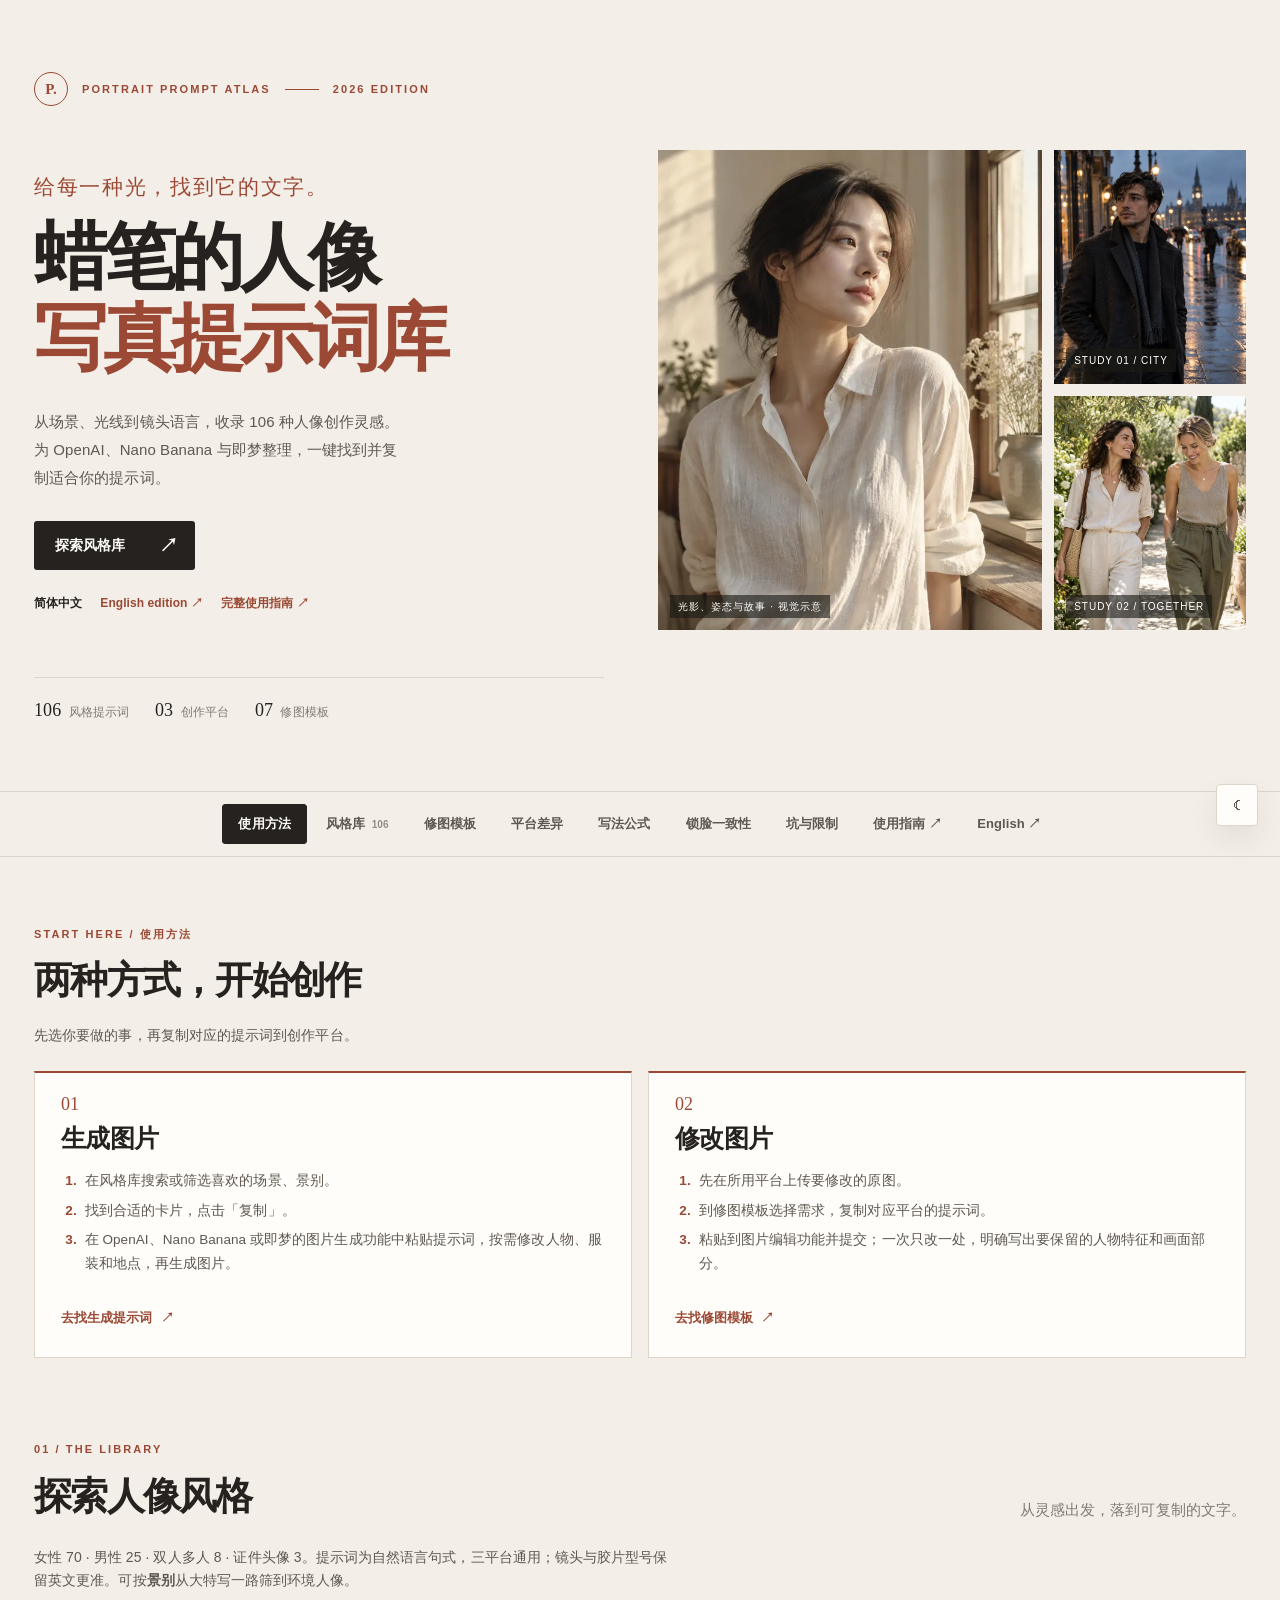
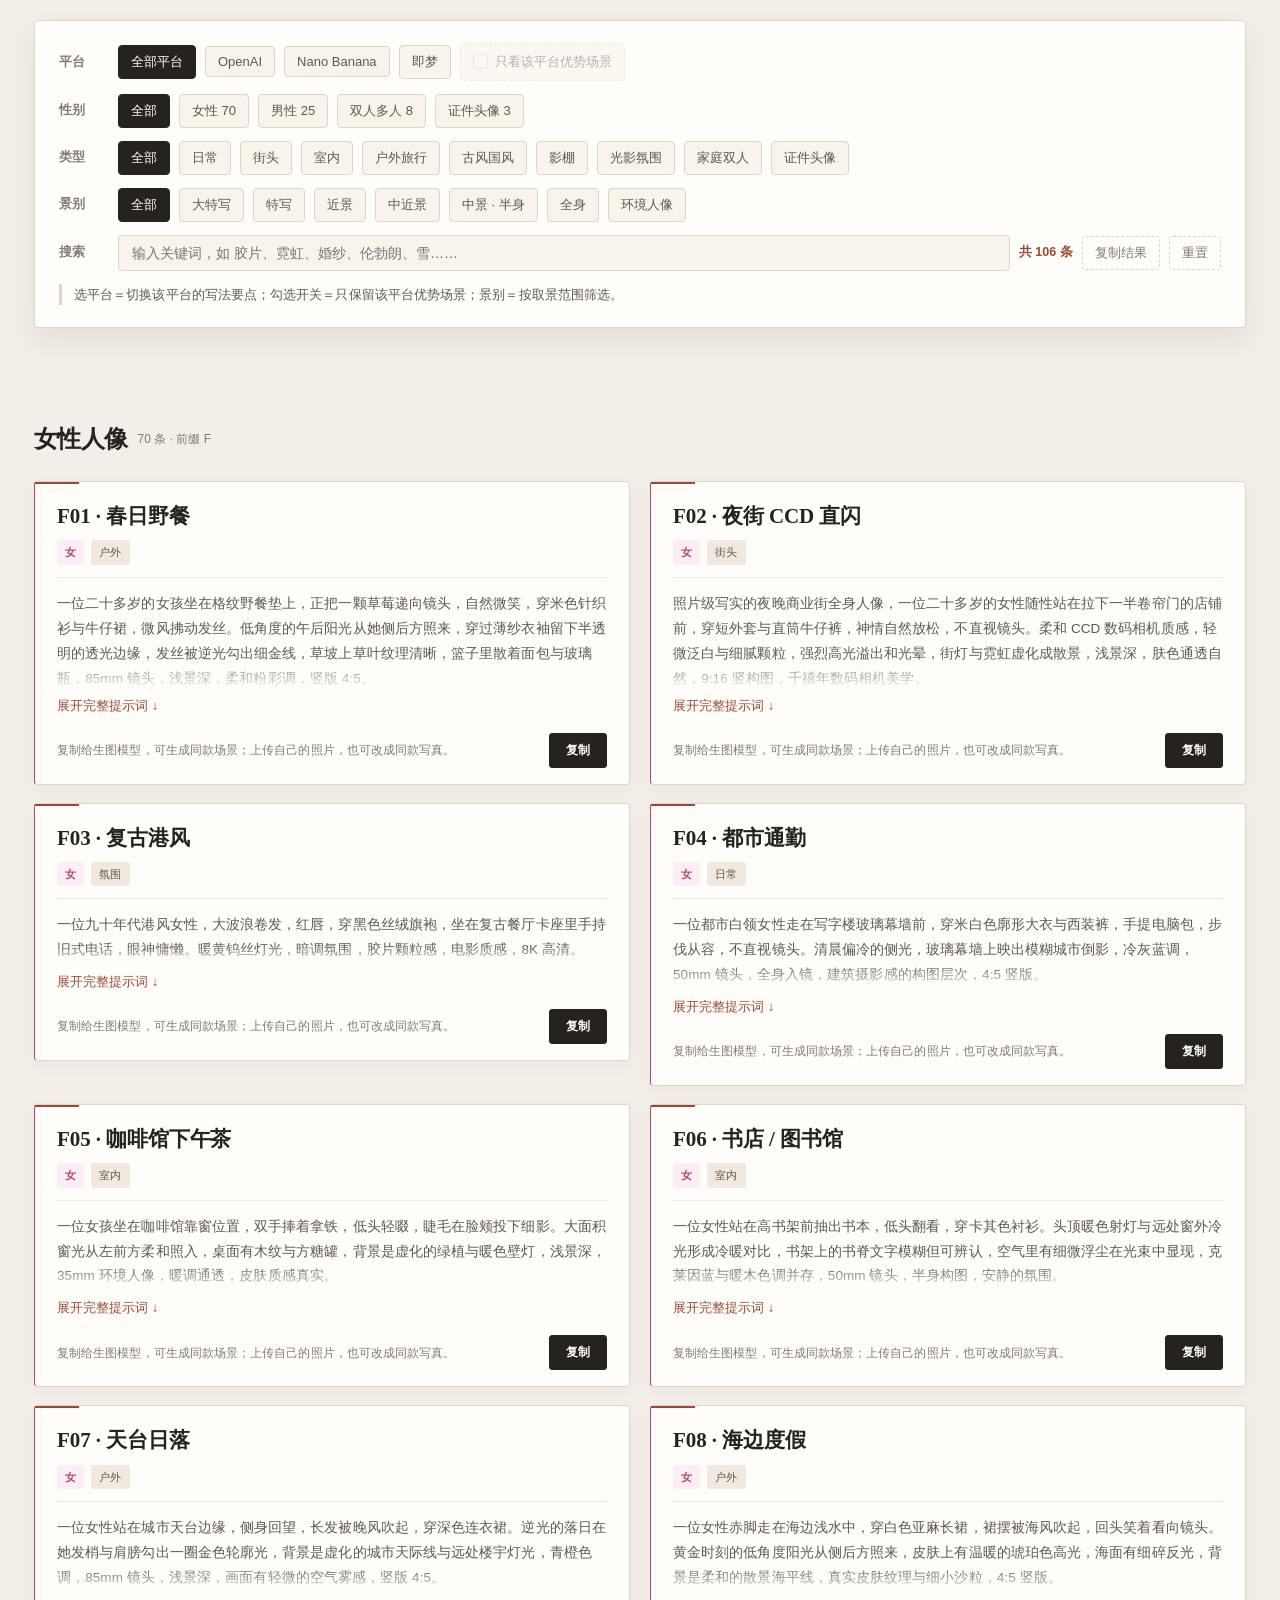
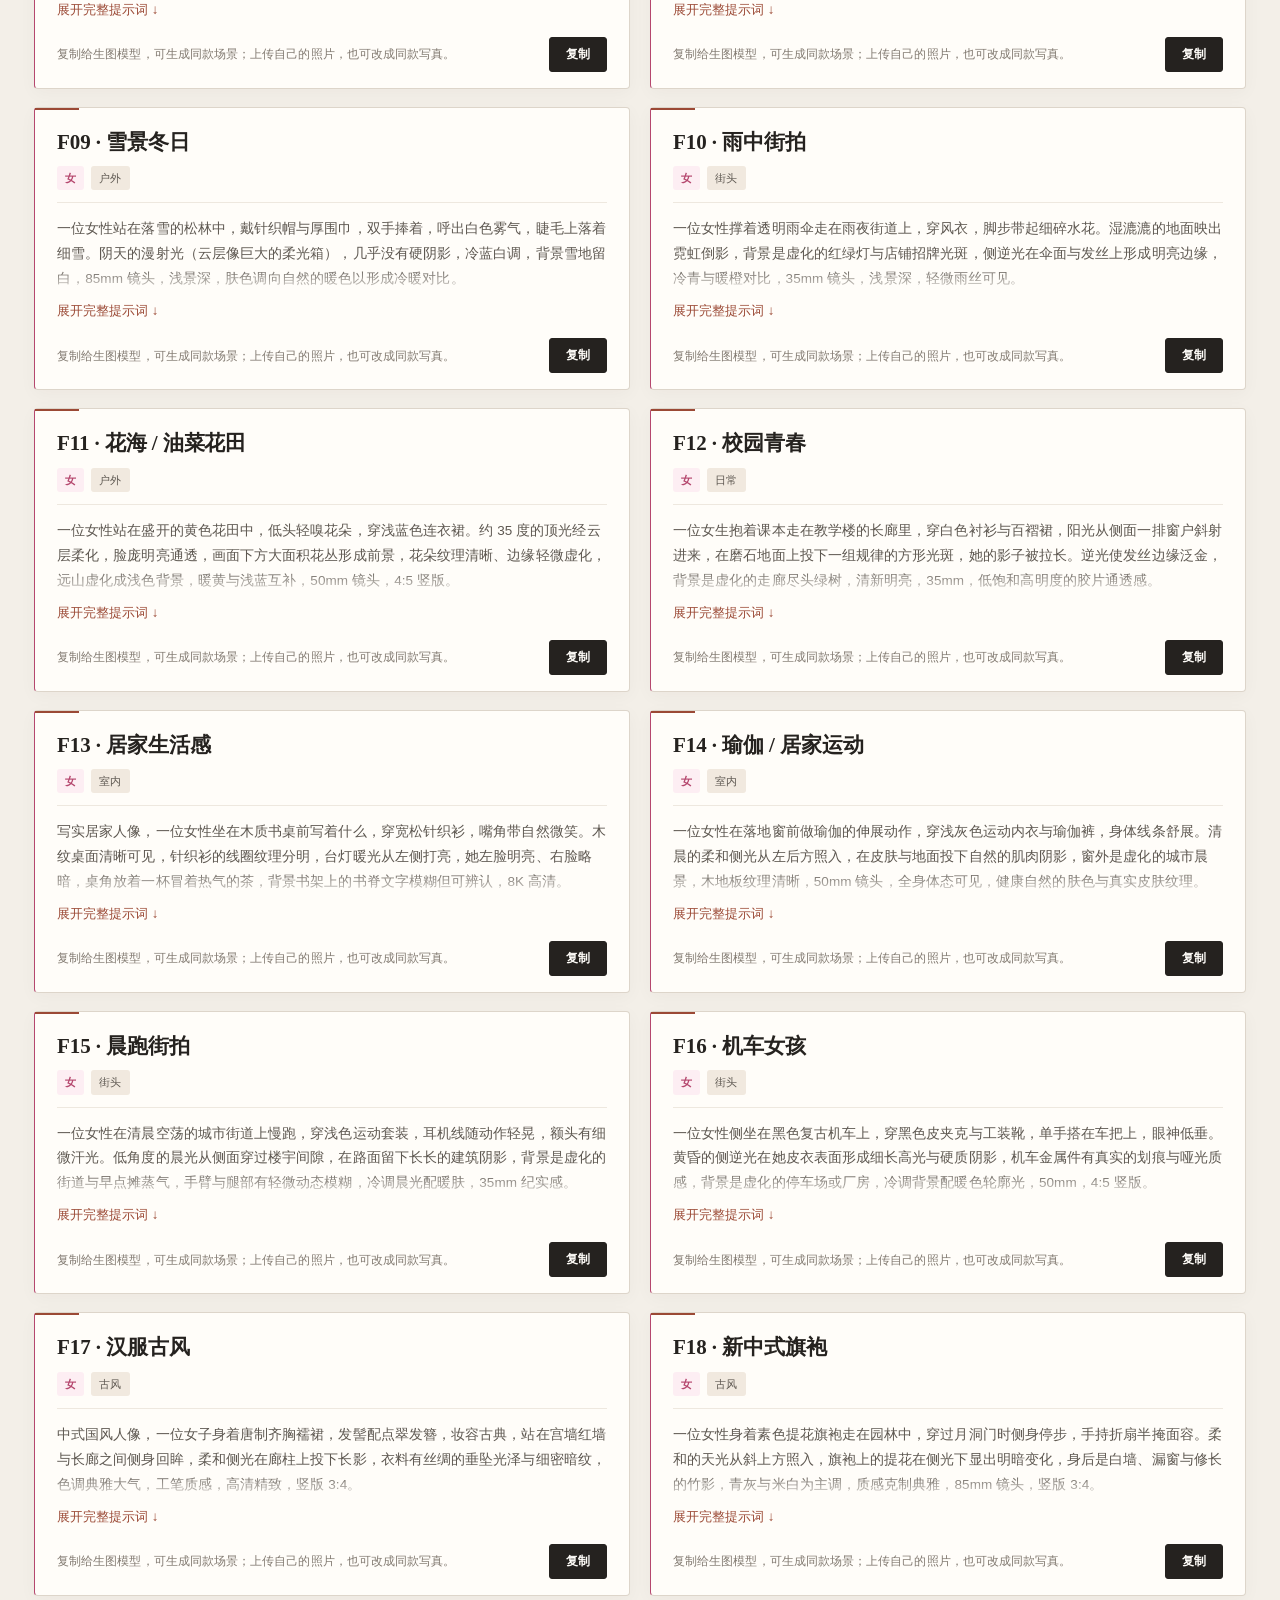
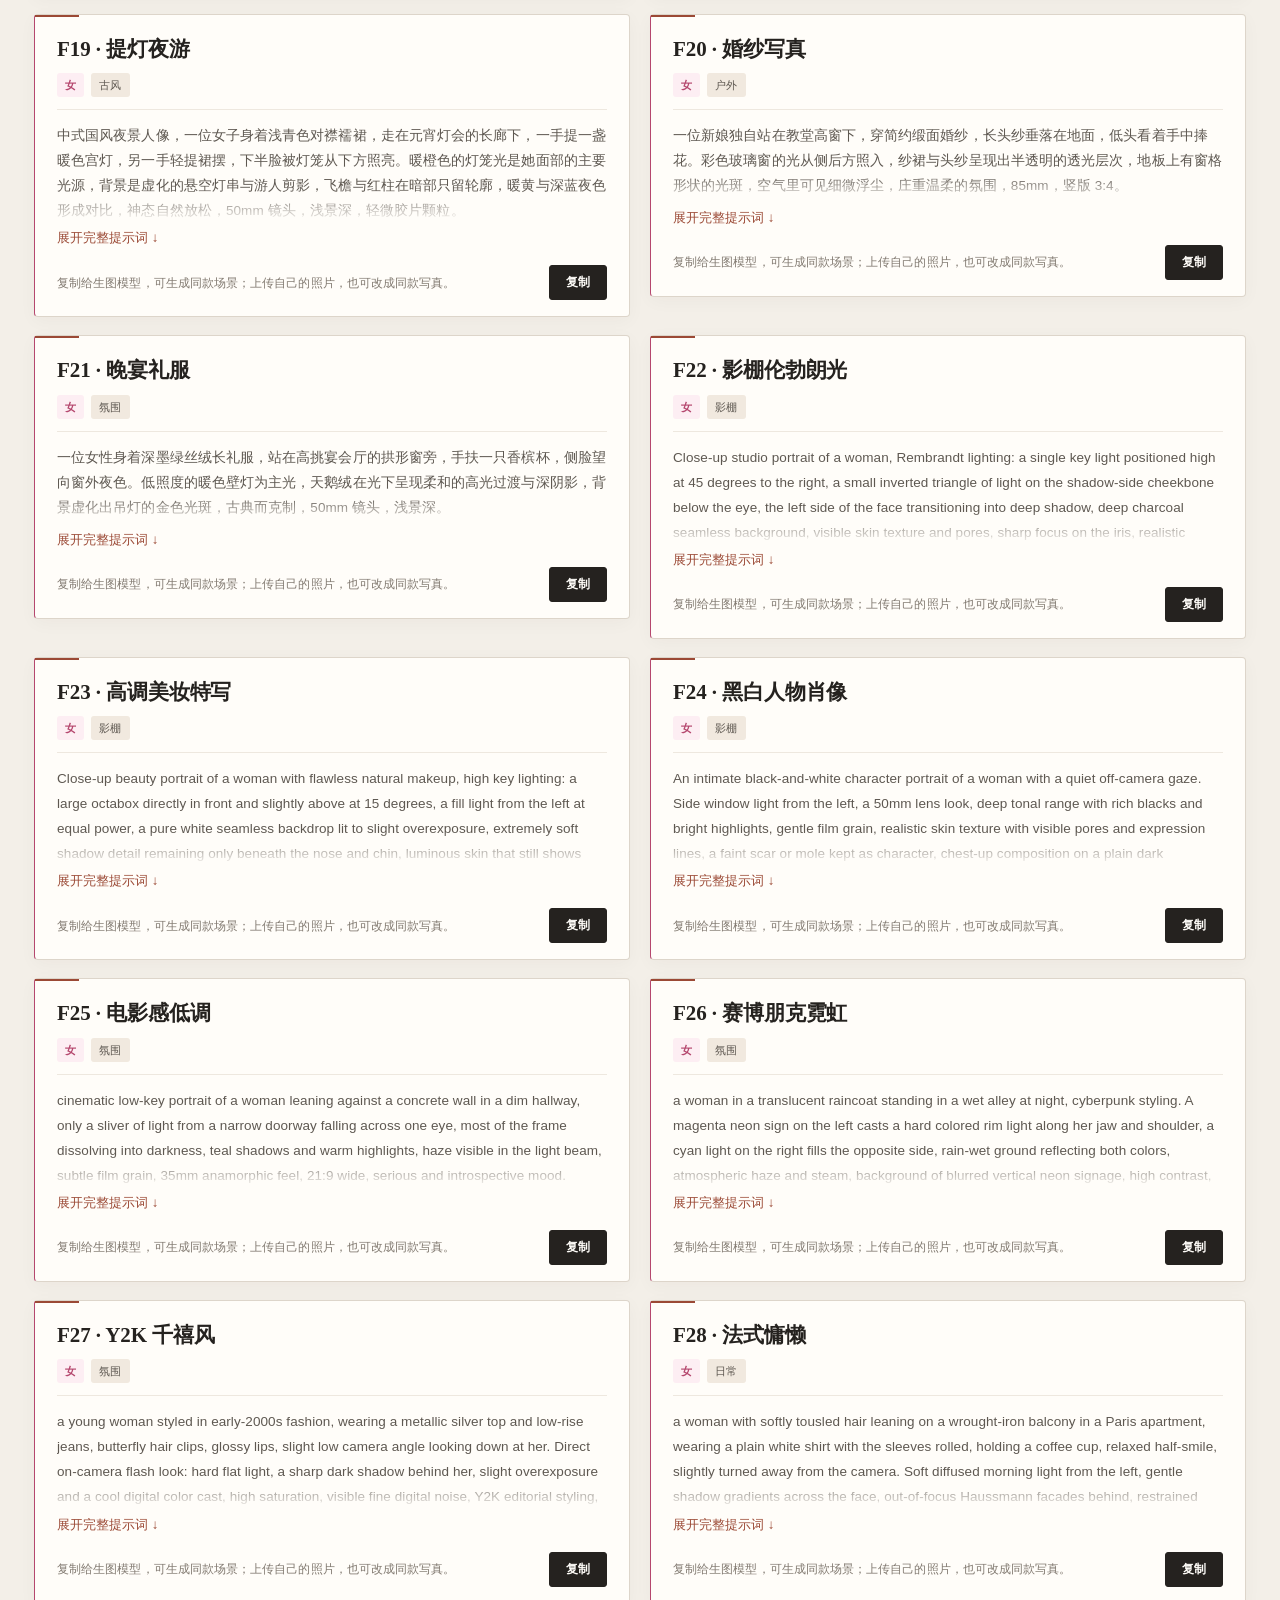
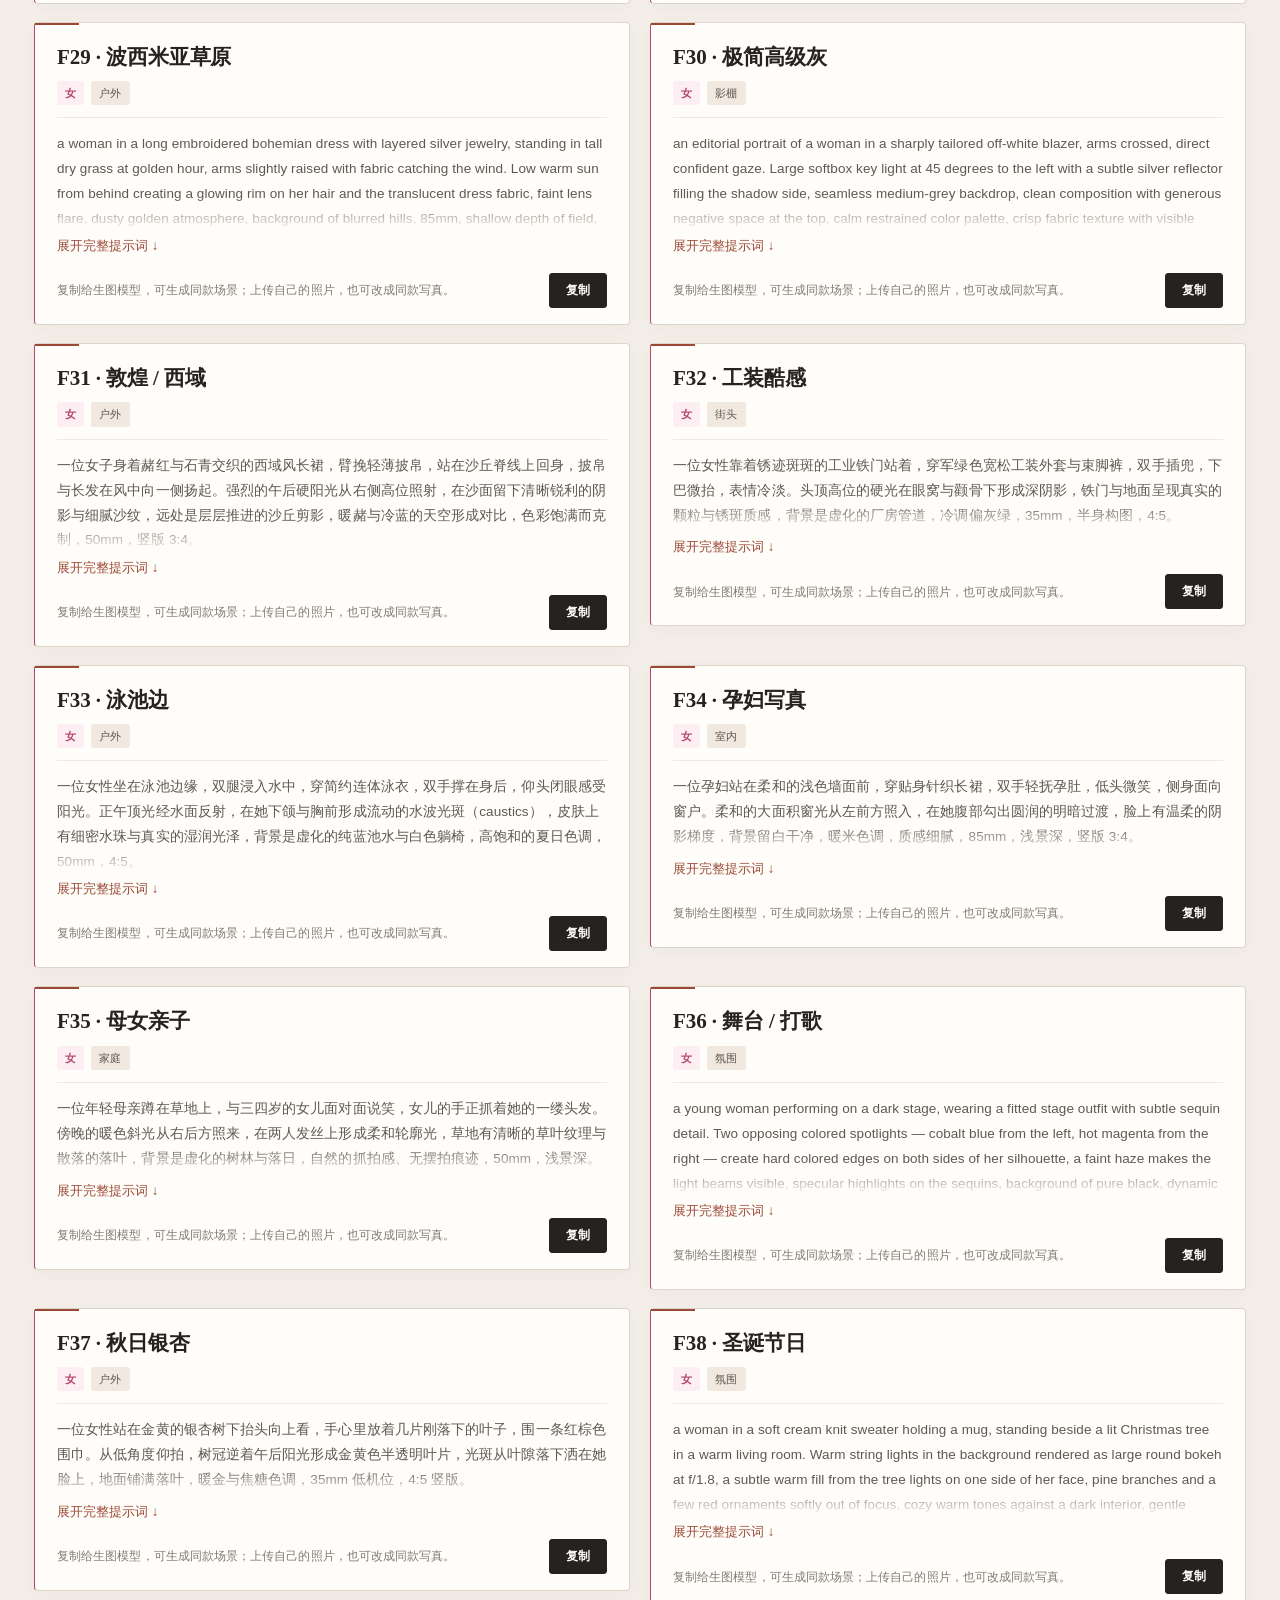
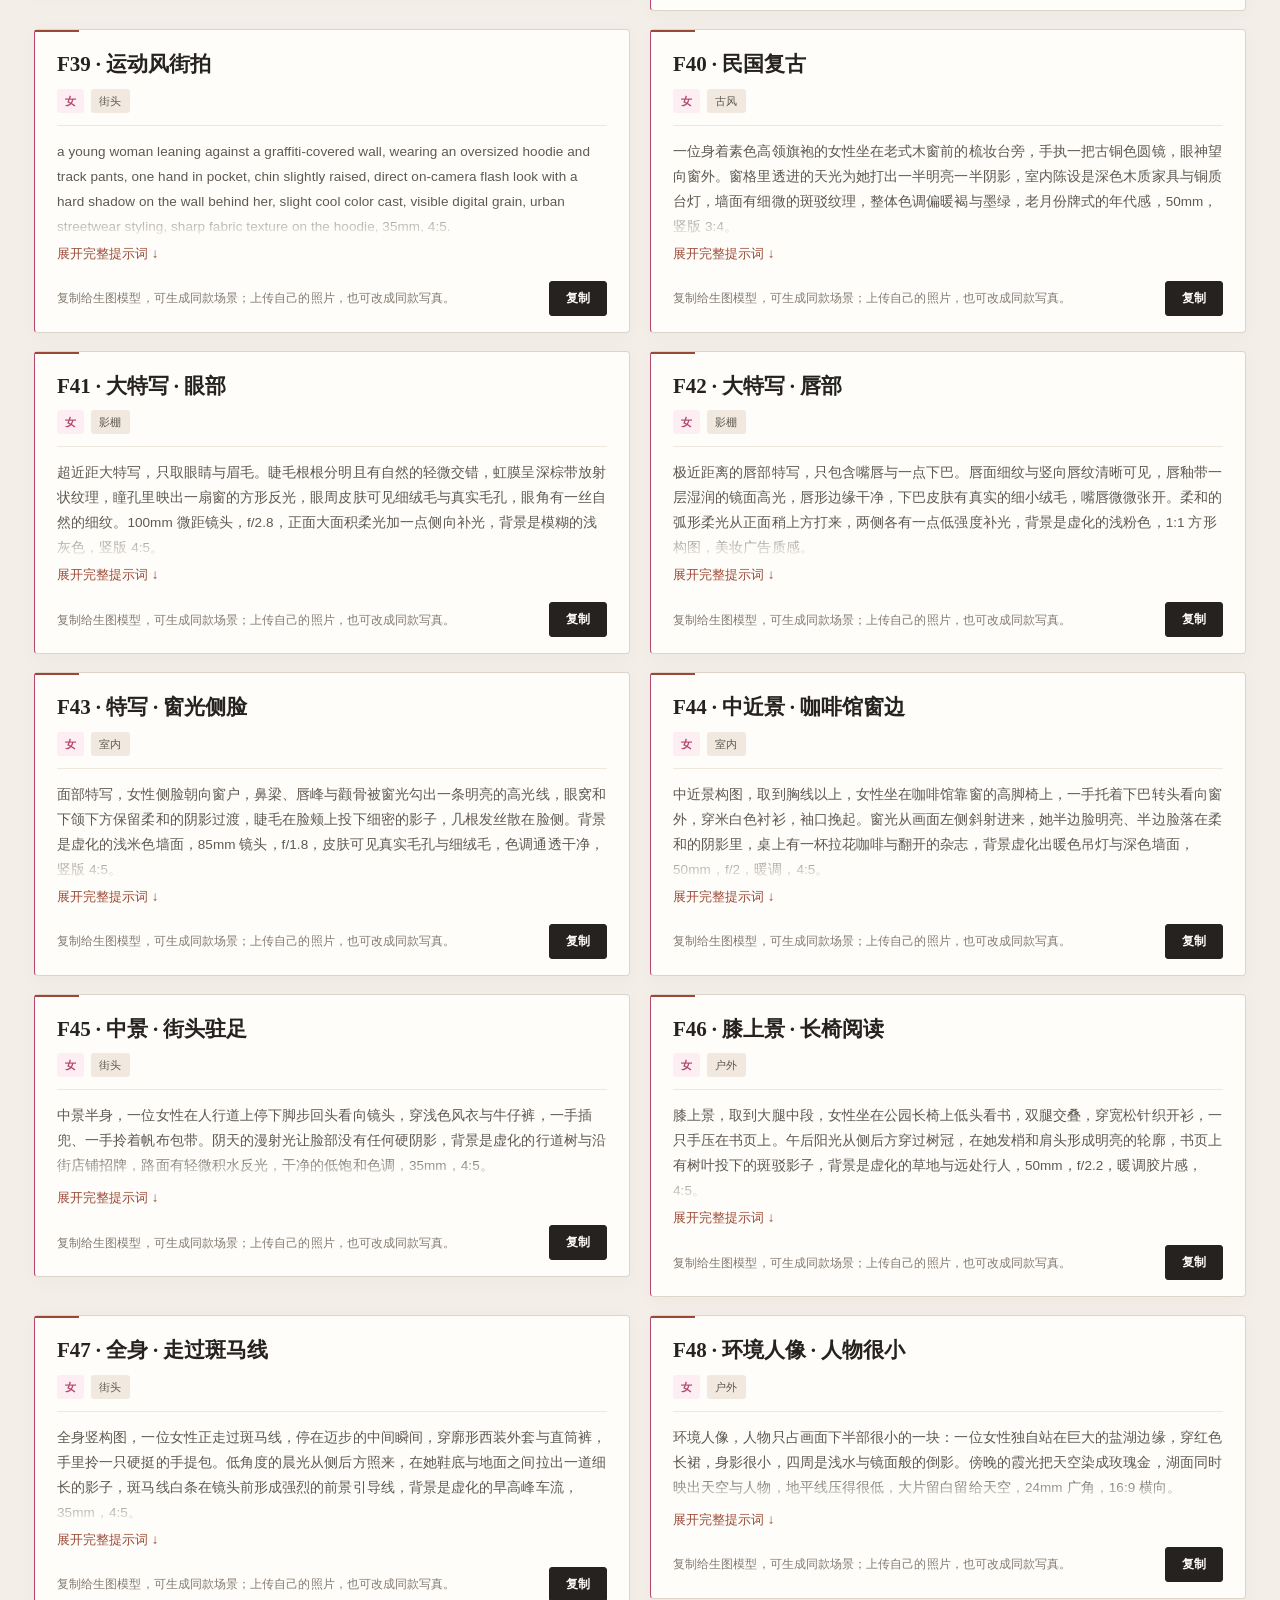
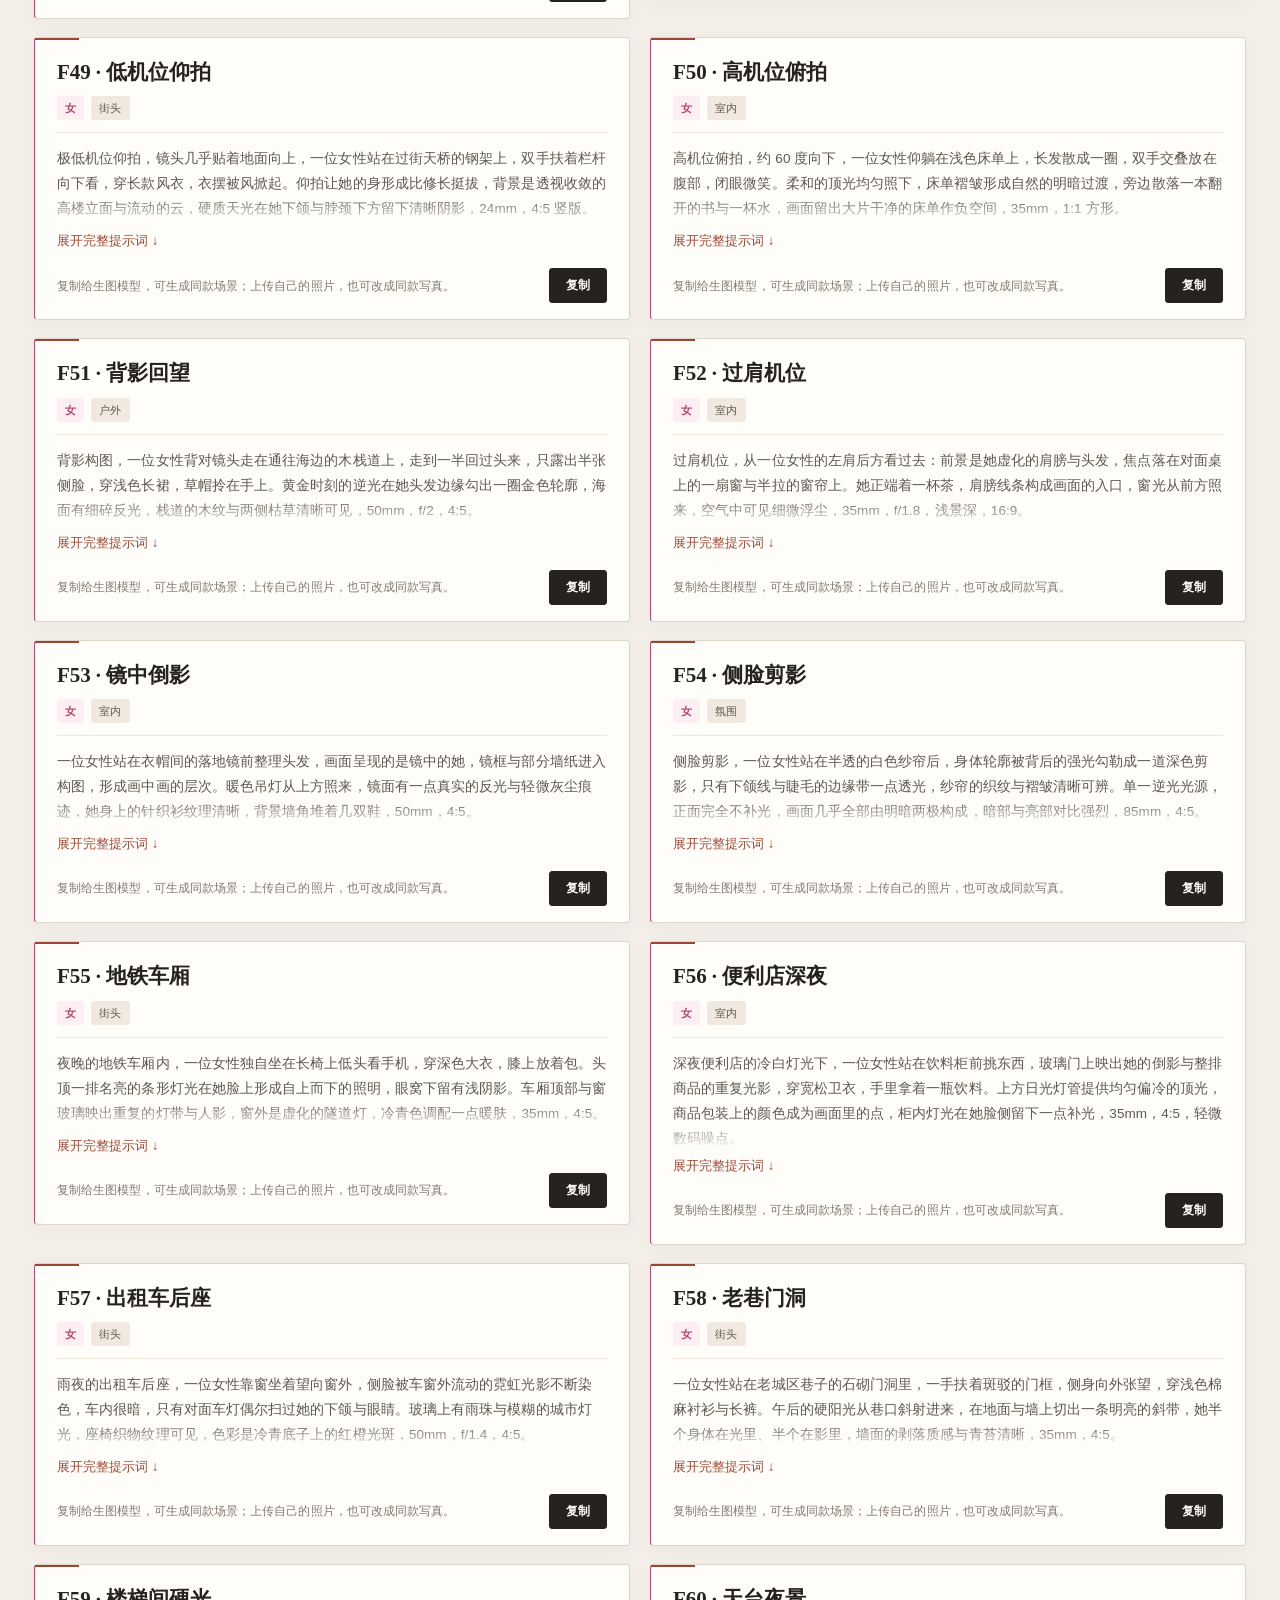
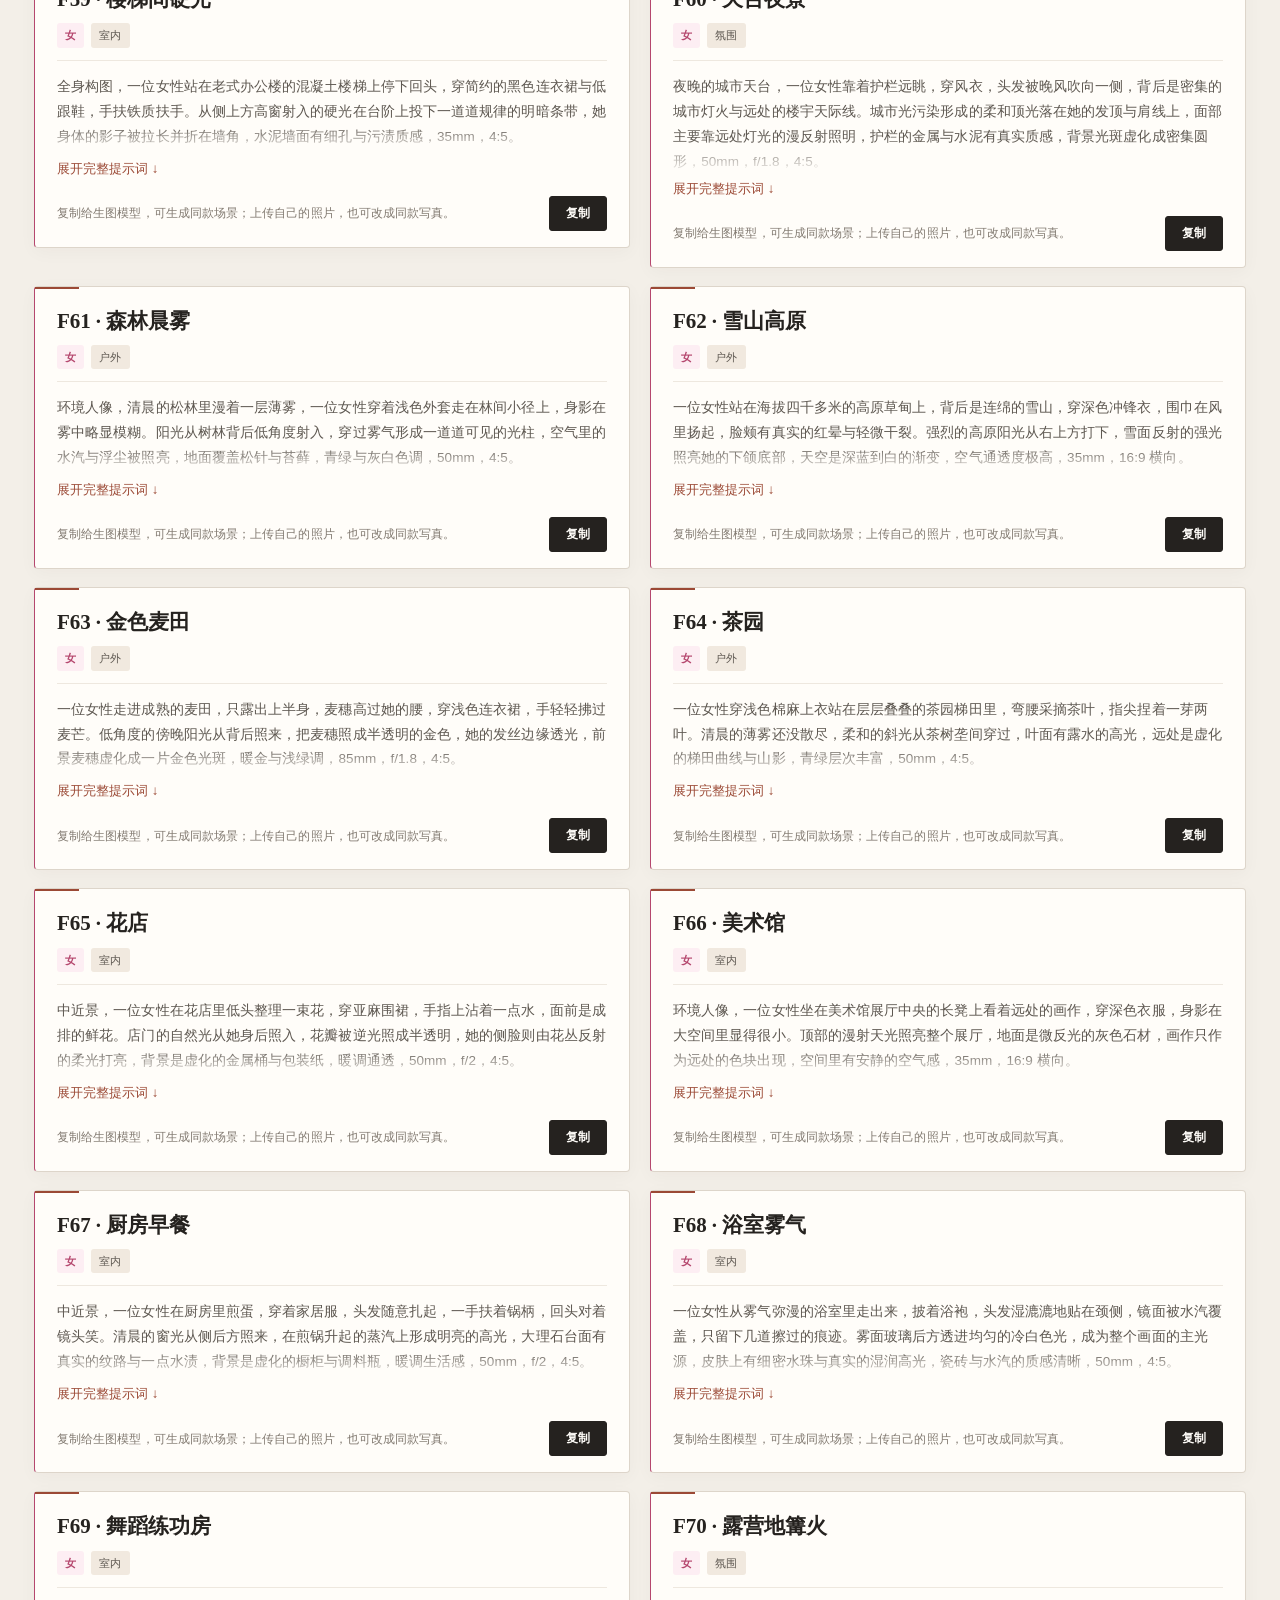
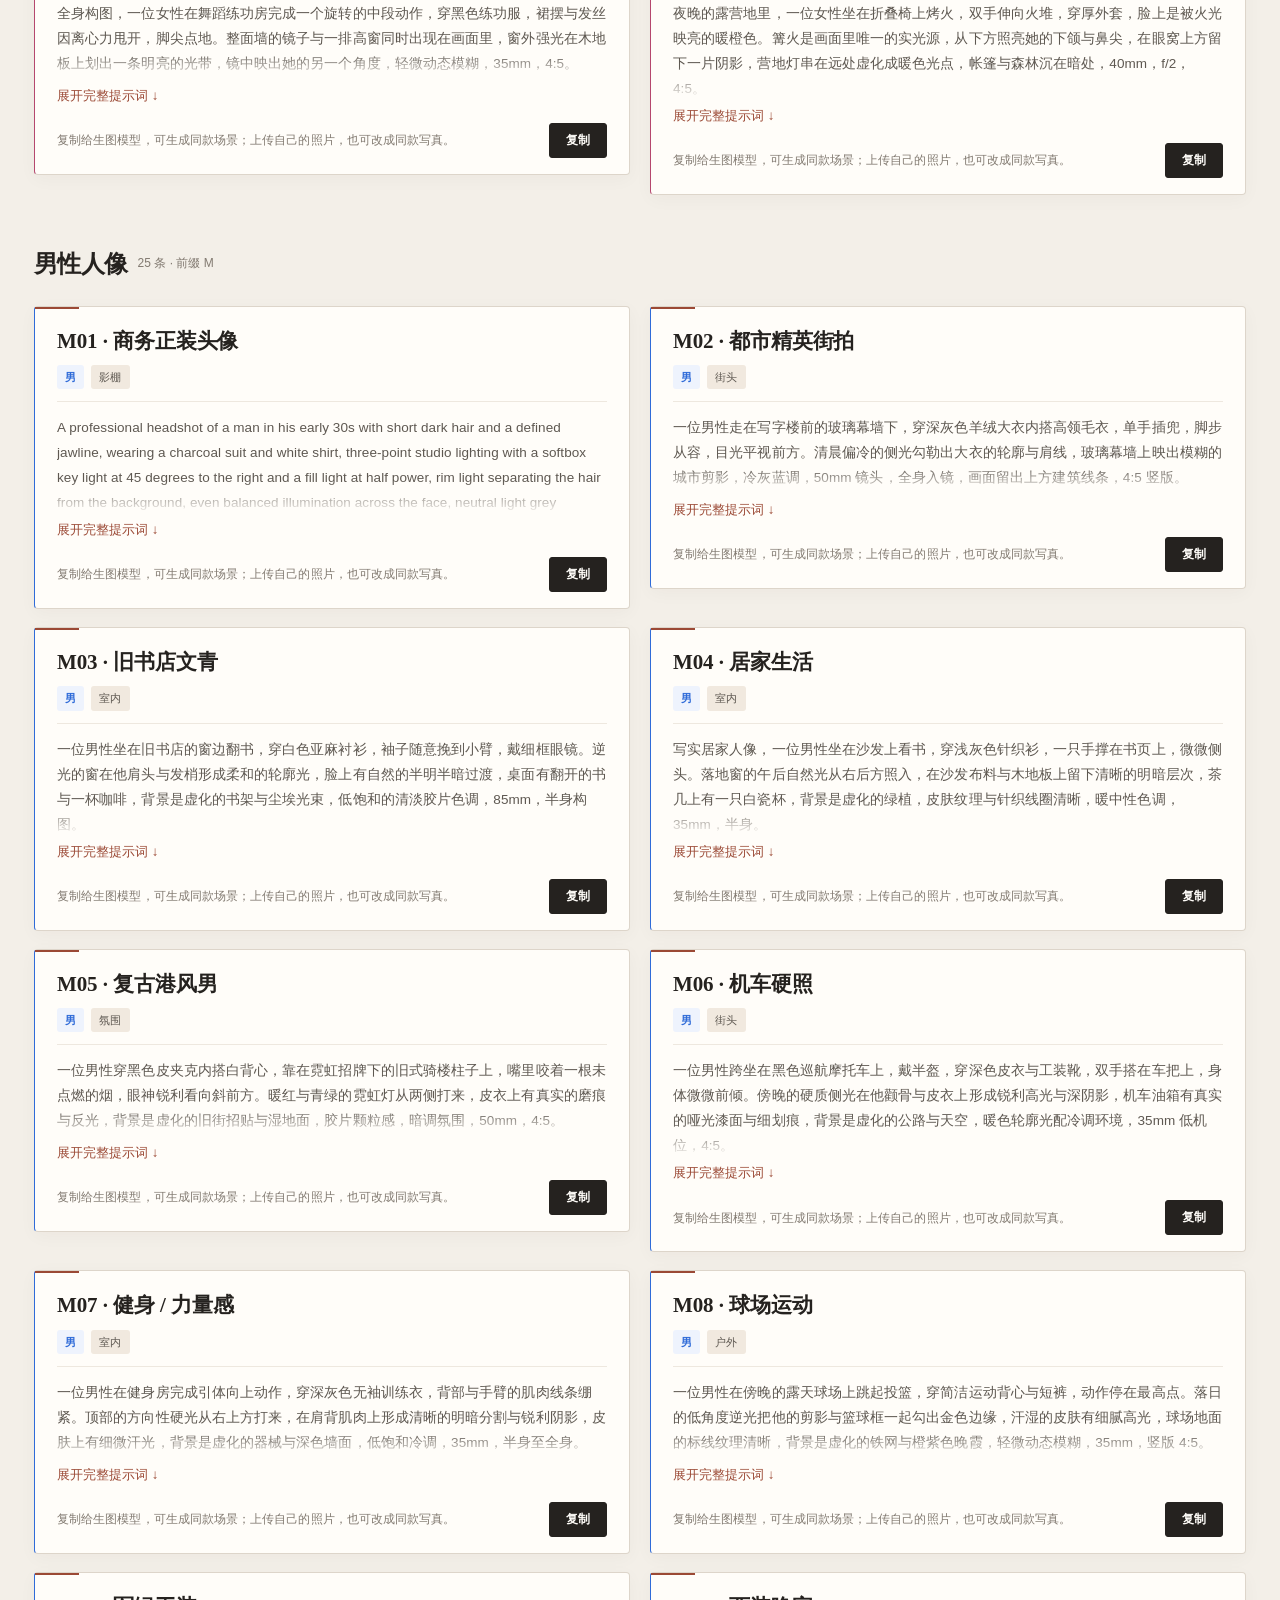
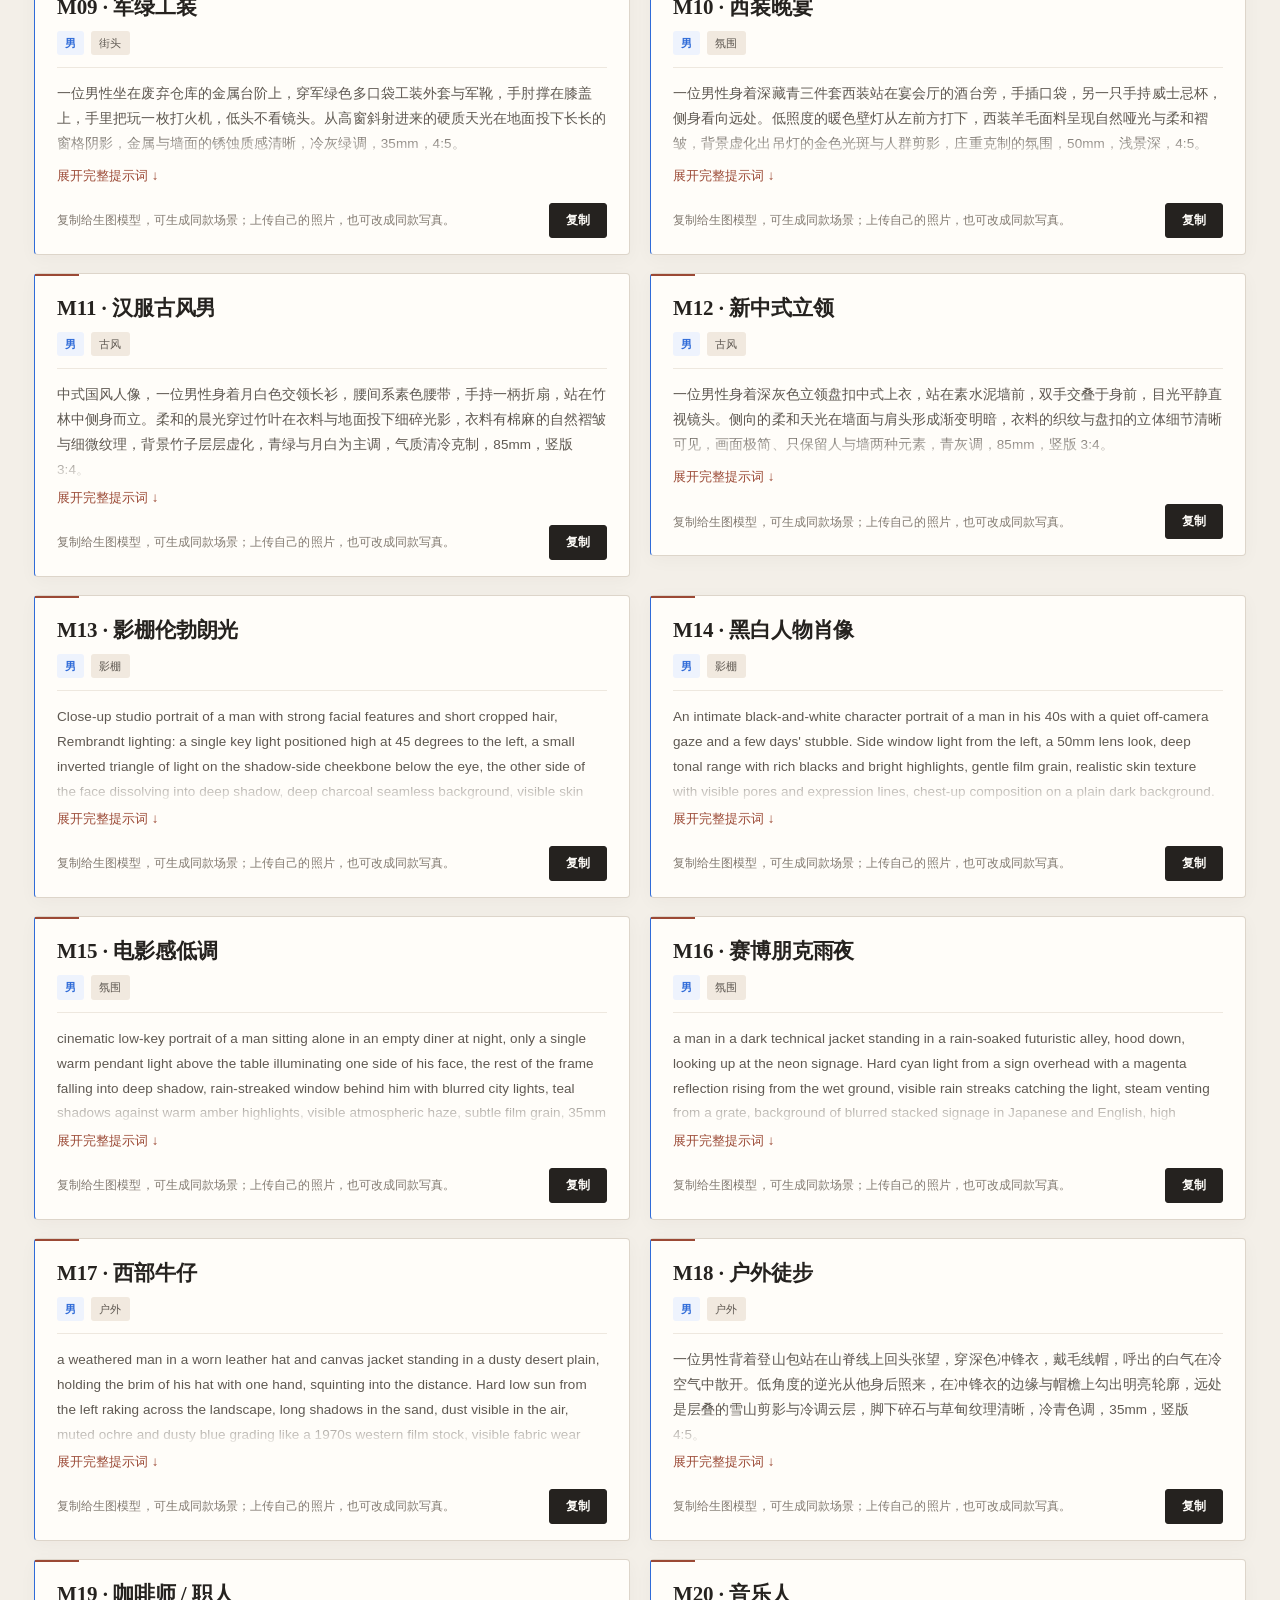
<file: index.html>
<!DOCTYPE html>
<html lang="zh-CN">
<head>
<meta charset="UTF-8">
<meta name="viewport" content="width=device-width, initial-scale=1.0, viewport-fit=cover">
<title>蜡笔的人像写真提示词库 · 106 种创作灵感</title>
<meta name="description" content="蜡笔的人像写真提示词库：探索 106 种人像写真风格，按场景、景别和平台快速筛选、复制提示词。">
<meta name="google-site-verification" content="X3WxfFofgS-Y13m36jrj0iVB6c9GT__wFqAGk1hALJY">
<link rel="canonical" href="https://prompt.crayonai.eu.org/">
<link rel="alternate" hreflang="zh-CN" href="https://prompt.crayonai.eu.org/">
<link rel="alternate" hreflang="en" href="https://prompt.crayonai.eu.org/en/">
<link rel="alternate" hreflang="x-default" href="https://prompt.crayonai.eu.org/">
<meta property="og:site_name" content="蜡笔的人像写真提示词库">
<meta property="og:title" content="蜡笔的人像写真提示词库">
<meta property="og:description" content="106 种人像写真风格、修图模板与平台指南。搜索场景，一键复制提示词。">
<meta property="og:type" content="website">
<meta property="og:url" content="https://prompt.crayonai.eu.org/">
<meta property="og:image" content="https://prompt.crayonai.eu.org/assets/editorial-hero.webp">
<meta property="og:image:alt" content="暖色窗光下的人像摄影视觉示意">
<meta property="og:locale" content="zh_CN">
<meta property="og:locale:alternate" content="en_US">
<meta name="twitter:card" content="summary_large_image">
<meta name="theme-color" content="#f3efe8">
<link rel="icon" type="image/svg+xml" href="/assets/favicon.svg">
<link rel="stylesheet" href="/assets/styles.css">
<script defer src="/assets/analytics.js"></script>
<script>
(function(){try{
  var t = localStorage.getItem('pp-theme');
  if(t !== 'dark' && t !== 'light'){
    t = (window.matchMedia && matchMedia('(prefers-color-scheme:dark)').matches) ? 'dark' : 'light';
  }
  document.documentElement.dataset.theme = t;
}catch(e){}})();
</script>
</head>
<body>
<a class="skip-link" href="#s4">跳转到风格库</a>
<div id="prog" aria-hidden="true"></div>
<div class="wrap">

<header class="top">
  <div class="hero-copy">
    <div class="eyebrow"><span class="brand-mark">P.</span> PORTRAIT PROMPT ATLAS <span class="eyebrow-rule"></span> 2026 EDITION</div>
    <p class="hero-kicker">给每一种光，找到它的文字。</p>
    <h1>蜡笔的人像<br><em>写真提示词库</em></h1>
    <p class="sub">从场景、光线到镜头语言，收录 106 种人像创作灵感。为 OpenAI、Nano Banana 与即梦整理，一键找到并复制适合你的提示词。</p>
    <a class="hero-cta" href="#filter">探索风格库 <span aria-hidden="true">↗</span></a>
    <div class="utility-links"><span aria-current="page">简体中文</span><a href="/en/" lang="en">English edition ↗</a><a href="/guide/">完整使用指南 ↗</a></div>
    <div class="hero-meta"><span><b>106</b> 风格提示词</span><span><b>03</b> 创作平台</span><span><b>07</b> 修图模板</span></div>
  </div>
  <div class="hero-visual" aria-label="人像摄影风格视觉示意">
    <figure class="hero-main"><img src="/assets/editorial-hero.webp" alt="暖色窗光下的人像摄影视觉示意" fetchpriority="high"><figcaption>光影、姿态与故事 · 视觉示意</figcaption></figure>
    <figure class="hero-side hero-side-one"><img src="/assets/editorial-city.webp" alt="雨夜街头人像视觉示意" loading="lazy"><figcaption>STUDY 01 / CITY</figcaption></figure>
    <figure class="hero-side hero-side-two"><img src="/assets/editorial-together.webp" alt="户外双人人像视觉示意" loading="lazy"><figcaption>STUDY 02 / TOGETHER</figcaption></figure>
  </div>
</header>

<nav class="topbar" id="topbar">
  <a href="#how">使用方法</a>
  <a href="#s4">风格库 <small>106</small></a>
  <a href="#s5">修图模板</a>
  <a href="#s1">平台差异</a>
  <a href="#s2">写法公式</a>
  <a href="#s6">锁脸一致性</a>
  <a href="#s7">坑与限制</a>
  <a href="/guide/">使用指南 ↗</a>
  <a href="/en/" lang="en">English ↗</a>
</nav>

<section class="how-section" id="how" aria-labelledby="how-title">
  <div class="section-heading"><div><span class="section-index">START HERE / 使用方法</span><h2 id="how-title">两种方式，开始创作</h2></div></div>
  <p class="how-intro">先选你要做的事，再复制对应的提示词到创作平台。</p>
  <div class="how-grid">
    <div class="how-card">
      <span class="how-number" aria-hidden="true">01</span>
      <h3>生成图片</h3>
      <ol>
        <li>在风格库搜索或筛选喜欢的场景、景别。</li>
        <li>找到合适的卡片，点击「复制」。</li>
        <li>在 OpenAI、Nano Banana 或即梦的图片生成功能中粘贴提示词，按需修改人物、服装和地点，再生成图片。</li>
      </ol>
      <a href="#filter">去找生成提示词 <span aria-hidden="true">↗</span></a>
    </div>
    <div class="how-card">
      <span class="how-number" aria-hidden="true">02</span>
      <h3>修改图片</h3>
      <ol>
        <li>先在所用平台上传要修改的原图。</li>
        <li>到修图模板选择需求，复制对应平台的提示词。</li>
        <li>粘贴到图片编辑功能并提交；一次只改一处，明确写出要保留的人物特征和画面部分。</li>
      </ol>
      <a href="#s5">去找修图模板 <span aria-hidden="true">↗</span></a>
    </div>
  </div>
</section>

<!-- ========== 1 风格库 106 条 ========== -->
<section id="s4">
  <div class="section-heading"><div><span class="section-index">01 / THE LIBRARY</span><h2>探索人像风格</h2></div><span class="section-aside">从灵感出发，落到可复制的文字。</span></div>
  <div class="lead">女性 70 · 男性 25 · 双人多人 8 · 证件头像 3。提示词为自然语言句式，三平台通用；镜头与胶片型号保留英文更准。可按<b>景别</b>从大特写一路筛到环境人像。</div>

  <div class="filter-panel" id="filter">
    <button class="fToggle" id="fToggle" type="button" aria-expanded="true">
      筛选条件<span class="fSum" id="fSum">全部</span><span class="fCaret" aria-hidden="true">▾</span>
    </button>
    <div class="frow">
      <span class="lab">平台</span>
      <button class="chip on" data-f="plat" data-v="all">全部平台</button>
      <button class="chip" data-f="plat" data-v="oai">OpenAI</button>
      <button class="chip" data-f="plat" data-v="nb">Nano Banana</button>
      <button class="chip" data-f="plat" data-v="jm">即梦</button>
      <label class="chkwrap dis" id="chkwrap"><input type="checkbox" id="onlyStar" disabled>只看该平台优势场景</label>
    </div>
    <div class="frow">
      <span class="lab">性别</span>
      <button class="chip on" data-f="sex" data-v="all">全部</button>
      <button class="chip" data-f="sex" data-v="f">女性 70</button>
      <button class="chip" data-f="sex" data-v="m">男性 25</button>
      <button class="chip" data-f="sex" data-v="c">双人多人 8</button>
      <button class="chip" data-f="sex" data-v="id">证件头像 3</button>
    </div>
    <div class="frow">
      <span class="lab">类型</span>
      <button class="chip on" data-f="cat" data-v="all">全部</button>
      <button class="chip" data-f="cat" data-v="日常">日常</button>
      <button class="chip" data-f="cat" data-v="街头">街头</button>
      <button class="chip" data-f="cat" data-v="室内">室内</button>
      <button class="chip" data-f="cat" data-v="户外">户外旅行</button>
      <button class="chip" data-f="cat" data-v="古风">古风国风</button>
      <button class="chip" data-f="cat" data-v="影棚">影棚</button>
      <button class="chip" data-f="cat" data-v="氛围">光影氛围</button>
      <button class="chip" data-f="cat" data-v="家庭">家庭双人</button>
      <button class="chip" data-f="cat" data-v="证件">证件头像</button>
    </div>
    <div class="frow">
      <span class="lab">景别</span>
      <button class="chip on" data-f="shot" data-v="all">全部</button>
      <button class="chip" data-f="shot" data-v="大特写">大特写</button>
      <button class="chip" data-f="shot" data-v="特写">特写</button>
      <button class="chip" data-f="shot" data-v="近景">近景</button>
      <button class="chip" data-f="shot" data-v="中近景">中近景</button>
      <button class="chip" data-f="shot" data-v="中景">中景 · 半身</button>
      <button class="chip" data-f="shot" data-v="全身">全身</button>
      <button class="chip" data-f="shot" data-v="环境">环境人像</button>
    </div>
    <div class="frow" id="qrow">
      <span class="lab">搜索</span>
      <input id="q" type="search" placeholder="输入关键词，如 胶片、霓虹、婚纱、伦勃朗、雪……" aria-label="搜索提示词">
      <span id="count" aria-live="polite">共 106 条</span>
      <button class="chip act" id="copyAll" type="button" title="复制当前筛选出的全部提示词">复制结果</button>
      <button class="chip act" id="reset" type="button" title="清空搜索与筛选条件（按 R 键同效）">重置</button>
    </div>
    <div class="tipbox" id="tipbox"></div>
    <div class="note" style="margin:12px 0 0;">选平台＝切换该平台的写法要点；勾选开关＝只保留该平台优势场景；景别＝按取景范围筛选。</div>
  </div>

  <!-- ---------- 女性 ---------- -->
  <div class="cat-group" data-sex="f">
  <h3>女性人像 <span class="hint">70 条 · 前缀 F</span></h3>

  <article class="style-card f" data-sex="f" data-cat="日常">
    <div class="card-h"><span class="t">F01 · 春日野餐</span><span class="tag f">女</span><span class="tag">户外</span></div>
    <div class="prompt"><button class="copy">复制</button><pre>一位二十多岁的女孩坐在格纹野餐垫上，正把一颗草莓递向镜头，自然微笑，穿米色针织衫与牛仔裙，微风拂动发丝。低角度的午后阳光从她侧后方照来，穿过薄纱衣袖留下半透明的透光边缘，发丝被逆光勾出细金线，草坡上草叶纹理清晰，篮子里散着面包与玻璃瓶，85mm 镜头，浅景深，柔和粉彩调，竖版 4:5。</pre></div>
    <div class="note">要点是<b>光要有方向</b>（低角度斜射的逆光）+ <b>一个具体动作</b>（递草莓）。三家都吃这一套。</div>
  </article>

  <article class="style-card f" data-sex="f" data-cat="街头">
    <div class="card-h"><span class="t">F02 · 夜街 CCD 直闪</span><span class="tag f">女</span><span class="tag">街头</span></div>
    <div class="prompt"><button class="copy">复制</button><pre>照片级写实的夜晚商业街全身人像，一位二十多岁的女性随性站在拉下一半卷帘门的店铺前，穿短外套与直筒牛仔裤，神情自然放松，不直视镜头。柔和 CCD 数码相机质感，轻微泛白与细腻颗粒，强烈高光溢出和光晕，街灯与霓虹虚化成散景，浅景深，肤色通透自然，9:16 竖构图，千禧年数码相机美学。</pre></div>
    <div class="note">CCD 感 = <b>轻微泛白 + 高光溢出 + 颗粒</b>，三个缺一就沦为普通夜景。</div>
  </article>

  <article class="style-card f" data-sex="f" data-cat="氛围">
    <div class="card-h"><span class="t">F03 · 复古港风</span><span class="tag f">女</span><span class="tag">氛围</span></div>
    <div class="prompt"><button class="copy">复制</button><pre>一位九十年代港风女性，大波浪卷发，红唇，穿黑色丝绒旗袍，坐在复古餐厅卡座里手持旧式电话，眼神慵懒。暖黄钨丝灯光，暗调氛围，胶片颗粒感，电影质感，8K 高清。</pre></div>
    <div class="note"><b>「胶片颗粒感 + 暗调氛围」是港风的底色</b>。Nano Banana 上加 <code>film noir</code> 会更浓；即梦上可加「复古港片」触发年代联想。</div>
  </article>

  <article class="style-card f" data-sex="f" data-cat="日常">
    <div class="card-h"><span class="t">F04 · 都市通勤</span><span class="tag f">女</span><span class="tag">日常</span></div>
    <div class="prompt"><button class="copy">复制</button><pre>一位都市白领女性走在写字楼玻璃幕墙前，穿米白色廓形大衣与西装裤，手提电脑包，步伐从容，不直视镜头。清晨偏冷的侧光，玻璃幕墙上映出模糊城市倒影，冷灰蓝调，50mm 镜头，全身入镜，建筑摄影感的构图层次，4:5 竖版。</pre></div>
    <div class="note">都市感来自<b>「冷调 + 硬质建筑反光」</b>，别用暖光，一暖就变成度假照。</div>
  </article>

  <article class="style-card f" data-sex="f" data-cat="室内">
    <div class="card-h"><span class="t">F05 · 咖啡馆下午茶</span><span class="tag f">女</span><span class="tag">室内</span></div>
    <div class="prompt"><button class="copy">复制</button><pre>一位女孩坐在咖啡馆靠窗位置，双手捧着拿铁，低头轻啜，睫毛在脸颊投下细影。大面积窗光从左前方柔和照入，桌面有木纹与方糖罐，背景是虚化的绿植与暖色壁灯，浅景深，35mm 环境人像，暖调通透，皮肤质感真实。</pre></div>
    <div class="note">室内人像的生机来自<b>「窗光方向 + 桌面小道具」</b>，空手坐着最像摆拍。</div>
  </article>

  <article class="style-card f" data-sex="f" data-cat="室内">
    <div class="card-h"><span class="t">F06 · 书店 / 图书馆</span><span class="tag f">女</span><span class="tag">室内</span></div>
    <div class="prompt"><button class="copy">复制</button><pre>一位女性站在高书架前抽出书本，低头翻看，穿卡其色衬衫。头顶暖色射灯与远处窗外冷光形成冷暖对比，书架上的书脊文字模糊但可辨认，空气里有细微浮尘在光束中显现，克莱因蓝与暖木色调并存，50mm 镜头，半身构图，安静的氛围。</pre></div>
    <div class="note">加一句<b>「光束中的浮尘」</b>，画面立刻有空气感，这是最省力的高级感写法。</div>
  </article>

  <article class="style-card f" data-sex="f" data-cat="户外">
    <div class="card-h"><span class="t">F07 · 天台日落</span><span class="tag f">女</span><span class="tag">户外</span></div>
    <div class="prompt"><button class="copy">复制</button><pre>一位女性站在城市天台边缘，侧身回望，长发被晚风吹起，穿深色连衣裙。逆光的落日在她发梢与肩膀勾出一圈金色轮廓光，背景是虚化的城市天际线与远处楼宇灯光，青橙色调，85mm 镜头，浅景深，画面有轻微的空气雾感，竖版 4:5。</pre></div>
    <div class="note">逆光人像的关键是<b>轮廓光（rim light）</b>，明确写出来，否则脸会变成剪影。</div>
  </article>

  <article class="style-card f" data-sex="f" data-cat="户外">
    <div class="card-h"><span class="t">F08 · 海边度假</span><span class="tag f">女</span><span class="tag">户外</span></div>
    <div class="prompt"><button class="copy">复制</button><pre>一位女性赤脚走在海边浅水中，穿白色亚麻长裙，裙摆被海风吹起，回头笑着看向镜头。黄金时刻的低角度阳光从侧后方照来，皮肤上有温暖的琥珀色高光，海面有细碎反光，背景是柔和的散景海平线，真实皮肤纹理与细小沙粒，4:5 竖版。</pre></div>
  </article>

  <article class="style-card f" data-sex="f" data-cat="户外">
    <div class="card-h"><span class="t">F09 · 雪景冬日</span><span class="tag f">女</span><span class="tag">户外</span></div>
    <div class="prompt"><button class="copy">复制</button><pre>一位女性站在落雪的松林中，戴针织帽与厚围巾，双手捧着，呼出白色雾气，睫毛上落着细雪。阴天的漫射光（云层像巨大的柔光箱），几乎没有硬阴影，冷蓝白调，背景雪地留白，85mm 镜头，浅景深，肤色调向自然的暖色以形成冷暖对比。</pre></div>
    <div class="note">雪景必须<b>主动要求暖肤色</b>，否则模型会把脸也一起冻成青白色，人显得病态。</div>
  </article>

  <article class="style-card f" data-sex="f" data-cat="街头">
    <div class="card-h"><span class="t">F10 · 雨中街拍</span><span class="tag f">女</span><span class="tag">街头</span></div>
    <div class="prompt"><button class="copy">复制</button><pre>一位女性撑着透明雨伞走在雨夜街道上，穿风衣，脚步带起细碎水花。湿漉漉的地面映出霓虹倒影，背景是虚化的红绿灯与店铺招牌光斑，侧逆光在伞面与发丝上形成明亮边缘，冷青与暖橙对比，35mm 镜头，浅景深，轻微雨丝可见。</pre></div>
    <div class="note">透明伞是雨天街拍的解题关键——<b>挡雨但不挡光</b>，脸不会暗掉。</div>
  </article>

  <article class="style-card f" data-sex="f" data-cat="户外">
    <div class="card-h"><span class="t">F11 · 花海 / 油菜花田</span><span class="tag f">女</span><span class="tag">户外</span></div>
    <div class="prompt"><button class="copy">复制</button><pre>一位女性站在盛开的黄色花田中，低头轻嗅花朵，穿浅蓝色连衣裙。约 35 度的顶光经云层柔化，脸庞明亮通透，画面下方大面积花丛形成前景，花朵纹理清晰、边缘轻微虚化，远山虚化成浅色背景，暖黄与浅蓝互补，50mm 镜头，4:5 竖版。</pre></div>
    <div class="note">花海容易过饱和。<b>主动写「顶光经云层柔化」</b>，避免硬光下花朵变成色块。</div>
  </article>

  <article class="style-card f" data-sex="f" data-cat="日常">
    <div class="card-h"><span class="t">F12 · 校园青春</span><span class="tag f">女</span><span class="tag">日常</span></div>
    <div class="prompt"><button class="copy">复制</button><pre>一位女生抱着课本走在教学楼的长廊里，穿白色衬衫与百褶裙，阳光从侧面一排窗户斜射进来，在磨石地面上投下一组规律的方形光斑，她的影子被拉长。逆光使发丝边缘泛金，背景是虚化的走廊尽头绿树，清新明亮，35mm，低饱和高明度的胶片通透感。</pre></div>
    <div class="note"><b>「一排窗户在地面投下的规律光斑」</b>是校园走廊的签名式画面，写出来立刻有场景感。</div>
  </article>

  <article class="style-card f" data-sex="f" data-cat="室内">
    <div class="card-h"><span class="t">F13 · 居家生活感</span><span class="tag f">女</span><span class="tag">室内</span></div>
    <div class="prompt"><button class="copy">复制</button><pre>写实居家人像，一位女性坐在木质书桌前写着什么，穿宽松针织衫，嘴角带自然微笑。木纹桌面清晰可见，针织衫的线圈纹理分明，台灯暖光从左侧打亮，她左脸明亮、右脸略暗，桌角放着一杯冒着热气的茶，背景书架上的书脊文字模糊但可辨认，8K 高清。</pre></div>
    <div class="note">真实感的秘诀是<b>给每个物体加一个具体物理细节</b>——木纹、线圈、热气、书脊文字。</div>
  </article>

  <article class="style-card f" data-sex="f" data-cat="室内">
    <div class="card-h"><span class="t">F14 · 瑜伽 / 居家运动</span><span class="tag f">女</span><span class="tag">室内</span></div>
    <div class="prompt"><button class="copy">复制</button><pre>一位女性在落地窗前做瑜伽的伸展动作，穿浅灰色运动内衣与瑜伽裤，身体线条舒展。清晨的柔和侧光从左后方照入，在皮肤与地面投下自然的肌肉阴影，窗外是虚化的城市晨景，木地板纹理清晰，50mm 镜头，全身体态可见，健康自然的肤色与真实皮肤纹理。</pre></div>
    <div class="note">运动人像要<b>写清光线方向</b>，否则肌肉线条会被平光抹掉，看起来没在用力。</div>
  </article>

  <article class="style-card f" data-sex="f" data-cat="街头">
    <div class="card-h"><span class="t">F15 · 晨跑街拍</span><span class="tag f">女</span><span class="tag">街头</span></div>
    <div class="prompt"><button class="copy">复制</button><pre>一位女性在清晨空荡的城市街道上慢跑，穿浅色运动套装，耳机线随动作轻晃，额头有细微汗光。低角度的晨光从侧面穿过楼宇间隙，在路面留下长长的建筑阴影，背景是虚化的街道与早点摊蒸气，手臂与腿部有轻微动态模糊，冷调晨光配暖肤，35mm 纪实感。</pre></div>
  </article>

  <article class="style-card f" data-sex="f" data-cat="街头">
    <div class="card-h"><span class="t">F16 · 机车女孩</span><span class="tag f">女</span><span class="tag">街头</span></div>
    <div class="prompt"><button class="copy">复制</button><pre>一位女性侧坐在黑色复古机车上，穿黑色皮夹克与工装靴，单手搭在车把上，眼神低垂。黄昏的侧逆光在她皮衣表面形成细长高光与硬质阴影，机车金属件有真实的划痕与哑光质感，背景是虚化的停车场或厂房，冷调背景配暖色轮廓光，50mm，4:5 竖版。</pre></div>
    <div class="note">皮衣 + 金属的质感全靠<b>「细长高光 + 硬阴影 + 划痕」</b>三件套，只写「皮衣」会出塑料感。</div>
  </article>

  <article class="style-card f" data-sex="f" data-cat="古风">
    <div class="card-h"><span class="t">F17 · 汉服古风</span><span class="tag f">女</span><span class="tag">古风</span></div>
    <div class="prompt"><button class="copy">复制</button><pre>中式国风人像，一位女子身着唐制齐胸襦裙，发髻配点翠发簪，妆容古典，站在宫墙红墙与长廊之间侧身回眸，柔和侧光在廊柱上投下长影，衣料有丝绸的垂坠光泽与细密暗纹，色调典雅大气，工笔质感，高清精致，竖版 3:4。</pre></div>
    <div class="note">古风容易出「影楼感」，压住它的办法是<b>指定光线方向和建筑细节</b>（宫墙红、廊柱长影），而不是堆「仙气」。</div>
  </article>

  <article class="style-card f" data-sex="f" data-cat="古风">
    <div class="card-h"><span class="t">F18 · 新中式旗袍</span><span class="tag f">女</span><span class="tag">古风</span></div>
    <div class="prompt"><button class="copy">复制</button><pre>一位女性身着素色提花旗袍走在园林中，穿过月洞门时侧身停步，手持折扇半掩面容。柔和的天光从斜上方照入，旗袍上的提花在侧光下显出明暗变化，身后是白墙、漏窗与修长的竹影，青灰与米白为主调，质感克制典雅，85mm 镜头，竖版 3:4。</pre></div>
  </article>

  <article class="style-card f" data-sex="f" data-cat="古风">
    <div class="card-h"><span class="t">F19 · 提灯夜游</span><span class="tag f">女</span><span class="tag">古风</span></div>
    <div class="prompt"><button class="copy">复制</button><pre>中式国风夜景人像，一位女子身着浅青色对襟襦裙，走在元宵灯会的长廊下，一手提一盏暖色宫灯，另一手轻提裙摆，下半脸被灯笼从下方照亮。暖橙色的灯笼光是她面部的主要光源，背景是虚化的悬空灯串与游人剪影，飞檐与红柱在暗部只留轮廓，暖黄与深蓝夜色形成对比，神态自然放松，50mm 镜头，浅景深，轻微胶片颗粒。</pre></div>
    <div class="note">灯笼是极好的<b>手持光源</b>——会让脸从下方被照亮，这是夜景人像少见的生动光位；换成宫灯与中式灯会，同一套光法依然成立。</div>
  </article>

  <article class="style-card f" data-sex="f" data-cat="户外">
    <div class="card-h"><span class="t">F20 · 婚纱写真</span><span class="tag f">女</span><span class="tag">户外</span></div>
    <div class="prompt"><button class="copy">复制</button><pre>一位新娘独自站在教堂高窗下，穿简约缎面婚纱，长头纱垂落在地面，低头看着手中捧花。彩色玻璃窗的光从侧后方照入，纱裙与头纱呈现出半透明的透光层次，地板上有窗格形状的光斑，空气里可见细微浮尘，庄重温柔的氛围，85mm，竖版 3:4。</pre></div>
    <div class="note"><b>「纱裙透光」是婚纱人像的核心技术点</b>，一定要写出来，否则白裙会变成一块死白。</div>
  </article>

  <article class="style-card f" data-sex="f" data-cat="氛围">
    <div class="card-h"><span class="t">F21 · 晚宴礼服</span><span class="tag f">女</span><span class="tag">氛围</span></div>
    <div class="prompt"><button class="copy">复制</button><pre>一位女性身着深墨绿丝绒长礼服，站在高挑宴会厅的拱形窗旁，手扶一只香槟杯，侧脸望向窗外夜色。低照度的暖色壁灯为主光，天鹅绒在光下呈现柔和的高光过渡与深阴影，背景虚化出吊灯的金色光斑，古典而克制，50mm 镜头，浅景深。</pre></div>
    <div class="note">礼服人像吃<b>材质</b>：丝绒要「柔和高光过渡 + 深阴影」，缎面要「镜面高光 + 硬折痕」，写错材质等于穿错衣服。</div>
  </article>

  <article class="style-card f" data-sex="f" data-cat="影棚">
    <div class="card-h"><span class="t">F22 · 影棚伦勃朗光</span><span class="tag f">女</span><span class="tag">影棚</span></div>
    <div class="prompt"><button class="copy">复制</button><pre>Close-up studio portrait of a woman, Rembrandt lighting: a single key light positioned high at 45 degrees to the right, a small inverted triangle of light on the shadow-side cheekbone below the eye, the left side of the face transitioning into deep shadow, deep charcoal seamless background, visible skin texture and pores, sharp focus on the iris, realistic catchlight in the eye. 4:5 portrait.</pre></div>
    <div class="note">换味道只改光位词：<code>butterfly lighting</code>（美妆 / 魅惑）· <code>split lighting</code>（半明半暗、硬朗）· <code>clamshell lighting</code>（上下夹光，去眼袋与下颌阴影）· <code>high key</code> · <code>low key</code>。</div>
  </article>

  <article class="style-card f" data-sex="f" data-cat="影棚">
    <div class="card-h"><span class="t">F23 · 高调美妆特写</span><span class="tag f">女</span><span class="tag">影棚</span></div>
    <div class="prompt"><button class="copy">复制</button><pre>Close-up beauty portrait of a woman with flawless natural makeup, high key lighting: a large octabox directly in front and slightly above at 15 degrees, a fill light from the left at equal power, a pure white seamless backdrop lit to slight overexposure, extremely soft shadow detail remaining only beneath the nose and chin, luminous skin that still shows natural pores and texture, rectangular catchlights clearly visible in both eyes, dewy lips with visible texture, 1:1 square crop.</pre></div>
    <div class="note">高调光的陷阱是<b>把皮肤烧成一团白</b>。必须补一句「仍可见毛孔与皮肤纹理」，并写 <code>luminous skin</code>。</div>
  </article>

  <article class="style-card f" data-sex="f" data-cat="影棚">
    <div class="card-h"><span class="t">F24 · 黑白人物肖像</span><span class="tag f">女</span><span class="tag">影棚</span></div>
    <div class="prompt"><button class="copy">复制</button><pre>An intimate black-and-white character portrait of a woman with a quiet off-camera gaze. Side window light from the left, a 50mm lens look, deep tonal range with rich blacks and bright highlights, gentle film grain, realistic skin texture with visible pores and expression lines, a faint scar or mole kept as character, chest-up composition on a plain dark background. 4:5.</pre></div>
    <div class="note">黑白的成败在<b>影调范围</b>：别只说「黑白」，要说「深黑 + 亮部通透 + 中间调层次」。</div>
  </article>

  <article class="style-card f" data-sex="f" data-cat="氛围">
    <div class="card-h"><span class="t">F25 · 电影感低调</span><span class="tag f">女</span><span class="tag">氛围</span></div>
    <div class="prompt"><button class="copy">复制</button><pre>cinematic low-key portrait of a woman leaning against a concrete wall in a dim hallway, only a sliver of light from a narrow doorway falling across one eye, most of the frame dissolving into darkness, teal shadows and warm highlights, haze visible in the light beam, subtle film grain, 35mm anamorphic feel, 21:9 wide, serious and introspective mood.</pre></div>
    <div class="note">低调光的核心是<b>「让大部分画面真的黑下去」</b>。写清光源只有一个，否则模型会自动加补光，变成普通暗图。</div>
  </article>

  <article class="style-card f" data-sex="f" data-cat="氛围">
    <div class="card-h"><span class="t">F26 · 赛博朋克霓虹</span><span class="tag f">女</span><span class="tag">氛围</span></div>
    <div class="prompt"><button class="copy">复制</button><pre>a woman in a translucent raincoat standing in a wet alley at night, cyberpunk styling. A magenta neon sign on the left casts a hard colored rim light along her jaw and shoulder, a cyan light on the right fills the opposite side, rain-wet ground reflecting both colors, atmospheric haze and steam, background of blurred vertical neon signage, high contrast, cinematic color grading, 85mm, shallow depth of field.</pre></div>
    <div class="note">双色光的关键<b>写清左右各自什么颜色</b>。只说「霓虹」会得到一团糊在一起的粉紫。</div>
  </article>

  <article class="style-card f" data-sex="f" data-cat="氛围">
    <div class="card-h"><span class="t">F27 · Y2K 千禧风</span><span class="tag f">女</span><span class="tag">氛围</span></div>
    <div class="prompt"><button class="copy">复制</button><pre>a young woman styled in early-2000s fashion, wearing a metallic silver top and low-rise jeans, butterfly hair clips, glossy lips, slight low camera angle looking down at her. Direct on-camera flash look: hard flat light, a sharp dark shadow behind her, slight overexposure and a cool digital color cast, high saturation, visible fine digital noise, Y2K editorial styling, 4:5 vertical.</pre></div>
    <div class="note">千禧风的灵魂是<b>机顶直闪</b>——硬平光 + 身后一道硬影。写「direct on-camera flash」比写一百个形容词都管用。</div>
  </article>

  <article class="style-card f" data-sex="f" data-cat="日常">
    <div class="card-h"><span class="t">F28 · 法式慵懒</span><span class="tag f">女</span><span class="tag">日常</span></div>
    <div class="prompt"><button class="copy">复制</button><pre>a woman with softly tousled hair leaning on a wrought-iron balcony in a Paris apartment, wearing a plain white shirt with the sleeves rolled, holding a coffee cup, relaxed half-smile, slightly turned away from the camera. Soft diffused morning light from the left, gentle shadow gradients across the face, out-of-focus Haussmann facades behind, restrained warm neutral grading with a hint of film grain, 50mm, 4:5.</pre></div>
    <div class="note">法式感 = <b>「松散不刻意」</b>：头发微乱、袖子挽起、不看镜头、光要柔。写「bedhead」比写「优雅」有效。</div>
  </article>

  <article class="style-card f" data-sex="f" data-cat="户外">
    <div class="card-h"><span class="t">F29 · 波西米亚草原</span><span class="tag f">女</span><span class="tag">户外</span></div>
    <div class="prompt"><button class="copy">复制</button><pre>a woman in a long embroidered bohemian dress with layered silver jewelry, standing in tall dry grass at golden hour, arms slightly raised with fabric catching the wind. Low warm sun from behind creating a glowing rim on her hair and the translucent dress fabric, faint lens flare, dusty golden atmosphere, background of blurred hills, 85mm, shallow depth of field, film grain, 4:5.</pre></div>
  </article>

  <article class="style-card f" data-sex="f" data-cat="影棚">
    <div class="card-h"><span class="t">F30 · 极简高级灰</span><span class="tag f">女</span><span class="tag">影棚</span></div>
    <div class="prompt"><button class="copy">复制</button><pre>an editorial portrait of a woman in a sharply tailored off-white blazer, arms crossed, direct confident gaze. Large softbox key light at 45 degrees to the left with a subtle silver reflector filling the shadow side, seamless medium-grey backdrop, clean composition with generous negative space at the top, calm restrained color palette, crisp fabric texture with visible weave, sharp focus on the eyes, 4:5.</pre></div>
    <div class="note">「高级灰」= <b>中性灰背景 + 单一柔光源 + 大面积留白</b>。堆任何风格词都会掉档次。</div>
  </article>

  <article class="style-card f" data-sex="f" data-cat="户外">
    <div class="card-h"><span class="t">F31 · 敦煌 / 西域</span><span class="tag f">女</span><span class="tag">户外</span></div>
    <div class="prompt"><button class="copy">复制</button><pre>一位女子身着赭红与石青交织的西域风长裙，臂挽轻薄披帛，站在沙丘脊线上回身，披帛与长发在风中向一侧扬起。强烈的午后硬阳光从右侧高位照射，在沙面留下清晰锐利的阴影与细腻沙纹，远处是层层推进的沙丘剪影，暖赭与冷蓝的天空形成对比，色彩饱满而克制，50mm，竖版 3:4。</pre></div>
  </article>

  <article class="style-card f" data-sex="f" data-cat="街头">
    <div class="card-h"><span class="t">F32 · 工装酷感</span><span class="tag f">女</span><span class="tag">街头</span></div>
    <div class="prompt"><button class="copy">复制</button><pre>一位女性靠着锈迹斑斑的工业铁门站着，穿军绿色宽松工装外套与束脚裤，双手插兜，下巴微抬，表情冷淡。头顶高位的硬光在眼窝与颧骨下形成深阴影，铁门与地面呈现真实的颗粒与锈斑质感，背景是虚化的厂房管道，冷调偏灰绿，35mm，半身构图，4:5。</pre></div>
    <div class="note">「酷」靠<b>硬光 + 阴影遮眼 + 不看镜头</b>。柔光笑着拍再怎么调都是甜美风。</div>
  </article>

  <article class="style-card f" data-sex="f" data-cat="户外">
    <div class="card-h"><span class="t">F33 · 泳池边</span><span class="tag f">女</span><span class="tag">户外</span></div>
    <div class="prompt"><button class="copy">复制</button><pre>一位女性坐在泳池边缘，双腿浸入水中，穿简约连体泳衣，双手撑在身后，仰头闭眼感受阳光。正午顶光经水面反射，在她下颌与胸前形成流动的水波光斑（caustics），皮肤上有细密水珠与真实的湿润光泽，背景是虚化的纯蓝池水与白色躺椅，高饱和的夏日色调，50mm，4:5。</pre></div>
    <div class="note">水面反光有个专有词：<code>caustics</code>（水波光斑）。写对这一个词，泳池照立刻专业。</div>
  </article>

  <article class="style-card f" data-sex="f" data-cat="室内">
    <div class="card-h"><span class="t">F34 · 孕妇写真</span><span class="tag f">女</span><span class="tag">室内</span></div>
    <div class="prompt"><button class="copy">复制</button><pre>一位孕妇站在柔和的浅色墙面前，穿贴身针织长裙，双手轻抚孕肚，低头微笑，侧身面向窗户。柔和的大面积窗光从左前方照入，在她腹部勾出圆润的明暗过渡，脸上有温柔的阴影梯度，背景留白干净，暖米色调，质感细腻，85mm，浅景深，竖版 3:4。</pre></div>
    <div class="note">孕妇写真重在<b>「侧身 + 单一大柔光源」</b>：光要软、要来自一个方向，腹部轮廓才会有圆润的立体感。</div>
  </article>

  <article class="style-card f" data-sex="f" data-cat="家庭">
    <div class="card-h"><span class="t">F35 · 母女亲子</span><span class="tag f">女</span><span class="tag">家庭</span></div>
    <div class="prompt"><button class="copy">复制</button><pre>一位年轻母亲蹲在草地上，与三四岁的女儿面对面说笑，女儿的手正抓着她的一缕头发。傍晚的暖色斜光从右后方照来，在两人发丝上形成柔和轮廓光，草地有清晰的草叶纹理与散落的落叶，背景是虚化的树林与落日，自然的抓拍感、无摆拍痕迹，50mm，浅景深。</pre></div>
    <div class="note">亲子照要写<b>「互动动作」</b>（抓着头发、递东西、面对面笑），只写「母子合影」会得到两人僵直并排站。</div>
  </article>

  <article class="style-card f" data-sex="f" data-cat="氛围">
    <div class="card-h"><span class="t">F36 · 舞台 / 打歌</span><span class="tag f">女</span><span class="tag">氛围</span></div>
    <div class="prompt"><button class="copy">复制</button><pre>a young woman performing on a dark stage, wearing a fitted stage outfit with subtle sequin detail. Two opposing colored spotlights — cobalt blue from the left, hot magenta from the right — create hard colored edges on both sides of her silhouette, a faint haze makes the light beams visible, specular highlights on the sequins, background of pure black, dynamic mid-motion pose with slight motion blur, high contrast, 85mm, 4:5.</pre></div>
  </article>

  <article class="style-card f" data-sex="f" data-cat="户外">
    <div class="card-h"><span class="t">F37 · 秋日银杏</span><span class="tag f">女</span><span class="tag">户外</span></div>
    <div class="prompt"><button class="copy">复制</button><pre>一位女性站在金黄的银杏树下抬头向上看，手心里放着几片刚落下的叶子，围一条红棕色围巾。从低角度仰拍，树冠逆着午后阳光形成金黄色半透明叶片，光斑从叶隙落下洒在她脸上，地面铺满落叶，暖金与焦糖色调，35mm 低机位，4:5 竖版。</pre></div>
    <div class="note">仰拍 + 逆光让树叶透光是银杏照的唯一解法。<b>一定要写低机位</b>，平拍只会拍到树干。</div>
  </article>

  <article class="style-card f" data-sex="f" data-cat="氛围">
    <div class="card-h"><span class="t">F38 · 圣诞节日</span><span class="tag f">女</span><span class="tag">氛围</span></div>
    <div class="prompt"><button class="copy">复制</button><pre>a woman in a soft cream knit sweater holding a mug, standing beside a lit Christmas tree in a warm living room. Warm string lights in the background rendered as large round bokeh at f/1.8, a subtle warm fill from the tree lights on one side of her face, pine branches and a few red ornaments softly out of focus, cozy warm tones against a dark interior, gentle smile, 50mm, 4:5.</pre></div>
    <div class="note">节日照的成败在<b>散景光斑</b>。写 <code>large round bokeh at f/1.8</code>，背景灯串才会变成圆点而不是碎光。</div>
  </article>

  <article class="style-card f" data-sex="f" data-cat="街头">
    <div class="card-h"><span class="t">F39 · 运动风街拍</span><span class="tag f">女</span><span class="tag">街头</span></div>
    <div class="prompt"><button class="copy">复制</button><pre>a young woman leaning against a graffiti-covered wall, wearing an oversized hoodie and track pants, one hand in pocket, chin slightly raised, direct on-camera flash look with a hard shadow on the wall behind her, slight cool color cast, visible digital grain, urban streetwear styling, sharp fabric texture on the hoodie, 35mm, 4:5.</pre></div>
  </article>

  <article class="style-card f" data-sex="f" data-cat="古风">
    <div class="card-h"><span class="t">F40 · 民国复古</span><span class="tag f">女</span><span class="tag">古风</span></div>
    <div class="prompt"><button class="copy">复制</button><pre>一位身着素色高领旗袍的女性坐在老式木窗前的梳妆台旁，手执一把古铜色圆镜，眼神望向窗外。窗格里透进的天光为她打出一半明亮一半阴影，室内陈设是深色木质家具与铜质台灯，墙面有细微的斑驳纹理，整体色调偏暖褐与墨绿，老月份牌式的年代感，50mm，竖版 3:4。</pre></div>
    <div class="note">民国感的两个开关：<b>深色木质陈设 + 斑驳墙面</b>。空间太新太亮就变成现代影棚。</div>
  </article>

  <article class="style-card f" data-sex="f" data-cat="影棚">
    <div class="card-h"><span class="t">F41 · 大特写 · 眼部</span><span class="tag f">女</span><span class="tag">影棚</span></div>
    <div class="prompt"><button class="copy">复制</button><pre>超近距大特写，只取眼睛与眉毛。睫毛根根分明且有自然的轻微交错，虹膜呈深棕带放射状纹理，瞳孔里映出一扇窗的方形反光，眼周皮肤可见细绒毛与真实毛孔，眼角有一丝自然的细纹。100mm 微距镜头，f/2.8，正面大面积柔光加一点侧向补光，背景是模糊的浅灰色，竖版 4:5。</pre></div>
    <div class="note">眼球里的反光形状（catchlight）决定照片活不活——写清它来自窗户（方形）还是柔光箱（矩形），模型就不会给你一对死眼睛。</div>
  </article>

  <article class="style-card f" data-sex="f" data-cat="影棚">
    <div class="card-h"><span class="t">F42 · 大特写 · 唇部</span><span class="tag f">女</span><span class="tag">影棚</span></div>
    <div class="prompt"><button class="copy">复制</button><pre>极近距离的唇部特写，只包含嘴唇与一点下巴。唇面细纹与竖向唇纹清晰可见，唇釉带一层湿润的镜面高光，唇形边缘干净，下巴皮肤有真实的细小绒毛，嘴唇微微张开。柔和的弧形柔光从正面稍上方打来，两侧各有一点低强度补光，背景是虚化的浅粉色，1:1 方形构图，美妆广告质感。</pre></div>
    <div class="note">唇部的高光要是「湿润的镜面反射」而不是「一片油光」——写唇釉 / 玻璃唇，别写「闪亮」。</div>
  </article>

  <article class="style-card f" data-sex="f" data-cat="室内">
    <div class="card-h"><span class="t">F43 · 特写 · 窗光侧脸</span><span class="tag f">女</span><span class="tag">室内</span></div>
    <div class="prompt"><button class="copy">复制</button><pre>面部特写，女性侧脸朝向窗户，鼻梁、唇峰与颧骨被窗光勾出一条明亮的高光线，眼窝和下颌下方保留柔和的阴影过渡，睫毛在脸颊上投下细密的影子，几根发丝散在脸侧。背景是虚化的浅米色墙面，85mm 镜头，f/1.8，皮肤可见真实毛孔与细绒毛，色调通透干净，竖版 4:5。</pre></div>
    <div class="note">侧脸特写不要给对称的正面光，一定要写清光从侧面来、脸的两侧有明显明暗差，否则会拍成证件照。</div>
  </article>

  <article class="style-card f" data-sex="f" data-cat="室内">
    <div class="card-h"><span class="t">F44 · 中近景 · 咖啡馆窗边</span><span class="tag f">女</span><span class="tag">室内</span></div>
    <div class="prompt"><button class="copy">复制</button><pre>中近景构图，取到胸线以上，女性坐在咖啡馆靠窗的高脚椅上，一手托着下巴转头看向窗外，穿米白色衬衫，袖口挽起。窗光从画面左侧斜射进来，她半边脸明亮、半边脸落在柔和的阴影里，桌上有一杯拉花咖啡与翻开的杂志，背景虚化出暖色吊灯与深色墙面，50mm，f/2，暖调，4:5。</pre></div>
    <div class="note">中近景要先定取景边界（写到胸线以上），再说明双手在做什么，否则容易生成一只手悬在半空的怪图。</div>
  </article>

  <article class="style-card f" data-sex="f" data-cat="街头">
    <div class="card-h"><span class="t">F45 · 中景 · 街头驻足</span><span class="tag f">女</span><span class="tag">街头</span></div>
    <div class="prompt"><button class="copy">复制</button><pre>中景半身，一位女性在人行道上停下脚步回头看向镜头，穿浅色风衣与牛仔裤，一手插兜、一手拎着帆布包带。阴天的漫射光让脸部没有任何硬阴影，背景是虚化的行道树与沿街店铺招牌，路面有轻微积水反光，干净的低饱和色调，35mm，4:5。</pre></div>
    <div class="note">阴天平光是街拍最省事的解法，但要补一句「背景虚化 + 低饱和」，否则整张会灰成一片。</div>
  </article>

  <article class="style-card f" data-sex="f" data-cat="户外">
    <div class="card-h"><span class="t">F46 · 膝上景 · 长椅阅读</span><span class="tag f">女</span><span class="tag">户外</span></div>
    <div class="prompt"><button class="copy">复制</button><pre>膝上景，取到大腿中段，女性坐在公园长椅上低头看书，双腿交叠，穿宽松针织开衫，一只手压在书页上。午后阳光从侧后方穿过树冠，在她发梢和肩头形成明亮的轮廓，书页上有树叶投下的斑驳影子，背景是虚化的草地与远处行人，50mm，f/2.2，暖调胶片感，4:5。</pre></div>
    <div class="note">膝上景是最好用的折中景别：既能看清姿态，又不会因为退得太远丢掉面部细节。</div>
  </article>

  <article class="style-card f" data-sex="f" data-cat="街头">
    <div class="card-h"><span class="t">F47 · 全身 · 走过斑马线</span><span class="tag f">女</span><span class="tag">街头</span></div>
    <div class="prompt"><button class="copy">复制</button><pre>全身竖构图，一位女性正走过斑马线，停在迈步的中间瞬间，穿廓形西装外套与直筒裤，手里拎一只硬挺的手提包。低角度的晨光从侧后方照来，在她鞋底与地面之间拉出一道细长的影子，斑马线白条在镜头前形成强烈的前景引导线，背景是虚化的早高峰车流，35mm，4:5。</pre></div>
    <div class="note">全身照必须写「迈步的中间瞬间」——静止站立的全身体态会非常僵硬，一点动态立刻活起来。</div>
  </article>

  <article class="style-card f" data-sex="f" data-cat="户外">
    <div class="card-h"><span class="t">F48 · 环境人像 · 人物很小</span><span class="tag f">女</span><span class="tag">户外</span></div>
    <div class="prompt"><button class="copy">复制</button><pre>环境人像，人物只占画面下半部很小的一块：一位女性独自站在巨大的盐湖边缘，穿红色长裙，身影很小，四周是浅水与镜面般的倒影。傍晚的霞光把天空染成玫瑰金，湖面同时映出天空与人物，地平线压得很低，大片留白留给天空，24mm 广角，16:9 横向。</pre></div>
    <div class="note">环境人像的规则是「人越小、故事越大」：给人物一个高饱和的服装色块，在低饱和的大场景里当视觉锚点。</div>
  </article>

  <article class="style-card f" data-sex="f" data-cat="街头">
    <div class="card-h"><span class="t">F49 · 低机位仰拍</span><span class="tag f">女</span><span class="tag">街头</span></div>
    <div class="prompt"><button class="copy">复制</button><pre>极低机位仰拍，镜头几乎贴着地面向上，一位女性站在过街天桥的钢架上，双手扶着栏杆向下看，穿长款风衣，衣摆被风掀起。仰拍让她的身形成比修长挺拔，背景是透视收敛的高楼立面与流动的云，硬质天光在她下颌与脖颈下方留下清晰阴影，24mm，4:5 竖版。</pre></div>
    <div class="note">仰拍是把普通身材拍出气势的最快方法，但要写「贴着地面」并交代背景线条（高楼、云），否则只会拍到一个下巴。</div>
  </article>

  <article class="style-card f" data-sex="f" data-cat="室内">
    <div class="card-h"><span class="t">F50 · 高机位俯拍</span><span class="tag f">女</span><span class="tag">室内</span></div>
    <div class="prompt"><button class="copy">复制</button><pre>高机位俯拍，约 60 度向下，一位女性仰躺在浅色床单上，长发散成一圈，双手交叠放在腹部，闭眼微笑。柔和的顶光均匀照下，床单褶皱形成自然的明暗过渡，旁边散落一本翻开的书与一杯水，画面留出大片干净的床单作负空间，35mm，1:1 方形。</pre></div>
    <div class="note">俯拍的难点是「光会变平」——必须补一句「床单褶皱有明显明暗层次」，不然人会像被贴在布上。</div>
  </article>

  <article class="style-card f" data-sex="f" data-cat="户外">
    <div class="card-h"><span class="t">F51 · 背影回望</span><span class="tag f">女</span><span class="tag">户外</span></div>
    <div class="prompt"><button class="copy">复制</button><pre>背影构图，一位女性背对镜头走在通往海边的木栈道上，走到一半回过头来，只露出半张侧脸，穿浅色长裙，草帽拎在手上。黄金时刻的逆光在她头发边缘勾出一圈金色轮廓，海面有细碎反光，栈道的木纹与两侧枯草清晰可见，50mm，f/2，4:5。</pre></div>
    <div class="note">「背影回望」比正面直拍好看得多：既保留背影的神秘感，又露出一点侧脸，不完全丢掉五官。</div>
  </article>

  <article class="style-card f" data-sex="f" data-cat="室内">
    <div class="card-h"><span class="t">F52 · 过肩机位</span><span class="tag f">女</span><span class="tag">室内</span></div>
    <div class="prompt"><button class="copy">复制</button><pre>过肩机位，从一位女性的左肩后方看过去：前景是她虚化的肩膀与头发，焦点落在对面桌上的一扇窗与半拉的窗帘上。她正端着一杯茶，肩膀线条构成画面的入口，窗光从前方照来，空气中可见细微浮尘，35mm，f/1.8，浅景深，16:9。</pre></div>
    <div class="note">过肩机位让人「看向画面外」，适合表达思绪。写清「前景虚化、焦点在窗外」，模型才不会把肩膀也拍清楚。</div>
  </article>

  <article class="style-card f" data-sex="f" data-cat="室内">
    <div class="card-h"><span class="t">F53 · 镜中倒影</span><span class="tag f">女</span><span class="tag">室内</span></div>
    <div class="prompt"><button class="copy">复制</button><pre>一位女性站在衣帽间的落地镜前整理头发，画面呈现的是镜中的她，镜框与部分墙纸进入构图，形成画中画的层次。暖色吊灯从上方照来，镜面有一点真实的反光与轻微灰尘痕迹，她身上的针织衫纹理清晰，背景墙角堆着几双鞋，50mm，4:5。</pre></div>
    <div class="note">镜面照要写「镜面有真实反光与灰尘」，太干净的镜子看起来像合成图；同时让镜框入画，才有空间层次。</div>
  </article>

  <article class="style-card f" data-sex="f" data-cat="氛围">
    <div class="card-h"><span class="t">F54 · 侧脸剪影</span><span class="tag f">女</span><span class="tag">氛围</span></div>
    <div class="prompt"><button class="copy">复制</button><pre>侧脸剪影，一位女性站在半透的白色纱帘后，身体轮廓被背后的强光勾勒成一道深色剪影，只有下颌线与睫毛的边缘带一点透光，纱帘的织纹与褶皱清晰可辨。单一逆光光源，正面完全不补光，画面几乎全部由明暗两极构成，暗部与亮部对比强烈，85mm，4:5。</pre></div>
    <div class="note">剪影的关键是「正面完全不补光」。只要模型在脸上留一点光，剪影就废了——明确写「面部处于完全暗部」。</div>
  </article>

  <article class="style-card f" data-sex="f" data-cat="街头">
    <div class="card-h"><span class="t">F55 · 地铁车厢</span><span class="tag f">女</span><span class="tag">街头</span></div>
    <div class="prompt"><button class="copy">复制</button><pre>夜晚的地铁车厢内，一位女性独自坐在长椅上低头看手机，穿深色大衣，膝上放着包。头顶一排名亮的条形灯光在她脸上形成自上而下的照明，眼窝下留有浅阴影。车厢顶部与窗玻璃映出重复的灯带与人影，窗外是虚化的隧道灯，冷青色调配一点暖肤，35mm，4:5。</pre></div>
    <div class="note">车厢的光是「顶光 + 大面积反射」——把灯带位置和玻璃反射都写出来，画面才有真实的纵深。</div>
  </article>

  <article class="style-card f" data-sex="f" data-cat="室内">
    <div class="card-h"><span class="t">F56 · 便利店深夜</span><span class="tag f">女</span><span class="tag">室内</span></div>
    <div class="prompt"><button class="copy">复制</button><pre>深夜便利店的冷白灯光下，一位女性站在饮料柜前挑东西，玻璃门上映出她的倒影与整排商品的重复光影，穿宽松卫衣，手里拿着一瓶饮料。上方日光灯管提供均匀偏冷的顶光，商品包装上的颜色成为画面里的点，柜内灯光在她脸侧留下一点补光，35mm，4:5，轻微数码噪点。</pre></div>
    <div class="note">冷白日光灯是便利店最鲜明的特征，别改成暖光；另外一定要写商品与玻璃倒影，否则就只是一个白色房间。</div>
  </article>

  <article class="style-card f" data-sex="f" data-cat="街头">
    <div class="card-h"><span class="t">F57 · 出租车后座</span><span class="tag f">女</span><span class="tag">街头</span></div>
    <div class="prompt"><button class="copy">复制</button><pre>雨夜的出租车后座，一位女性靠窗坐着望向窗外，侧脸被车窗外流动的霓虹光影不断染色，车内很暗，只有对面车灯偶尔扫过她的下颌与眼睛。玻璃上有雨珠与模糊的城市灯光，座椅织物纹理可见，色彩是冷青底子上的红橙光斑，50mm，f/1.4，4:5。</pre></div>
    <div class="note">车窗是天然的光影幕布——写「流动的霓虹不断染色」，模型就给你混合色光，比单一色光高级得多。</div>
  </article>

  <article class="style-card f" data-sex="f" data-cat="街头">
    <div class="card-h"><span class="t">F58 · 老巷门洞</span><span class="tag f">女</span><span class="tag">街头</span></div>
    <div class="prompt"><button class="copy">复制</button><pre>一位女性站在老城区巷子的石砌门洞里，一手扶着斑驳的门框，侧身向外张望，穿浅色棉麻衬衫与长裤。午后的硬阳光从巷口斜射进来，在地面与墙上切出一条明亮的斜带，她半个身体在光里、半个在影里，墙面的剥落质感与青苔清晰，35mm，4:5。</pre></div>
    <div class="note">门洞是天然的画框，也是天然的硬光切割器——写清「光在墙面切出一条斜带、人一半在光里」，明暗对比立刻成立。</div>
  </article>

  <article class="style-card f" data-sex="f" data-cat="室内">
    <div class="card-h"><span class="t">F59 · 楼梯间硬光</span><span class="tag f">女</span><span class="tag">室内</span></div>
    <div class="prompt"><button class="copy">复制</button><pre>全身构图，一位女性站在老式办公楼的混凝土楼梯上停下回头，穿简约的黑色连衣裙与低跟鞋，手扶铁质扶手。从侧上方高窗射入的硬光在台阶上投下一道道规律的明暗条带，她身体的影子被拉长并折在墙角，水泥墙面有细孔与污渍质感，35mm，4:5。</pre></div>
    <div class="note">楼梯间的重复光影是免费的构图工具——写清「台阶上的规律明暗条带」，画面就有了节奏。</div>
  </article>

  <article class="style-card f" data-sex="f" data-cat="氛围">
    <div class="card-h"><span class="t">F60 · 天台夜景</span><span class="tag f">女</span><span class="tag">氛围</span></div>
    <div class="prompt"><button class="copy">复制</button><pre>夜晚的城市天台，一位女性靠着护栏远眺，穿风衣，头发被晚风吹向一侧，背后是密集的城市灯火与远处的楼宇天际线。城市光污染形成的柔和顶光落在她的发顶与肩线上，面部主要靠远处灯光的漫反射照明，护栏的金属与水泥有真实质感，背景光斑虚化成密集圆形，50mm，f/1.8，4:5。</pre></div>
    <div class="note">城市夜景人像的真正光源是「一整片天空的漫反射」——写清「脸由远处灯光漫反射照明」，比硬塞一盏补光自然。</div>
  </article>

  <article class="style-card f" data-sex="f" data-cat="户外">
    <div class="card-h"><span class="t">F61 · 森林晨雾</span><span class="tag f">女</span><span class="tag">户外</span></div>
    <div class="prompt"><button class="copy">复制</button><pre>环境人像，清晨的松林里漫着一层薄雾，一位女性穿着浅色外套走在林间小径上，身影在雾中略显模糊。阳光从树林背后低角度射入，穿过雾气形成一道道可见的光柱，空气里的水汽与浮尘被照亮，地面覆盖松针与苔藓，青绿与灰白色调，50mm，4:5。</pre></div>
    <div class="note">光柱只在有雾或浮尘时才可见——写「穿过雾气形成可见光柱」，并保留人物在雾中的轻微模糊，氛围才对。</div>
  </article>

  <article class="style-card f" data-sex="f" data-cat="户外">
    <div class="card-h"><span class="t">F62 · 雪山高原</span><span class="tag f">女</span><span class="tag">户外</span></div>
    <div class="prompt"><button class="copy">复制</button><pre>一位女性站在海拔四千多米的高原草甸上，背后是连绵的雪山，穿深色冲锋衣，围巾在风里扬起，脸颊有真实的红晕与轻微干裂。强烈的高原阳光从右上方打下，雪面反射的强光照亮她的下颌底部，天空是深蓝到白的渐变，空气通透度极高，35mm，16:9 横向。</pre></div>
    <div class="note">雪地是一块天然的巨型反光板，脸上会有从下往上的补光——把这一点写出来，会得到非常真实的户外光照。</div>
  </article>

  <article class="style-card f" data-sex="f" data-cat="户外">
    <div class="card-h"><span class="t">F63 · 金色麦田</span><span class="tag f">女</span><span class="tag">户外</span></div>
    <div class="prompt"><button class="copy">复制</button><pre>一位女性走进成熟的麦田，只露出上半身，麦穗高过她的腰，穿浅色连衣裙，手轻轻拂过麦芒。低角度的傍晚阳光从背后照来，把麦穗照成半透明的金色，她的发丝边缘透光，前景麦穗虚化成一片金色光斑，暖金与浅绿调，85mm，f/1.8，4:5。</pre></div>
    <div class="note">麦田人像的关键是「让麦穗挡在镜头前形成前景虚化」，这一点写出来，纵深立刻从平面变成立体。</div>
  </article>

  <article class="style-card f" data-sex="f" data-cat="户外">
    <div class="card-h"><span class="t">F64 · 茶园</span><span class="tag f">女</span><span class="tag">户外</span></div>
    <div class="prompt"><button class="copy">复制</button><pre>一位女性穿浅色棉麻上衣站在层层叠叠的茶园梯田里，弯腰采摘茶叶，指尖捏着一芽两叶。清晨的薄雾还没散尽，柔和的斜光从茶树垄间穿过，叶面有露水的高光，远处是虚化的梯田曲线与山影，青绿层次丰富，50mm，4:5。</pre></div>
    <div class="note">茶园要有「垄的曲线」才有形式感——写清「层层叠叠的梯田曲线」，比写「大片茶园」有用得多。</div>
  </article>

  <article class="style-card f" data-sex="f" data-cat="室内">
    <div class="card-h"><span class="t">F65 · 花店</span><span class="tag f">女</span><span class="tag">室内</span></div>
    <div class="prompt"><button class="copy">复制</button><pre>中近景，一位女性在花店里低头整理一束花，穿亚麻围裙，手指上沾着一点水，面前是成排的鲜花。店门的自然光从她身后照入，花瓣被逆光照成半透明，她的侧脸则由花丛反射的柔光打亮，背景是虚化的金属桶与包装纸，暖调通透，50mm，f/2，4:5。</pre></div>
    <div class="note">花店的秘密是「花本身就是反光板」——写「侧脸由花丛反射的柔光打亮」，光会非常干净。</div>
  </article>

  <article class="style-card f" data-sex="f" data-cat="室内">
    <div class="card-h"><span class="t">F66 · 美术馆</span><span class="tag f">女</span><span class="tag">室内</span></div>
    <div class="prompt"><button class="copy">复制</button><pre>环境人像，一位女性坐在美术馆展厅中央的长凳上看着远处的画作，穿深色衣服，身影在大空间里显得很小。顶部的漫射天光照亮整个展厅，地面是微反光的灰色石材，画作只作为远处的色块出现，空间里有安静的空气感，35mm，16:9 横向。</pre></div>
    <div class="note">美术馆拍人的重点是空间比例：人小、墙大、地面反光，写清这三点就有展览感。</div>
  </article>

  <article class="style-card f" data-sex="f" data-cat="室内">
    <div class="card-h"><span class="t">F67 · 厨房早餐</span><span class="tag f">女</span><span class="tag">室内</span></div>
    <div class="prompt"><button class="copy">复制</button><pre>中近景，一位女性在厨房里煎蛋，穿着家居服，头发随意扎起，一手扶着锅柄，回头对着镜头笑。清晨的窗光从侧后方照来，在煎锅升起的蒸汽上形成明亮的高光，大理石台面有真实的纹路与一点水渍，背景是虚化的橱柜与调料瓶，暖调生活感，50mm，f/2，4:5。</pre></div>
    <div class="note">厨房人像要有「正在发生的事」——蒸汽、油花、翻面的动作。写一件具体的事，比写「生活感」有用。</div>
  </article>

  <article class="style-card f" data-sex="f" data-cat="室内">
    <div class="card-h"><span class="t">F68 · 浴室雾气</span><span class="tag f">女</span><span class="tag">室内</span></div>
    <div class="prompt"><button class="copy">复制</button><pre>一位女性从雾气弥漫的浴室里走出来，披着浴袍，头发湿漉漉地贴在颈侧，镜面被水汽覆盖，只留下几道擦过的痕迹。雾面玻璃后方透进均匀的冷白色光，成为整个画面的主光源，皮肤上有细密水珠与真实的湿润高光，瓷砖与水汽的质感清晰，50mm，4:5。</pre></div>
    <div class="note">水汽是最便宜的柔光罩——写「雾面玻璃透光作主光」，光会非常均匀；水珠与湿发要靠高光才真实。</div>
  </article>

  <article class="style-card f" data-sex="f" data-cat="室内">
    <div class="card-h"><span class="t">F69 · 舞蹈练功房</span><span class="tag f">女</span><span class="tag">室内</span></div>
    <div class="prompt"><button class="copy">复制</button><pre>全身构图，一位女性在舞蹈练功房完成一个旋转的中段动作，穿黑色练功服，裙摆与发丝因离心力甩开，脚尖点地。整面墙的镜子与一排高窗同时出现在画面里，窗外强光在木地板上划出一条明亮的光带，镜中映出她的另一个角度，轻微动态模糊，35mm，4:5。</pre></div>
    <div class="note">练功房的镜子能一次拍到两个角度——写「镜中映出另一个角度」，构图立刻丰富；再加轻微动态模糊，旋转才有速度。</div>
  </article>

  <article class="style-card f" data-sex="f" data-cat="氛围">
    <div class="card-h"><span class="t">F70 · 露营地篝火</span><span class="tag f">女</span><span class="tag">氛围</span></div>
    <div class="prompt"><button class="copy">复制</button><pre>夜晚的露营地里，一位女性坐在折叠椅上烤火，双手伸向火堆，穿厚外套，脸上是被火光映亮的暖橙色。篝火是画面里唯一的实光源，从下方照亮她的下颌与鼻尖，在眼窝上方留下一片阴影，营地灯串在远处虚化成暖色光点，帐篷与森林沉在暗处，40mm，f/2，4:5。</pre></div>
    <div class="note">篝火是「从下往上的暖光」，这是夜景里极少见的光位——写清「光从下方照亮下颌」，画面立刻有温度。</div>
  </article>
  </div>

  <!-- ---------- 男性 ---------- -->
  <div class="cat-group" data-sex="m">
  <h3>男性人像 <span class="hint">25 条 · 前缀 M</span></h3>

  <article class="style-card m" data-sex="m" data-cat="影棚">
    <div class="card-h"><span class="t">M01 · 商务正装头像</span><span class="tag m">男</span><span class="tag">影棚</span></div>
    <div class="prompt"><button class="copy">复制</button><pre>A professional headshot of a man in his early 30s with short dark hair and a defined jawline, wearing a charcoal suit and white shirt, three-point studio lighting with a softbox key light at 45 degrees to the right and a fill light at half power, rim light separating the hair from the background, even balanced illumination across the face, neutral light grey seamless background. Shot at eye level with an 85mm lens, sharp focus on the eyes, realistic skin texture, a hint of stubble. 1:1 crop. No heavy retouching.</pre></div>
    <div class="note">三点布光（key + fill + rim）三平台通用。OpenAI 上还可直接说「像专业摄影师拍摄的领英头像」，它会自行补全光位。</div>
  </article>

  <article class="style-card m" data-sex="m" data-cat="街头">
    <div class="card-h"><span class="t">M02 · 都市精英街拍</span><span class="tag m">男</span><span class="tag">街头</span></div>
    <div class="prompt"><button class="copy">复制</button><pre>一位男性走在写字楼前的玻璃幕墙下，穿深灰色羊绒大衣内搭高领毛衣，单手插兜，脚步从容，目光平视前方。清晨偏冷的侧光勾勒出大衣的轮廓与肩线，玻璃幕墙上映出模糊的城市剪影，冷灰蓝调，50mm 镜头，全身入镜，画面留出上方建筑线条，4:5 竖版。</pre></div>
    <div class="note">男性都市感靠<b>「大衣轮廓 + 冷调侧光 + 高建筑线条」</b>，柔光会瞬间变成淘宝模特图。</div>
  </article>

  <article class="style-card m" data-sex="m" data-cat="室内">
    <div class="card-h"><span class="t">M03 · 旧书店文青</span><span class="tag m">男</span><span class="tag">室内</span></div>
    <div class="prompt"><button class="copy">复制</button><pre>一位男性坐在旧书店的窗边翻书，穿白色亚麻衬衫，袖子随意挽到小臂，戴细框眼镜。逆光的窗在他肩头与发梢形成柔和的轮廓光，脸上有自然的半明半暗过渡，桌面有翻开的书与一杯咖啡，背景是虚化的书架与尘埃光束，低饱和的清淡胶片色调，85mm，半身构图。</pre></div>
  </article>

  <article class="style-card m" data-sex="m" data-cat="室内">
    <div class="card-h"><span class="t">M04 · 居家生活</span><span class="tag m">男</span><span class="tag">室内</span></div>
    <div class="prompt"><button class="copy">复制</button><pre>写实居家人像，一位男性坐在沙发上看书，穿浅灰色针织衫，一只手撑在书页上，微微侧头。落地窗的午后自然光从右后方照入，在沙发布料与木地板上留下清晰的明暗层次，茶几上有一只白瓷杯，背景是虚化的绿植，皮肤纹理与针织线圈清晰，暖中性色调，35mm，半身。</pre></div>
    <div class="note">男性居家照不要「摆坐」。给他一件<b>手里正在做的事</b>（看书、倒水、系鞋带），画面立刻成立。</div>
  </article>

  <article class="style-card m" data-sex="m" data-cat="氛围">
    <div class="card-h"><span class="t">M05 · 复古港风男</span><span class="tag m">男</span><span class="tag">氛围</span></div>
    <div class="prompt"><button class="copy">复制</button><pre>一位男性穿黑色皮夹克内搭白背心，靠在霓虹招牌下的旧式骑楼柱子上，嘴里咬着一根未点燃的烟，眼神锐利看向斜前方。暖红与青绿的霓虹灯从两侧打来，皮衣上有真实的磨痕与反光，背景是虚化的旧街招贴与湿地面，胶片颗粒感，暗调氛围，50mm，4:5。</pre></div>
  </article>

  <article class="style-card m" data-sex="m" data-cat="街头">
    <div class="card-h"><span class="t">M06 · 机车硬照</span><span class="tag m">男</span><span class="tag">街头</span></div>
    <div class="prompt"><button class="copy">复制</button><pre>一位男性跨坐在黑色巡航摩托车上，戴半盔，穿深色皮衣与工装靴，双手搭在车把上，身体微微前倾。傍晚的硬质侧光在他颧骨与皮衣上形成锐利高光与深阴影，机车油箱有真实的哑光漆面与细划痕，背景是虚化的公路与天空，暖色轮廓光配冷调环境，35mm 低机位，4:5。</pre></div>
  </article>

  <article class="style-card m" data-sex="m" data-cat="室内">
    <div class="card-h"><span class="t">M07 · 健身 / 力量感</span><span class="tag m">男</span><span class="tag">室内</span></div>
    <div class="prompt"><button class="copy">复制</button><pre>一位男性在健身房完成引体向上动作，穿深灰色无袖训练衣，背部与手臂的肌肉线条绷紧。顶部的方向性硬光从右上方打来，在肩背肌肉上形成清晰的明暗分割与锐利阴影，皮肤上有细微汗光，背景是虚化的器械与深色墙面，低饱和冷调，35mm，半身至全身。</pre></div>
    <div class="note">肌肉要靠<b>方向性硬光 + 汗光</b>才出得来。柔光会把肌肉抹平，看起来像没练。</div>
  </article>

  <article class="style-card m" data-sex="m" data-cat="户外">
    <div class="card-h"><span class="t">M08 · 球场运动</span><span class="tag m">男</span><span class="tag">户外</span></div>
    <div class="prompt"><button class="copy">复制</button><pre>一位男性在傍晚的露天球场上跳起投篮，穿简洁运动背心与短裤，动作停在最高点。落日的低角度逆光把他的剪影与篮球框一起勾出金色边缘，汗湿的皮肤有细腻高光，球场地面的标线纹理清晰，背景是虚化的铁网与橙紫色晚霞，轻微动态模糊，35mm，竖版 4:5。</pre></div>
  </article>

  <article class="style-card m" data-sex="m" data-cat="街头">
    <div class="card-h"><span class="t">M09 · 军绿工装</span><span class="tag m">男</span><span class="tag">街头</span></div>
    <div class="prompt"><button class="copy">复制</button><pre>一位男性坐在废弃仓库的金属台阶上，穿军绿色多口袋工装外套与军靴，手肘撑在膝盖上，手里把玩一枚打火机，低头不看镜头。从高窗斜射进来的硬质天光在地面投下长长的窗格阴影，金属与墙面的锈蚀质感清晰，冷灰绿调，35mm，4:5。</pre></div>
    <div class="note">工装风的质感在<b>「多口袋 + 磨痕 + 锈蚀环境」</b>，写清环境材质比写「硬汉」有用得多。</div>
  </article>

  <article class="style-card m" data-sex="m" data-cat="氛围">
    <div class="card-h"><span class="t">M10 · 西装晚宴</span><span class="tag m">男</span><span class="tag">氛围</span></div>
    <div class="prompt"><button class="copy">复制</button><pre>一位男性身着深藏青三件套西装站在宴会厅的酒台旁，手插口袋，另一只手持威士忌杯，侧身看向远处。低照度的暖色壁灯从左前方打下，西装羊毛面料呈现自然哑光与柔和褶皱，背景虚化出吊灯的金色光斑与人群剪影，庄重克制的氛围，50mm，浅景深，4:5。</pre></div>
  </article>

  <article class="style-card m" data-sex="m" data-cat="古风">
    <div class="card-h"><span class="t">M11 · 汉服古风男</span><span class="tag m">男</span><span class="tag">古风</span></div>
    <div class="prompt"><button class="copy">复制</button><pre>中式国风人像，一位男性身着月白色交领长衫，腰间系素色腰带，手持一柄折扇，站在竹林中侧身而立。柔和的晨光穿过竹叶在衣料与地面投下细碎光影，衣料有棉麻的自然褶皱与细微纹理，背景竹子层层虚化，青绿与月白为主调，气质清冷克制，85mm，竖版 3:4。</pre></div>
  </article>

  <article class="style-card m" data-sex="m" data-cat="古风">
    <div class="card-h"><span class="t">M12 · 新中式立领</span><span class="tag m">男</span><span class="tag">古风</span></div>
    <div class="prompt"><button class="copy">复制</button><pre>一位男性身着深灰色立领盘扣中式上衣，站在素水泥墙前，双手交叠于身前，目光平静直视镜头。侧向的柔和天光在墙面与肩头形成渐变明暗，衣料的织纹与盘扣的立体细节清晰可见，画面极简、只保留人与墙两种元素，青灰调，85mm，竖版 3:4。</pre></div>
    <div class="note">新中式的「新」来自<b>极简背景</b>（一面水泥墙就够），配道具配多了反而不新。</div>
  </article>

  <article class="style-card m" data-sex="m" data-cat="影棚">
    <div class="card-h"><span class="t">M13 · 影棚伦勃朗光</span><span class="tag m">男</span><span class="tag">影棚</span></div>
    <div class="prompt"><button class="copy">复制</button><pre>Close-up studio portrait of a man with strong facial features and short cropped hair, Rembrandt lighting: a single key light positioned high at 45 degrees to the left, a small inverted triangle of light on the shadow-side cheekbone below the eye, the other side of the face dissolving into deep shadow, deep charcoal seamless background, visible skin texture, pores and stubble, sharp focus on the iris, realistic catchlight, low-key mood. 4:5.</pre></div>
    <div class="note">男性伦勃朗光比女性更适合<b>加深阴影</b>——把「溶解进深阴影」写明确，轮廓会更有雕塑感。</div>
  </article>

  <article class="style-card m" data-sex="m" data-cat="影棚">
    <div class="card-h"><span class="t">M14 · 黑白人物肖像</span><span class="tag m">男</span><span class="tag">影棚</span></div>
    <div class="prompt"><button class="copy">复制</button><pre>An intimate black-and-white character portrait of a man in his 40s with a quiet off-camera gaze and a few days' stubble. Side window light from the left, a 50mm lens look, deep tonal range with rich blacks and bright highlights, gentle film grain, realistic skin texture with visible pores and expression lines, chest-up composition on a plain dark background. 4:5.</pre></div>
  </article>

  <article class="style-card m" data-sex="m" data-cat="氛围">
    <div class="card-h"><span class="t">M15 · 电影感低调</span><span class="tag m">男</span><span class="tag">氛围</span></div>
    <div class="prompt"><button class="copy">复制</button><pre>cinematic low-key portrait of a man sitting alone in an empty diner at night, only a single warm pendant light above the table illuminating one side of his face, the rest of the frame falling into deep shadow, rain-streaked window behind him with blurred city lights, teal shadows against warm amber highlights, visible atmospheric haze, subtle film grain, 35mm anamorphic, 21:9 wide, restrained and weary mood.</pre></div>
    <div class="note">叙事感来自<b>「环境在讲什么」</b>：空餐馆、雨窗、一个人、一盏灯，这四个词已经是一段故事。</div>
  </article>

  <article class="style-card m" data-sex="m" data-cat="氛围">
    <div class="card-h"><span class="t">M16 · 赛博朋克雨夜</span><span class="tag m">男</span><span class="tag">氛围</span></div>
    <div class="prompt"><button class="copy">复制</button><pre>a man in a dark technical jacket standing in a rain-soaked futuristic alley, hood down, looking up at the neon signage. Hard cyan light from a sign overhead with a magenta reflection rising from the wet ground, visible rain streaks catching the light, steam venting from a grate, background of blurred stacked signage in Japanese and English, high contrast grading, 85mm, shallow depth of field, 4:5.</pre></div>
  </article>

  <article class="style-card m" data-sex="m" data-cat="户外">
    <div class="card-h"><span class="t">M17 · 西部牛仔</span><span class="tag m">男</span><span class="tag">户外</span></div>
    <div class="prompt"><button class="copy">复制</button><pre>a weathered man in a worn leather hat and canvas jacket standing in a dusty desert plain, holding the brim of his hat with one hand, squinting into the distance. Hard low sun from the left raking across the landscape, long shadows in the sand, dust visible in the air, muted ochre and dusty blue grading like a 1970s western film stock, visible fabric wear and stitching, 50mm, 21:9 wide.</pre></div>
    <div class="note">西部片的答案在<b>「硬低角度阳光斜扫 + 空气里的浮尘」</b>，再配上「70 年代胶片调色」。</div>
  </article>

  <article class="style-card m" data-sex="m" data-cat="户外">
    <div class="card-h"><span class="t">M18 · 户外徒步</span><span class="tag m">男</span><span class="tag">户外</span></div>
    <div class="prompt"><button class="copy">复制</button><pre>一位男性背着登山包站在山脊线上回头张望，穿深色冲锋衣，戴毛线帽，呼出的白气在冷空气中散开。低角度的逆光从他身后照来，在冲锋衣的边缘与帽檐上勾出明亮轮廓，远处是层叠的雪山剪影与冷调云层，脚下碎石与草甸纹理清晰，冷青色调，35mm，竖版 4:5。</pre></div>
  </article>

  <article class="style-card m" data-sex="m" data-cat="室内">
    <div class="card-h"><span class="t">M19 · 咖啡师 / 职人</span><span class="tag m">男</span><span class="tag">室内</span></div>
    <div class="prompt"><button class="copy">复制</button><pre>一位男性咖啡师在吧台后专注地手冲咖啡，穿深色围裙与卷起袖口的衬衫，水柱正落在滤杯中。吧台的暖色吊灯从上方打出有方向的顶光，在手指与蒸汽上形成细腻高光，木质吧台有真实的纹理与使用痕迹，背景是虚化的咖啡器具与深色墙面，暖褐与墨绿调，50mm，半身，突出手部动作。</pre></div>
    <div class="note">职人感要拍<b>手和工具</b>。写「水柱落在滤杯中」这种进行时动作，画面才有温度。</div>
  </article>

  <article class="style-card m" data-sex="m" data-cat="氛围">
    <div class="card-h"><span class="t">M20 · 音乐人</span><span class="tag m">男</span><span class="tag">氛围</span></div>
    <div class="prompt"><button class="copy">复制</button><pre>a musician sitting on a stool with an acoustic guitar across his knee, seen from a low angle, wearing a simple black shirt. A single strong backlight from behind left creates a bright rim along his shoulder and the guitar's edge, the front lit only faintly by reflected stage light, background of dark draped curtains, cool blue ambient with a warm rim, visible haze, 50mm, 4:5.</pre></div>
    <div class="note">不要给音乐人配笑脸。写 <code>faintly lit, single backlight</code>，暗掉正面，情绪自然就出来了。</div>
  </article>

  <article class="style-card m" data-sex="m" data-cat="日常">
    <div class="card-h"><span class="t">M21 · 校园青春</span><span class="tag m">男</span><span class="tag">日常</span></div>
    <div class="prompt"><button class="copy">复制</button><pre>一位男生穿着敞开的白色校服衬衫背着单肩包，走在操场旁的长廊下，侧头看向场外，风把衬衫下摆吹起。午后阳光从柱廊侧面打进，在地面拉出一排长长的柱影，他的发梢被逆光照得透亮，背景是虚化的跑道与绿树，清新明亮、低饱和的胶片通透感，35mm，4:5。</pre></div>
  </article>

  <article class="style-card m" data-sex="m" data-cat="户外">
    <div class="card-h"><span class="t">M22 · 海边度假</span><span class="tag m">男</span><span class="tag">户外</span></div>
    <div class="prompt"><button class="copy">复制</button><pre>一位男性穿白色亚麻衬衫站在海边礁石上，衬衫扣子敞开，被海风吹得微微鼓起，手扶在帽檐上，望向海平面。黄金时刻的低角度阳光从侧后方照来，在他手臂与下颌形成暖色高光，海面有细碎反光与浪花白沫，背景是柔和的散景海平线，皮肤有真实的晒痕与纹理，50mm，4:5。</pre></div>
  </article>

  <article class="style-card m" data-sex="m" data-cat="户外">
    <div class="card-h"><span class="t">M23 · 雪景冬日</span><span class="tag m">男</span><span class="tag">户外</span></div>
    <div class="prompt"><button class="copy">复制</button><pre>一位男性穿深色羊毛大衣站在落雪的街道上，围巾半掩下颌，双手插在口袋里，肩头落着一层薄雪，眼神平静看向前方。阴天的漫射光几乎没有硬阴影，整体是冷蓝白调，背景是虚化的街道树与雪中路灯，肤色调向自然暖色与之形成对比，85mm，浅景深，4:5。</pre></div>
    <div class="note">与 F09 同理：雪景里必须主动要求<b>暖肤色</b>，否则人会显得气色枯败。</div>
  </article>

  <article class="style-card m" data-sex="m" data-cat="古风">
    <div class="card-h"><span class="t">M24 · 武士 / 刀客</span><span class="tag m">男</span><span class="tag">古风</span></div>
    <div class="prompt"><button class="copy">复制</button><pre>a lone swordsman in dark layered robes standing in a bamboo grove, one hand resting on the hilt of a sheathed blade, chin lowered, eyes fixed forward. Side lighting through the bamboo creates alternating bands of light and shadow across his body, damp ground with subtle mist, desaturated green-grey grading, volumetric light shafts, deliberate stillness, 50mm, 21:9 cinematic crop.</pre></div>
    <div class="note">「刀客」的压迫感来自<b>静止 + 垂首 + 手搭刀柄</b>，而不是拔刀的动态姿势。静比动更难演，也更有味道。</div>
  </article>

  <article class="style-card m" data-sex="m" data-cat="街头">
    <div class="card-h"><span class="t">M25 · 街头潮流 City Boy</span><span class="tag m">男</span><span class="tag">街头</span></div>
    <div class="prompt"><button class="copy">复制</button><pre>a young man walking through a city crosswalk mid-stride, wearing an oversized beige blazer over a loose shirt and wide pleated trousers, a tote bag over one shoulder, looking slightly off-frame. Overcast diffused daylight giving even, shadowless illumination, background of blurred pedestrians and shopfronts, muted natural palette, clean documentary street style, 35mm, 4:5.</pre></div>
    <div class="note">City Boy 的关键是<b>宽松剪裁 + 阴天平光 + 走动抓拍</b>。硬光会把它变成杂志硬照，反而失真。</div>
  </article>
  </div>

  <!-- ---------- 双人多人 ---------- -->
  <div class="cat-group" data-sex="c">
  <h3>双人 · 多人 · 家庭 <span class="hint">8 条 · 前缀 C</span></h3>

  <article class="style-card c" data-sex="c" data-cat="家庭">
    <div class="card-h"><span class="t">C01 · 情侣日常</span><span class="tag c">双人</span><span class="tag">家庭</span></div>
    <div class="prompt"><button class="copy">复制</button><pre>一对年轻情侣并肩走在傍晚的街道上，男生侧头说话，女生低头笑，两人手臂自然交叠，手里各自拿着饮料。低角度夕阳从他们背后照来，在发梢与肩线上形成柔和的金色轮廓光，背景是虚化的店铺灯火与行道树，暖橙与青蓝对比，抓拍感自然不刻意，50mm，浅景深，4:5。</pre></div>
    <div class="note">双人照最忌「两人一起看镜头笑」。给他们<b>彼此之间的动作</b>（说话、递东西、牵手），画面才有关系。</div>
  </article>

  <article class="style-card c" data-sex="c" data-cat="氛围">
    <div class="card-h"><span class="t">C02 · 情侣电影感</span><span class="tag c">双人</span><span class="tag">氛围</span></div>
    <div class="prompt"><button class="copy">复制</button><pre>cinematic scene of a couple standing face to face in an empty subway station at night, foreheads almost touching, both in dark coats. A single overhead fluorescent tube creates a hard pool of light around them while the rest of the platform falls into shadow, one long vanishing-point corridor behind, teal and amber grading, visible haze, film grain, 35mm anamorphic, 21:9 wide, tender but restrained mood.</pre></div>
  </article>

  <article class="style-card c" data-sex="c" data-cat="家庭">
    <div class="card-h"><span class="t">C03 · 婚纱双人</span><span class="tag c">双人</span><span class="tag">家庭</span></div>
    <div class="prompt"><button class="copy">复制</button><pre>一对新人在古老教堂的廊道里相向而立，新娘的长头纱延展至地面，新郎轻扶她的手臂，两人都低头微笑。侧后方的窗光让纱裙呈现半透明层次，地面有窗格状光斑与细碎石纹，空气里有细微浮尘，暖米色与浅灰调，庄重温柔，50mm，竖版 3:4。</pre></div>
  </article>

  <article class="style-card c" data-sex="c" data-cat="家庭">
    <div class="card-h"><span class="t">C04 · 全家福</span><span class="tag c">多人</span><span class="tag">家庭</span></div>
    <div class="prompt"><button class="copy">复制</button><pre>一家四口坐在客厅沙发上，父母在中间，两个孩子一左一右靠在父母身上，最小的孩子正扭头看哥哥。来自落地窗的柔和侧光均匀照亮所有人，明暗过渡自然，沙发织物与地毯的纹理清晰，背景是虚化的书架与绿植，暖中性色调，人物位置由左至右为父、母、儿子、女儿，85mm，4:5。</pre></div>
    <div class="note">多人照必须<b>从左到右写明每个人是谁、什么位置</b>——这是三家的通用做法：Nano Banana 官方就要求这样标注，缺失会导致人物特征互相混淆。</div>
  </article>

  <article class="style-card c" data-sex="c" data-cat="家庭">
    <div class="card-h"><span class="t">C05 · 亲子互动</span><span class="tag c">双人</span><span class="tag">家庭</span></div>
    <div class="prompt"><button class="copy">复制</button><pre>一位父亲把三四岁的孩子举过头顶，孩子张着双臂大笑，父亲的衬衫被风掀起一角。傍晚的低角度暖光从侧后方照来，在两人身上形成柔和的轮廓光与自然的阴影，草地有清晰的草叶纹理，背景是虚化的公园树影与落日，真实自然的抓拍感，50mm，浅景深，4:5。</pre></div>
  </article>

  <article class="style-card c" data-sex="c" data-cat="日常">
    <div class="card-h"><span class="t">C06 · 闺蜜下午茶</span><span class="tag c">双人</span><span class="tag">日常</span></div>
    <div class="prompt"><button class="copy">复制</button><pre>两位女性隔着咖啡馆小桌相对而坐，一人在说、一人在笑，桌上散落着蛋糕盘与两只咖啡杯。大面积窗光从画面右侧照入，在两人脸上形成方向一致的柔和光影，背景是虚化的木格窗与绿植，暖调通透，皮肤质感真实，50mm 环境人像，半身双人构图，4:5。</pre></div>
    <div class="note">双人对话照要写<b>「一人在说、一人在笑」</b>，明确两人状态不同，否则会生成两张同样的表情。</div>
  </article>

  <article class="style-card c" data-sex="c" data-cat="街头">
    <div class="card-h"><span class="t">C07 · 兄弟 / 同学</span><span class="tag c">双人</span><span class="tag">街头</span></div>
    <div class="prompt"><button class="copy">复制</button><pre>两位男性并排坐在天台边缘的水泥台上，双腿垂向楼外，一人低头看手机，一人仰头喝着易拉罐饮料，都穿简单的卫衣。傍晚的逆光在他们肩背上勾出轮廓，身前是虚化的城市屋顶与电线，画面偏青灰冷调，松弛的抓拍感，35mm，横向构图，16:9。</pre></div>
  </article>

  <article class="style-card c" data-sex="c" data-cat="家庭">
    <div class="card-h"><span class="t">C08 · 毕业合照</span><span class="tag c">多人</span><span class="tag">家庭</span></div>
    <div class="prompt"><button class="copy">复制</button><pre>六位身穿学士服的毕业生在操场看台前站成一排，其中一人正把学士帽抛向空中，其余人抬头大笑。午后明亮的顶光经薄云柔化，人物脸部均匀明亮，背景是虚化的教学楼与看台台阶，学士服的褶皱与流苏细节清晰，清新明亮的色调，35mm，横向构图，16:9。</pre></div>
    <div class="note">六人以上务必<b>给每人一个差异化的动作或位置</b>（从左到右点名），否则会出现重复的脸。</div>
  </article>
  </div>

  <!-- ---------- 证件头像 ---------- -->
  <div class="cat-group" data-sex="id">
  <h3>证件照 · 头像 <span class="hint">3 条 · 前缀 I</span></h3>

  <article class="style-card id" data-sex="id" data-cat="证件">
    <div class="card-h"><span class="t">I01 · 标准证件照</span><span class="tag id">证件</span><span class="tag">影棚</span></div>
    <div class="prompt"><button class="copy">复制</button><pre>标准证件照：人物正面面向镜头，双肩平齐，头部居中，约占画面高度的三分之二，表情自然中立、嘴角微收，双眼平视镜头。均光照明，面部无明显阴影与高光溢出，肤色真实统一，背景为纯净的浅蓝色（或纯白色），无杂物无阴影。妆容自然不夸张，发型整洁露出双耳与额头，佩戴眼镜者镜片无反光。1 英寸比例 3:4，高清，五官清晰不变形，无美颜滤镜痕迹，无水印。</pre></div>
    <div class="note">证件照的三个硬指标务必写全：<b>双肩平齐、露出双耳与额头、镜片无反光</b>。另外要主动写「无美颜滤镜痕迹」——模型默认会给你修成网红脸，容易被证照审核打回。</div>
  </article>

  <article class="style-card id" data-sex="id" data-cat="证件">
    <div class="card-h"><span class="t">I02 · 领英 / 商务头像</span><span class="tag id">头像</span><span class="tag">影棚</span></div>
    <div class="prompt"><button class="copy">复制</button><pre>A polished professional profile photo: subject facing the camera with a relaxed confident expression and a slight smile, shoulders square and slightly angled, framed from mid-chest up with a small amount of headroom. Three-point studio lighting — a large softbox key at 45 degrees, a fill light at half power, and a subtle rim light separating the hair from the backdrop. Seamless light grey or soft gradient background, clean and undistracting. Natural skin texture with visible pores, neat modern business attire, sharp focus on the eyes, 1:1 square crop. No heavy retouching, no text.</pre></div>
  </article>

  <article class="style-card id" data-sex="id" data-cat="证件">
    <div class="card-h"><span class="t">I03 · 社交平台头像</span><span class="tag id">头像</span><span class="tag">日常</span></div>
    <div class="prompt"><button class="copy">复制</button><pre>一张适合做社交头像的半身照：人物微微侧身面向镜头，头部保留少量留白以适配圆形裁切，表情自然放松、眼神有光。柔和的自然窗光从斜前方照入，脸部明暗过渡柔和，背景是干净的低饱和墙面或虚化的户外环境，避免杂乱元素。皮肤质感真实，头发边缘清晰，构图紧凑但不过度裁切手部。4:5 竖版，高清，五官自然不变形。</pre></div>
    <div class="note">头像有一个特殊要求：<b>「预留圆形裁切空间」</b>。社交平台会裁成圆或方，头太满会被切掉额头或下巴。</div>
  </article>
  </div>

</section>

<!-- ========== 2 修图模板 ========== -->
<section id="s5">
  <h2>② 修图提示词（分平台）</h2>
  <div class="lead">一条指令只改一处；每条都重申保留项；改到第四五轮发糊就回原图重跑。局部必须像素级不变的，把已确认的编辑合成回原图。</div>

  <h3>R1 · 自然精修（去瑕疵但不磨皮）</h3>
  <div class="card">
    <div class="card-h"><span class="t">OpenAI</span><span class="tag p1">句子里写排除项</span></div>
    <div class="prompt"><button class="copy">复制</button><pre>Edit the attached portrait with a natural, professional retouch. Reduce temporary blemishes and uneven skin tone gently while preserving realistic pores and natural skin texture. Slightly improve exposure, contrast, and skin tone. Add soft professional lighting. Keep the person's identity, facial structure, eyes, nose, lips, and hairstyle unchanged. Do not over-smooth the skin or apply a beauty-filter look.</pre></div>
  </div>
  <div class="card">
    <div class="card-h"><span class="t">Nano Banana</span><span class="tag p2">正面表述版</span></div>
    <div class="prompt"><button class="copy">复制</button><pre>Retouch this portrait with a light, natural finish: clear up temporary blemishes so the skin looks clean and even while keeping real pores, fine lines, and skin texture visible. Brighten the face slightly and balance the skin tone. Keep the same face, expression, hairstyle, and identity. The result should look like a photograph that was professionally edited, not filtered.</pre></div>
    <div class="note">注意这里<b>没有出现任何「不要」</b>——把「不要塑料脸」翻译成「让毛孔和细纹保持可见」，这是它读得懂的写法。</div>
  </div>
  <div class="card">
    <div class="card-h"><span class="t">即梦</span><span class="tag p3">中文口令式</span></div>
    <div class="prompt"><button class="copy">复制</button><pre>自然美颜，轻度磨皮，美白提亮，去除斑点痘印，保留皮肤纹理与毛孔，脸型微调显瘦，五官不变形，不要过度美颜，画面高清，无水印。</pre></div>
  </div>

  <h3>R2 · 重新打光（性价比最高的一招）</h3>
  <div class="card">
    <div class="card-h"><span class="t">三平台写法</span></div>
    <div class="prompt"><button class="copy">复制</button><pre>OpenAI：Relight this photo with warm window light from the left, gentle dimensional shadows, natural skin tones. Change nothing else — keep the face, expression, hair, clothing, background, and framing exactly the same.

Nano Banana：Relight this photo with warm window light coming from the left, creating gentle shadows and natural skin tones. Keep the person's face, expression, hair, clothing, background, and framing exactly the same.

即梦：保留人物五官、表情、发型、服装、背景和构图不变，仅将画面光线改为从左侧照入的暖色窗光，阴影柔和自然，肤色真实统一。</pre></div>
    <div class="note">大多数「废片」只差一次打光。可替换的光位：暖窗光 / 影棚柔光箱 45 度 / 黄金时刻侧逆光 / 低调伦勃朗光。</div>
  </div>

  <h3>R3 · 换背景 / 合成</h3>
  <div class="card">
    <div class="card-h"><span class="t">OpenAI</span><span class="tag p1">Change only + 光影匹配</span></div>
    <div class="prompt"><button class="copy">复制</button><pre>Edit the attached image. Change only the background — replace it with a softly blurred modern interior in warm neutral tones. Keep the person, their face, hair, outfit, pose, and body proportions exactly the same. Match the lighting direction, color temperature, and shadow softness on the person to the new environment so it reads as a real photograph. Do not add text or logos.</pre></div>
  </div>
  <div class="card">
    <div class="card-h"><span class="t">Nano Banana</span><span class="tag p2">多图角色分配</span></div>
    <div class="prompt"><button class="copy">复制</button><pre>Reference image attached. Replace the background with a softly blurred modern interior in warm neutral tones: linen curtains to the left, a wooden shelf behind, soft afternoon light.
Keep the person's face, pose, outfit, and body proportions identical, and keep the camera angle and framing the same. Match the lighting on the subject to the new room — warm, diffused light from the left with soft shadows.

（多图时）Use Image A for the person and their pose, Image B for the room and its lighting, Image C for the overall color grading.</pre></div>
  </div>
  <div class="card">
    <div class="card-h"><span class="t">即梦</span><span class="tag p3">保留 / 修改 / 要求</span></div>
    <div class="prompt"><button class="copy">复制</button><pre>保留垫图中人物的面部特征、发型、服装、姿态和身材比例，将背景替换为暖色调的现代室内，左侧有亚麻窗帘，身后有木质置物架，午后柔光从左侧照入。人物身上的光影方向、色温与新场景统一，边缘与头发过渡自然。真实自然，高清，无水印，无多余文字。</pre></div>
  </div>

  <h3>R4 · 换装 / 换发型</h3>
  <div class="card">
    <div class="card-h"><span class="t">OpenAI</span><span class="tag p1">最严格的保留清单</span></div>
    <div class="prompt"><button class="copy">复制</button><pre>Edit the attached photo. Replace only the outfit with a cream oversized knit sweater. Keep the face exactly unchanged, including identity, expression, skin tone, hairstyle, pose, body shape, hands, background, lighting, camera angle, and photo quality. The new garment must fit naturally with realistic fabric folds, seams, and shadows matching the original light. Change nothing else.</pre></div>
  </div>
  <div class="card">
    <div class="card-h"><span class="t">Nano Banana</span><span class="tag p2">命名 + 只改一处</span></div>
    <div class="prompt"><button class="copy">复制</button><pre>Reference image attached. Change only his outfit to a cream oversized knit sweater with natural fabric folds and shadows that match the existing light. Everything else stays identical: the same face, the same expression, the same hairstyle, the same pose, the same hands, the same background, and the same camera angle.</pre></div>
  </div>
  <div class="card">
    <div class="card-h"><span class="t">即梦</span><span class="tag p3">中文加固版</span></div>
    <div class="prompt"><button class="copy">复制</button><pre>保留垫图中人物的面部轮廓、五官特征、肤色、妆容、发型和发丝细节完全不变，人脸比例、角度、面部光影与原图保持一致；仅将服装替换为米白色宽松针织衫，衣物贴合身形，褶皱和阴影符合人体工学并与原图光线一致。背景、光影、色调、清晰度与原图统一，不添加原图中没有的元素，五官无变形，无多余文字。</pre></div>
  </div>

  <h3>R5 · 老照片修复</h3>
  <div class="card">
    <div class="card-h"><span class="t">三平台写法</span></div>
    <div class="prompt"><button class="copy">复制</button><pre>OpenAI：Restore the attached vintage photograph. Remove scratches, stains, dust, and noise, repair creases, correct the fading, and enhance facial detail while keeping natural skin tones and the original atmosphere of the era. Do not change how anyone looks and do not alter the original composition.

Nano Banana：Restore this old photograph: clean up the scratches, stains, and dust, repair the creases, bring back the faded tones, and sharpen the facial detail while keeping the natural skin tones and the period look of the image. Colorize the photo realistically and naturally, with believable tones for the skin, clothing, and setting that respect the era.

即梦：修复这张老照片，去除划痕、污渍和噪点，恢复褪色，提升面部细节清晰度，保持人物五官真实、肤色自然，保留老照片的年代质感，不要过度美化，不要改变人物长相。</pre></div>
    <div class="note">做「上色」而非「美化」时一定要说清 <code>colorize realistically, respect the period</code>，否则模型会顺手把人修年轻十岁。</div>
  </div>

  <h3>R6 · 去杂物 / 抠图 / 放大</h3>
  <div class="card">
    <div class="card-h"><span class="t">OpenAI（优势项：透明背景）</span><span class="tag p1">后台参数直接给 alpha</span></div>
    <div class="prompt"><button class="copy">复制</button><pre>去杂物：In this image, remove the people in the background and rebuild the area behind them realistically and invisibly, leaving no trace. Keep the subject and everything else untouched.

抠图：Cut out the main subject cleanly and place them on a fully transparent background. Output a centered subject with a crisp silhouette, no halos or fringing, and preserve the hair edges. Do not add a solid backdrop, checkerboard, scenery, or shadow.
（API 侧配 background="transparent" + output_format="png"，JPEG 不支持透明）

放大：Improve the sharpness and resolution of this image, reduce noise and blur, and revive fine detail without distorting the subject or adding new elements.</pre></div>
  </div>
  <div class="card">
    <div class="card-h"><span class="t">Nano Banana / 即梦</span></div>
    <div class="prompt"><button class="copy">复制</button><pre>Nano Banana：Remove the parked car from the background and extend the sidewalk and buildings behind it so the scene looks continuous and natural. Keep the person and everything else exactly the same.

即梦：保留主体人物不变，将背景中的路人移除，并自然补全背景，不留痕迹。画面高清，边缘自然，无水印，无多余元素。
（也可直接用即梦智能画布的「图像消除」「抠图」「一键扩图」，比写提示词更省事）</pre></div>
  </div>

  <h3>R7 · 风格化 / 调色（保脸）</h3>
  <div class="card">
    <div class="card-h"><span class="t">三平台写法</span></div>
    <div class="prompt"><button class="copy">复制</button><pre>电影感 · OpenAI：Regrade this photo like a cinematic film still — teal shadows, warm highlights, soft contrast, subtle film grain. Keep the framing, the person's face, and every detail of their appearance exactly the same.

电影感 · 即梦：保留人物五官、表情、发型、服装和构图不变，将画面调色为电影质感，青蓝暗部、暖色高光、柔和对比，轻微胶片颗粒。

黑白 · Nano Banana：Convert this photo to a rich black-and-white image with deep blacks, bright highlights, and gentle grain, keeping every detail of the person's face and hair.

90 年代胶片 · 三平台通用：Restyle this photo as a 1990s film snapshot — visible grain, faded warm colors, direct on-camera flash look, slightly soft focus. Keep the face exactly the same and keep the composition unchanged.

水彩 / 绘画：Transform this photo into a watercolor illustration with soft bleeding edges, paper texture, and pale washes, keeping the person's facial features recognizable and the composition unchanged. Do not add new elements.</pre></div>
    <div class="note">风格化的强度一旦压过「保脸」，脸就会变。修法：<b>把保脸句放到最前面，再删掉最夸张的那个风格词</b>。Nano Banana 的一个官方技巧是——<b>把新风格的说法放在提示词最末尾</b>，前半段先锁死五官结构。</div>
  </div>
</section>

<!-- ========== 3 平台差异速查 ========== -->
<section id="s1">
  <h2>③ 三平台差异速查</h2>
  <table>
    <tr>
      <th style="width:15%">维度</th>
      <th class="col-p1" style="width:28%">OpenAI（gpt-image-2 / 2.5）</th>
      <th class="col-p2" style="width:28%">Nano Banana / Pro</th>
      <th class="col-p3" style="width:29%">即梦 Seedream 4.0 / 4.5</th>
    </tr>
    <tr>
      <td>提示词形态</td>
      <td><b>1–3 句连贯自然语言就够</b>；复杂需求分段写（场景 / 主体 / 细节 / 约束）</td>
      <td>创意简述式自然语言，六要素：主体 / 构图 / 动作 / 场景 / 风格 / 编辑指令</td>
      <td>连贯自然语言描述画面（主体 + 行为 + 环境）+ 短词描述美学（风格 / 色彩 / 光影 / 构图）</td>
    </tr>
    <tr>
      <td>长度</td>
      <td>短更好。堆砌形容词会降低准确度</td>
      <td>可写较长，上限约 2000 字符，长指令理解力好</td>
      <td>中等。编辑指令要短而准；文生图可以写成段</td>
    </tr>
    <tr>
      <td><b>负面词怎么写</b></td>
      <td>没有负面框，<b>直接写在句子里</b>：<code>No extra text, no logos, no heavy retouching</code></td>
      <td><b>不支持负面参数</b>。必须改成正向描述：写「空旷无人的街道」而不是「没有车的街道」</td>
      <td>官方五步法含「约束项」，用<b>「无 XX」句式</b>：无水印、无模糊边缘、五官无变形</td>
    </tr>
    <tr>
      <td>比例与尺寸</td>
      <td>用参数设置（如 <code>size="1024x1536"</code>），不在文字里喊</td>
      <td>写在提示词里：<code>A 9:16 vertical poster</code> / <code>cinematic 21:9 wide shot</code></td>
      <td>写在提示词里，或写出用途让它自动推断（「用于小红书竖版封面」）</td>
    </tr>
    <tr>
      <td>改图的锚定句</td>
      <td><code>Change only X. Keep everything else exactly the same.</code></td>
      <td>改动与保留<b>分开两段写</b>，并逐轮重申保留项</td>
      <td><b>变化动作 + 变化对象 + 变化特征</b>（如「将头盔变为金色」）</td>
    </tr>
    <tr>
      <td>保脸的官方手段</td>
      <td>编辑时开启 <code>input_fidelity="high"</code></td>
      <td>附参考图 + <b>给人物起名</b>，之后只用名字指代，不再重描五官</td>
      <td>上传参考图，明确「保留人物形象特征」</td>
    </tr>
    <tr>
      <td>最擅长</td>
      <td>指令遵循、世界知识（能自行推断年代场景）、<b>透明背景抠图</b>、图中文字</td>
      <td><b>多图融合（最多 14 张参考）</b>、文字渲染、对话式连续改图</td>
      <td><b>中文语义最强</b>、垫图、局部重绘 / 一键扩图 / 图像消除 / 抠图、组图</td>
    </tr>
  </table>
  <div class="note">三家的共同点更值得记住：<b>都吃自然语言句子，都靠「说清保留什么」防跑偏，都建议一次只改一处、小步迭代。</b>把这张表记熟，一套思路可以通用九成。</div>
</section>

<!-- ========== 4 写法公式 ========== -->
<section id="s2">
  <h2>④ 各平台写法公式</h2>
  <div class="lead">官方文档给出的骨架，照填。</div>

  <div class="card">
    <div class="card-h"><span class="t">OpenAI：一句话说清「五件事」</span><span class="tag p1">gpt-image-2 / 2.5</span></div>
    <div class="prompt"><button class="copy">复制</button><pre>这张图用来做什么（用途/受众） + 主体是谁、在做什么 + 场景在哪 + 画面风格 + 要排除的东西（写成句子）</pre></div>
    <div class="note">写实人像的关键：按<b>「真的有人正在拍这张照片」</b>来写——用摄影语言（镜头、光线、构图），并明确要求真实质感（毛孔、皱纹、布料磨损）。务必避免暗示「影棚精修 / 摆拍」的词，官方范例里甚至直接写了 No glamorization, no heavy retouching。</div>
    <div class="note">需求多时官方建议分段写（scene / subject / details / constraints），比挤成一个长句更好改、更好排查。</div>
  </div>

  <div class="card">
    <div class="card-h"><span class="t">Nano Banana：六个槽位填满</span><span class="tag p2">gemini-3-pro-image</span></div>
    <div class="prompt"><button class="copy">复制</button><pre>[景别/机位] a [主体，写具体物理细节] in [场景]. [光线描述]. Shot from [机位] with [镜头]. [需要出现的文字，加引号 + 字体描述]. [比例]</pre><br>官方进阶项：比例与画布、相机与光线（如 low-angle shot with shallow depth of field f/1.8、golden hour backlighting）、文字整合（引号 + 字体）、参考图角色分配。</div>
    <div class="note"><b>参考图要分配角色</b>：「Image A 用于人物姿势，Image B 用于艺术风格，Image C 用于背景环境。」这是它比另两家强的地方，别浪费。</div>
  </div>

  <div class="card">
    <div class="card-h"><span class="t">即梦：两条官方公式</span><span class="tag p3">Seedream 4.0 / 4.5</span></div>
    <div class="prompt"><button class="copy">复制</button><pre>文生图 ＝ 连贯自然语言（主体 + 行为 + 环境） ＋ 短词语美学（风格 + 色彩 + 光影 + 构图）
例：一个女孩撑着伞走在林荫街道上，莫奈油画风格，柔和光影，细腻笔触

编辑图 ＝ 变化动作 ＋ 变化对象 ＋ 变化特征
动作：移除 / 添加 / 替换 / 参考　对象：主体 / 背景 / 光影 / 色彩　特征：明亮 / 粗糙 / 雨天背景
例：将图中的头盔变为金色（替换 + 头盔 + 金色）

垫图模式 ＝ 保留什么 ＋ 修改什么 ＋ 要求什么
例：保留主体人物，背景换成海边，色调温暖，高清无水印</pre></div>
    <div class="note">官方三条提效建议：<b>① 专业词汇用词源语言</b>（胶片型号、镜头型号写英文更准）；<b>② 写出用途</b>（「用于 PPT 封面」「用于电商主图」）；<b>③ 要生成的文字加引号</b>（标题为“XXX”）。要出组图就加「一系列 / 组图 / 帮我生成几张图」。</div>
  </div>
</section>

<!-- ========== 5 锁脸一致性 ========== -->
<section id="s6">
  <h2>⑤ 锁脸与一致性（套图专用）</h2>
  <table>
    <tr><th style="width:16%">平台</th><th>推荐做法</th></tr>
    <tr>
      <td class="col-p1">OpenAI</td>
      <td>① 编辑时开 <code>input_fidelity="high"</code>；② 多图时给每张图编号并分配角色（Image 1 是内容、Image 2 是风格）；③ 每轮都重申保留项；④ 局部已确认的编辑合成回原图，别靠提示词反复求。</td>
    </tr>
    <tr>
      <td class="col-p2">Nano Banana</td>
      <td>① 上传参考图，<b>给人物起名</b>（<code>Call this character "Mira"</code>），之后只用名字指代；② <b>不要重描被参考的脸</b>——重描反而会漂移；③ 每轮复用同一套风格关键词；④ 多人在同一画面时，从左到右明确标注各角色位置；⑤ Pro 支持最多 14 张参考图，但同一画面内能保持一致的人物数量有限（应用内约 5 人、API 约 4 人），超出后会开始混淆特征。</td>
    </tr>
    <tr>
      <td class="col-p3">即梦</td>
      <td>① 上传参考图并明确「保留人物形象特征」；② 多图参考时点明各图职责：<b>「将图 1 中的角色放入图 2 的背景中，参考图 3 的风格进行生成」</b>；③ 要套图就加「一系列 / 组图 / 帮我生成几张图」（最多 15 张，输入图 + 输出图合计不超过 15）。</td>
    </tr>
  </table>
  <div class="note">套图通用流程：先出一张满意的基础图 → 作为参考图锁定 → 之后只改「场景 / 服装 / 姿势」中的一项，<b>不要在提示词里重新描述这个人的长相</b>。</div>
</section>

<!-- ========== 6 坑与限制 ========== -->
<section id="s7">
  <h2>⑥ 各平台坑与限制</h2>
  <div class="lead">均出自官方文档或官方博客明确提到的问题。</div>

  <h3>三家共同会遇到的</h3>
  <table>
    <tr><th style="width:30%">症状</th><th>改法</th></tr>
    <tr><td>越改越糊 / 细节漂移</td><td>编辑链太长。回<b>原图</b>重跑，不要在原图的副本上继续改；每轮重申保留项。</td></tr>
    <tr><td>只改了一半</td><td>一次要求太多。拆成多轮：先背景 → 再打光 → 再服装。</td></tr>
    <tr><td>提示词自相矛盾</td><td>例：同时要求「极简纯白背景」和「密集复杂背景细节」。删掉冲突项。</td></tr>
    <tr><td>「AI 感」重</td><td>缺物理约束。补三件事：<b>光的方向、阴影走向、一个具体物理细节</b>（木纹、水汽、发丝、织物纹理）。</td></tr>
    <tr><td>皮肤塑料感</td><td>把「不要塑料皮肤」翻译成正面句式：<b>保留可见的毛孔、细纹与皮肤纹理</b>。</td></tr>
  </table>

  <h3>各平台特有</h3>
  <table>
    <tr><th style="width:16%">平台</th><th>注意</th></tr>
    <tr>
      <td class="col-p1">OpenAI</td>
      <td>① <b>没有负面提示词框</b>，排除项必须写成句子；② 镜头参数只是「外观提示」，不等于真的物理模拟——想要宽幅、暗光、雨夜、霓虹效果，要写清尺度、空气感和颜色，别只丢一个情绪词；③ 画面里的小字、密集信息建议先用 <code>quality="high"</code> 试；④ 真人生成需要参考照片，并确保你有使用其肖像的授权；⑤ 品牌 / 产品 / 艺术家风格，官方建议改为「原创 / 通用」版本。</td>
    </tr>
    <tr>
      <td class="col-p2">Nano Banana</td>
      <td>① <b>不认负面提示词</b>，所有排除项都要转成正向描述；② 小型或很长的图中文字仍会出错，文案要短；③ 长编辑链会漂移，每几步要重申固定项；④ <b>水印是永久的</b>，不要承诺任何人「干净无水印」；⑤ 一致性功能是给自己的角色和产品用的，不可用于冒充真人；⑥ 图表、标签、地图这类「事实性」文字可能是错的，需要逐项核对。</td>
    </tr>
    <tr>
      <td class="col-p3">即梦</td>
      <td>① 编辑指令要<b>短而准</b>，写成长篇文学描写反而降低准确度；② 需要保持一致性时<b>必须上传参考图</b>，纯文字描述撑不住；③ 组图数量受「输入图 + 输出图 ≤ 15 张」限制；④ 需要生成的文字务必加引号，否则可能被当成描述而不是文案；⑤ 局部重绘、扩图、消除、抠图在智能画布里有现成按钮，比写提示词更快也更可控。</td>
    </tr>
  </table>

</section>

<footer>
    依据：OpenAI《Image prompting》与 GPT Image Cookbook、Google《7 tips to get the most out of Nano Banana Pro》、火山引擎《即梦AI-图片生成4.0-产品介绍》、BytePlus《Seedream 4.0-4.5 prompt guide》。整理 2026-09-25。<br>页首图片为 AI 生成的视觉示意。
    <span class="copyright">© <span id="copyright-year">2026</span> Crayon.</span>
  </footer>

</div>

<div class="mobile-actionbar" aria-label="风格库快捷操作"><button id="mobileSearch" type="button" aria-label="前往搜索">⌕ <span>搜索</span></button><button id="mobileFilter" type="button" aria-label="打开筛选条件">☷ <span>筛选</span><i id="activeFilterDot" aria-hidden="true"></i></button><button id="mobileTheme" type="button" aria-label="切换深色或浅色主题">☾</button><span id="mobileCount">106 条</span></div>
<div id="toast" class="toast" role="status" aria-live="polite" aria-atomic="true"></div>
<button id="jump" type="button" title="回到筛选面板（按 F 键同效）">筛选 · <b id="jumpCount">106</b> 条</button>
<button id="theme" title="切换深色 / 浅色（按 T 键同效）" aria-label="切换深色或浅色主题">☾</button>
<button id="top" title="返回顶部" aria-label="返回顶部">↑</button>

<script src="/assets/app.js" defer></script>
</body>
</html>
</file>
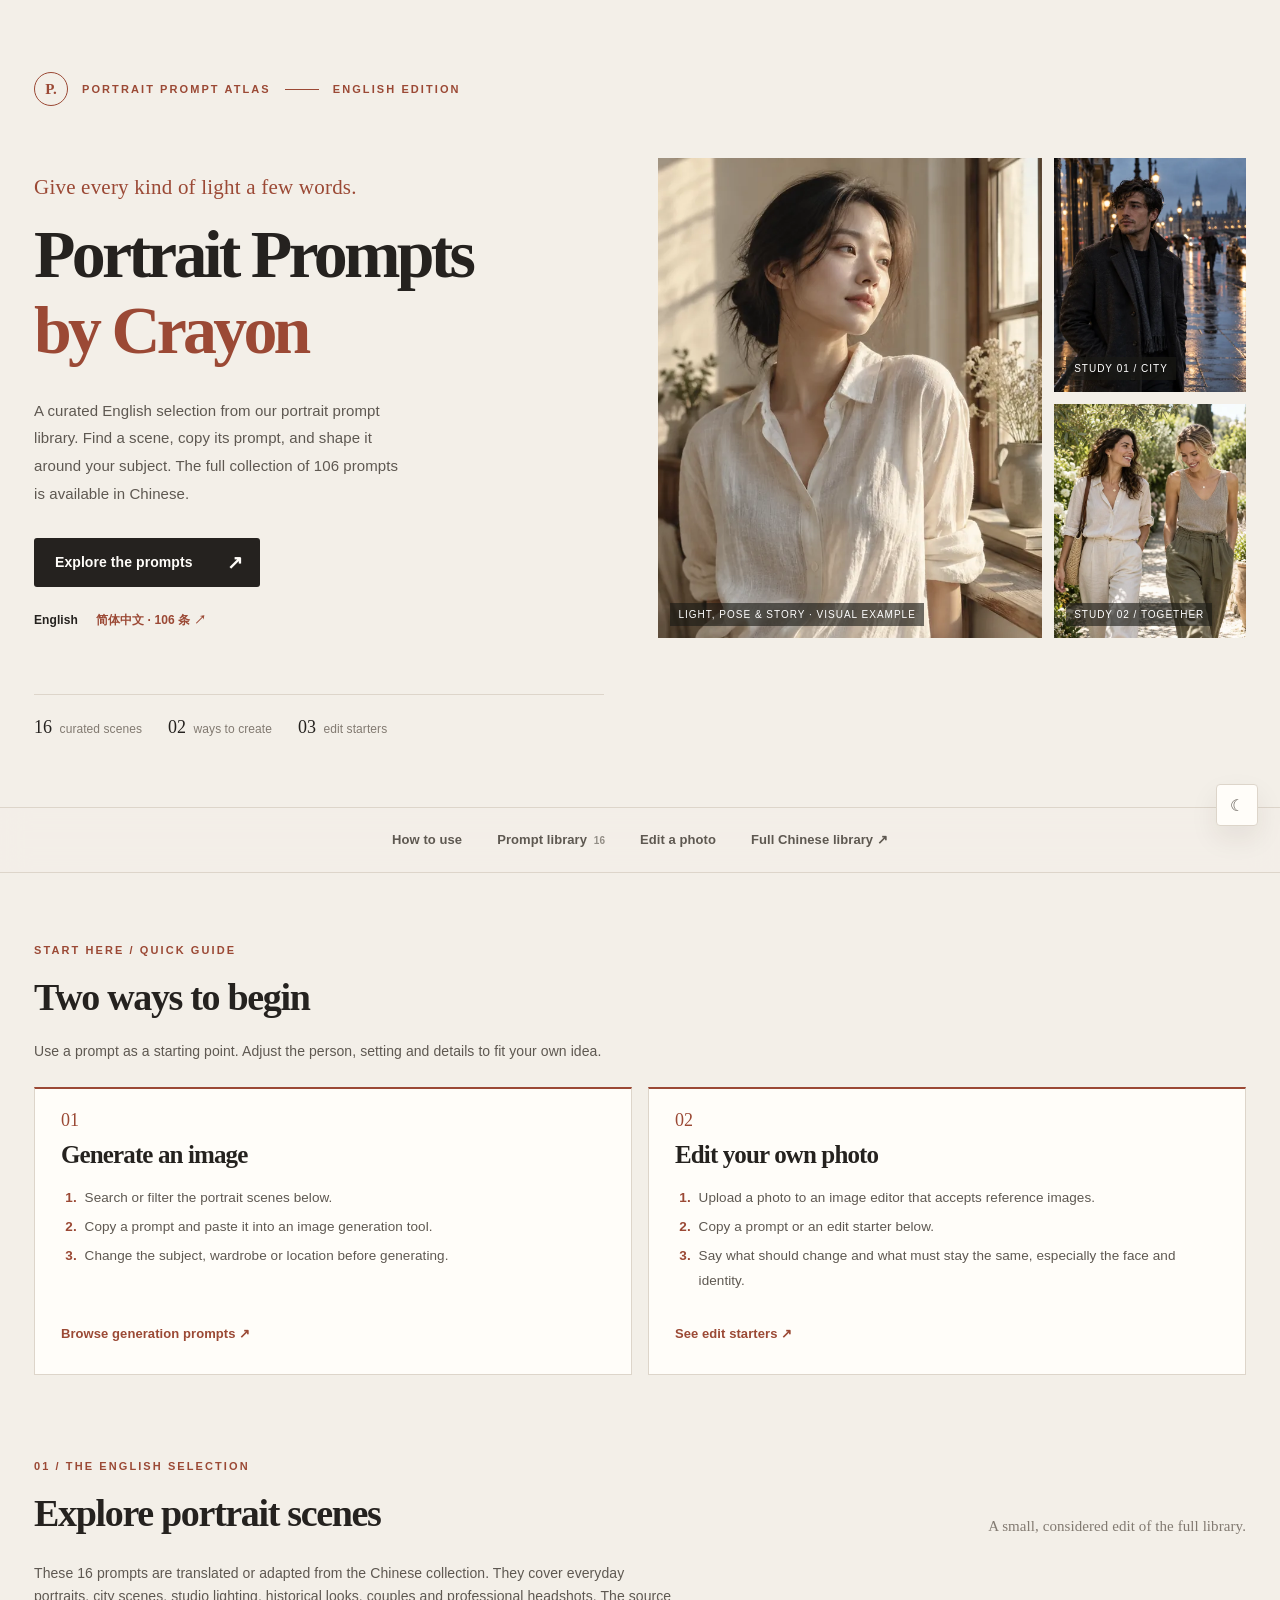
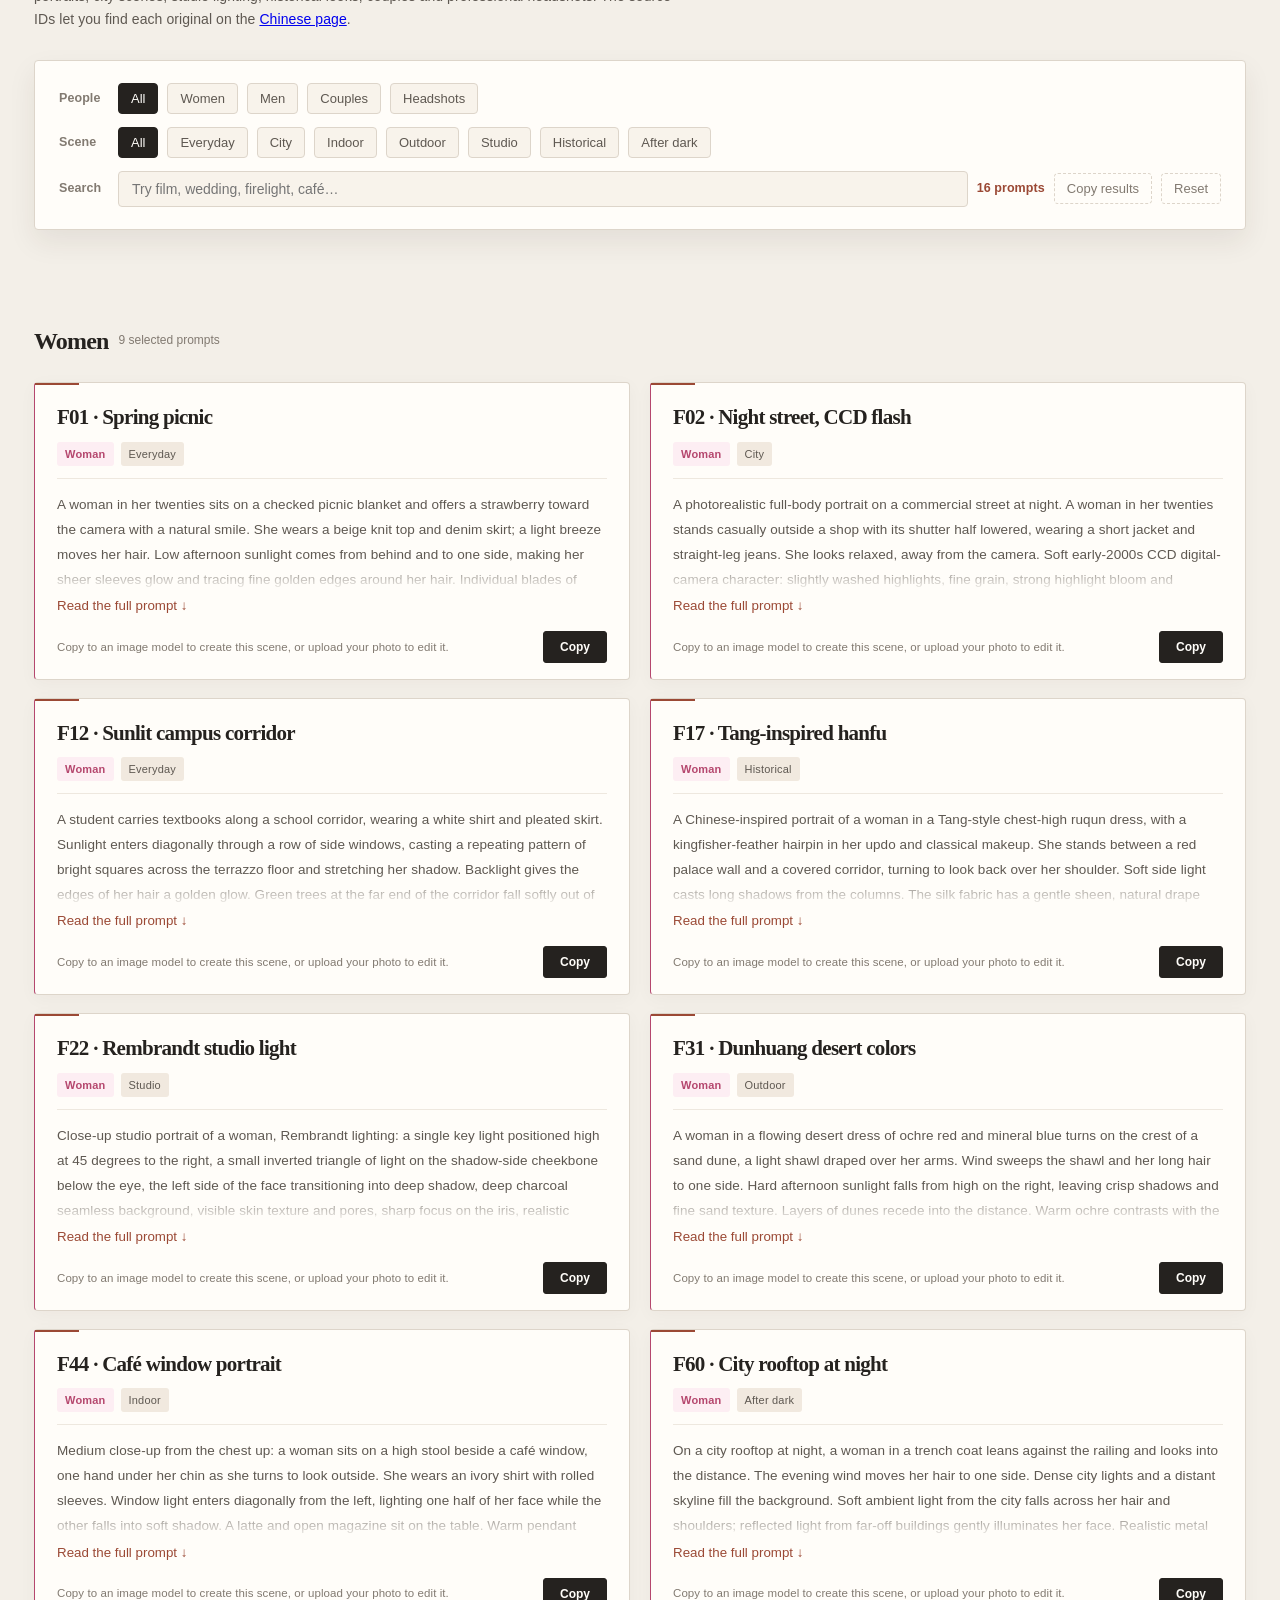
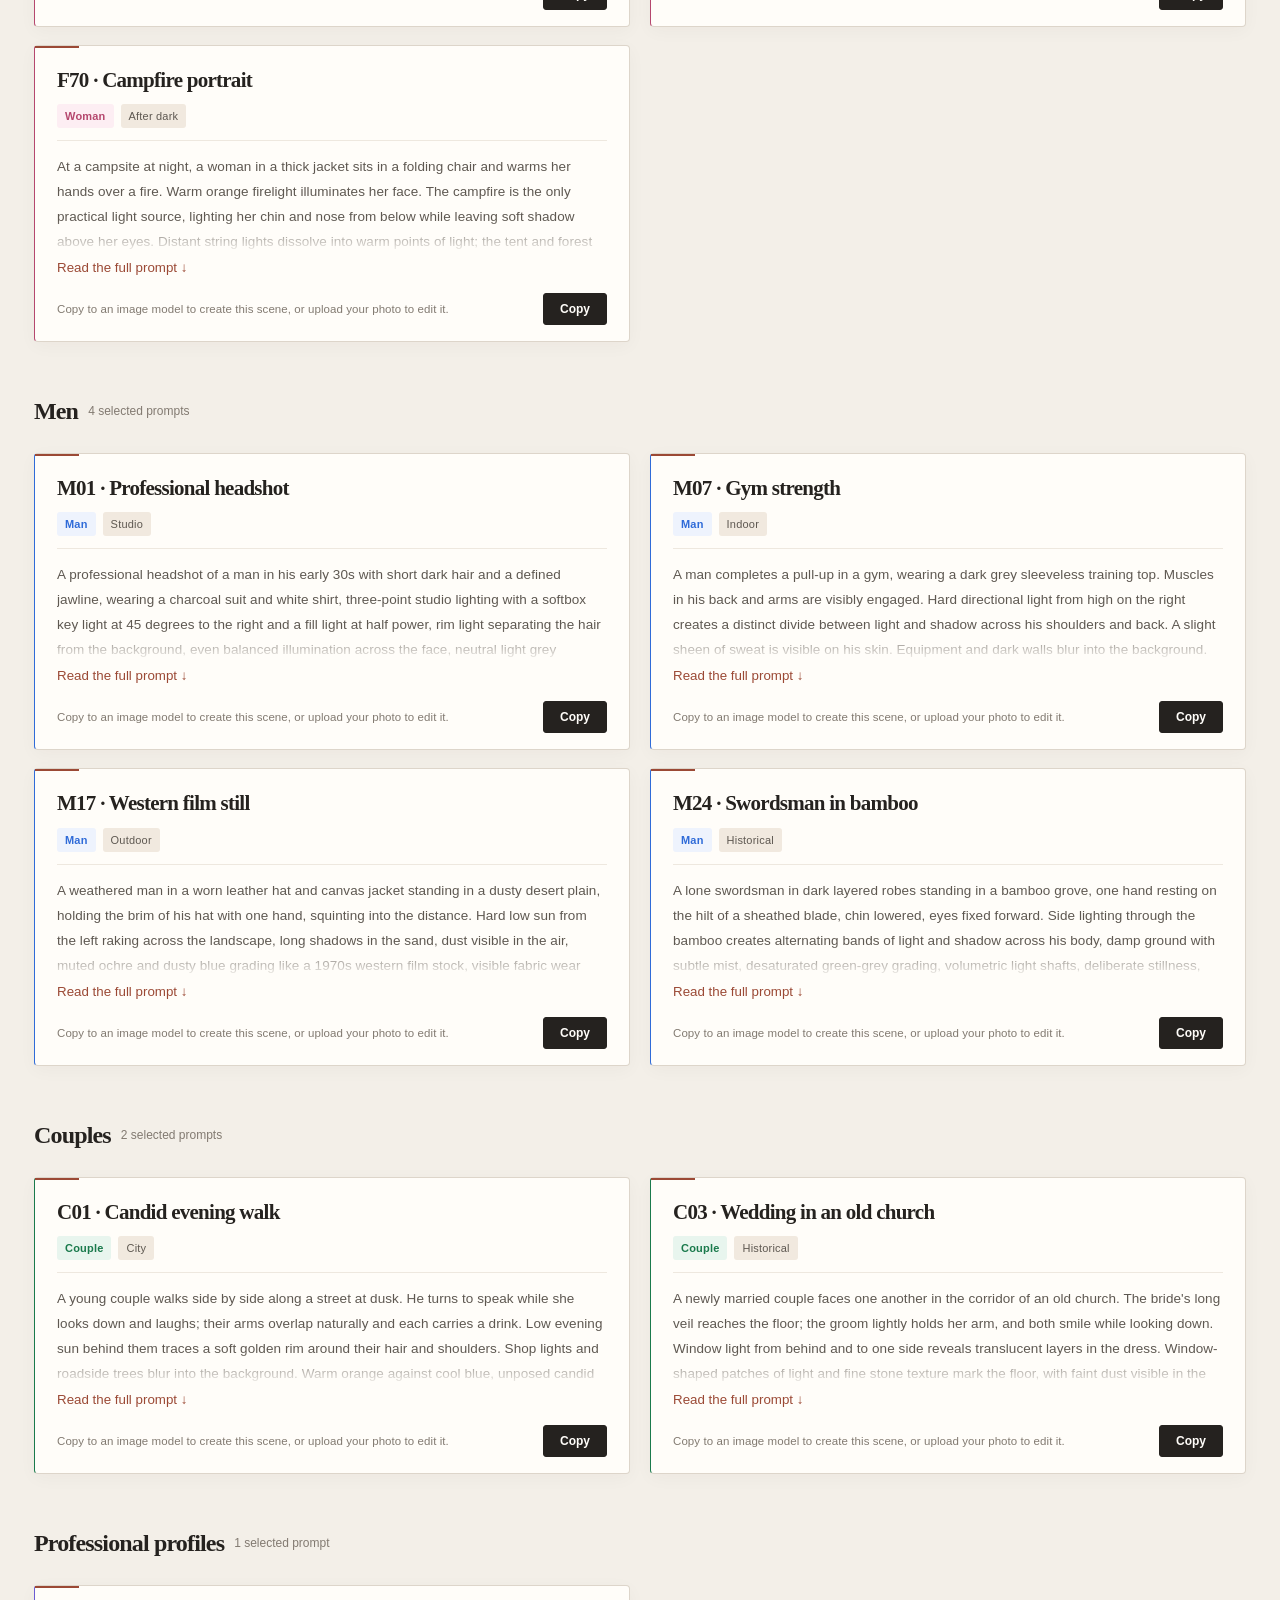
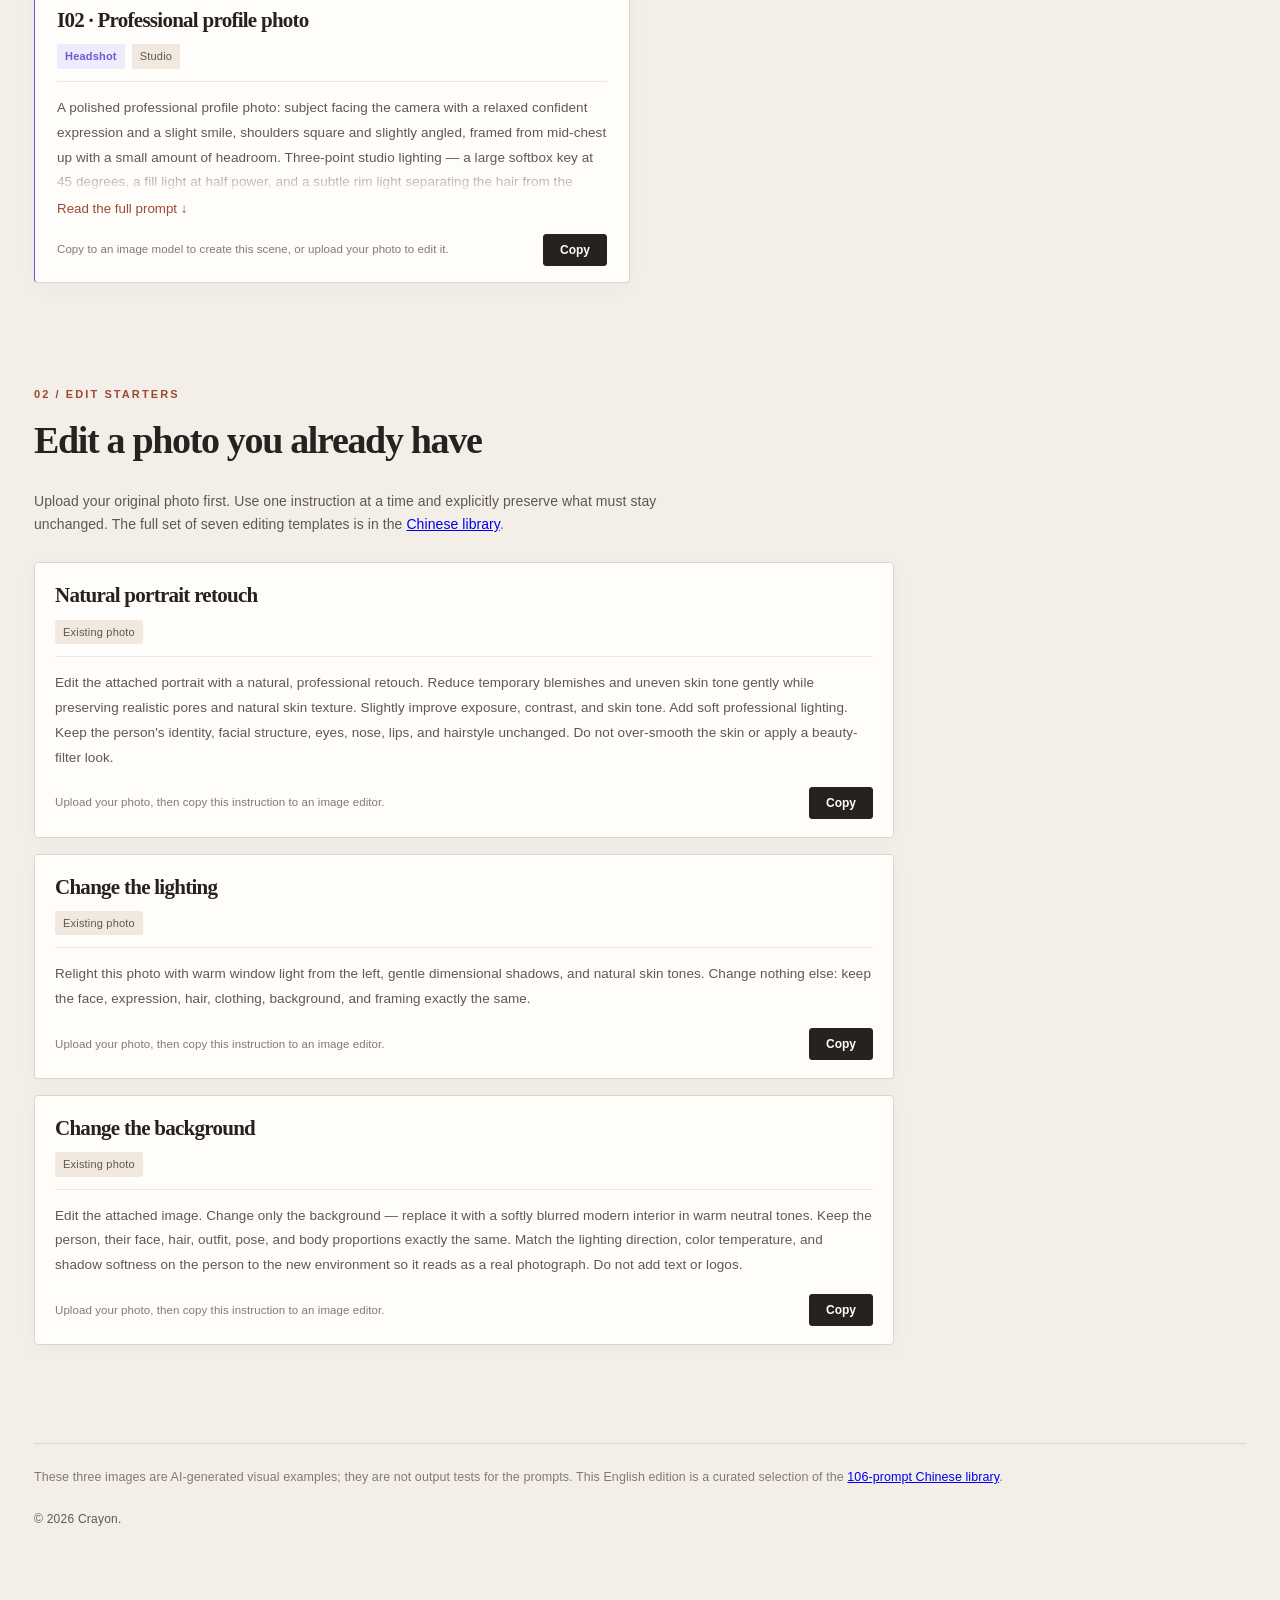
<file: en/index.html>
<!doctype html>
<html lang="en">
<head>
<meta charset="UTF-8">
<meta name="viewport" content="width=device-width, initial-scale=1.0, viewport-fit=cover">
<title>Portrait Prompts by Crayon — 16 Ready-to-Use Photo Ideas</title>
<meta name="description" content="Explore 16 curated portrait photography prompts. Search by scene, copy a prompt, and create a new image or transform your own photo with an AI image model.">
<link rel="canonical" href="https://prompt.crayonai.eu.org/en/">
<link rel="alternate" hreflang="zh-CN" href="https://prompt.crayonai.eu.org/">
<link rel="alternate" hreflang="en" href="https://prompt.crayonai.eu.org/en/">
<link rel="alternate" hreflang="x-default" href="https://prompt.crayonai.eu.org/">
<meta property="og:site_name" content="Portrait Prompts by Crayon">
<meta property="og:title" content="Portrait Prompts by Crayon — English Edition">
<meta property="og:description" content="16 curated portrait scenes with ready-to-copy prompts and a quick guide to generating or editing images.">
<meta property="og:type" content="website">
<meta property="og:url" content="https://prompt.crayonai.eu.org/en/">
<meta property="og:image" content="https://prompt.crayonai.eu.org/assets/editorial-hero.webp">
<meta property="og:image:alt" content="Illustrative portrait in warm window light">
<meta property="og:locale" content="en_US">
<meta property="og:locale:alternate" content="zh_CN">
<meta name="twitter:card" content="summary_large_image">
<meta name="theme-color" content="#f3efe8">
<link rel="icon" type="image/svg+xml" href="/assets/favicon.svg">
<link rel="stylesheet" href="/assets/styles.css">
<script defer src="/assets/analytics.js"></script>
<script>(function(){try{var t=localStorage.getItem('pp-theme');if(t!=='dark'&&t!=='light')t=matchMedia('(prefers-color-scheme:dark)').matches?'dark':'light';document.documentElement.dataset.theme=t}catch(e){}})();</script>
</head>
<body class="en-page">
<a class="skip-link" href="#library">Skip to the prompt library</a>
<div id="prog" aria-hidden="true"></div>
<div class="wrap">
<header class="top">
  <div class="hero-copy">
    <div class="eyebrow"><span class="brand-mark">P.</span> PORTRAIT PROMPT ATLAS <span class="eyebrow-rule"></span> ENGLISH EDITION</div>
    <p class="hero-kicker">Give every kind of light a few words.</p>
    <h1>Portrait Prompts<br><em>by Crayon</em></h1>
    <p class="sub">A curated English selection from our portrait prompt library. Find a scene, copy its prompt, and shape it around your subject. The full collection of 106 prompts is available in Chinese.</p>
    <a class="hero-cta" href="#filters">Explore the prompts <span aria-hidden="true">↗</span></a>
    <div class="utility-links"><span aria-current="page">English</span><a href="/" lang="zh-CN">简体中文 · 106 条 ↗</a></div>
    <div class="hero-meta"><span><b>16</b> curated scenes</span><span><b>02</b> ways to create</span><span><b>03</b> edit starters</span></div>
  </div>
  <div class="hero-visual" aria-label="Illustrative portrait photography">
    <figure class="hero-main"><img src="/assets/editorial-hero.webp" alt="Illustrative portrait in warm window light" fetchpriority="high"><figcaption>LIGHT, POSE & STORY · VISUAL EXAMPLE</figcaption></figure>
    <figure class="hero-side hero-side-one"><img src="/assets/editorial-city.webp" alt="Illustrative rainy city portrait" loading="lazy"><figcaption>STUDY 01 / CITY</figcaption></figure>
    <figure class="hero-side hero-side-two"><img src="/assets/editorial-together.webp" alt="Illustrative portrait of two people outdoors" loading="lazy"><figcaption>STUDY 02 / TOGETHER</figcaption></figure>
  </div>
</header>

<nav class="topbar" aria-label="Page sections">
  <a href="#how">How to use</a><a href="#library">Prompt library <small>16</small></a><a href="#edit">Edit a photo</a><a href="/" lang="zh-CN">Full Chinese library ↗</a>
</nav>

<main>
<section class="how-section" id="how" aria-labelledby="how-title">
  <div class="section-heading"><div><span class="section-index">START HERE / QUICK GUIDE</span><h2 id="how-title">Two ways to begin</h2></div></div>
  <p class="how-intro">Use a prompt as a starting point. Adjust the person, setting and details to fit your own idea.</p>
  <div class="how-grid">
    <div class="how-card"><span class="how-number" aria-hidden="true">01</span><h3>Generate an image</h3><ol><li>Search or filter the portrait scenes below.</li><li>Copy a prompt and paste it into an image generation tool.</li><li>Change the subject, wardrobe or location before generating.</li></ol><a href="#filters">Browse generation prompts ↗</a></div>
    <div class="how-card"><span class="how-number" aria-hidden="true">02</span><h3>Edit your own photo</h3><ol><li>Upload a photo to an image editor that accepts reference images.</li><li>Copy a prompt or an edit starter below.</li><li>Say what should change and what must stay the same, especially the face and identity.</li></ol><a href="#edit">See edit starters ↗</a></div>
  </div>
</section>

<section id="library" aria-labelledby="library-title">
  <div class="section-heading"><div><span class="section-index">01 / THE ENGLISH SELECTION</span><h2 id="library-title">Explore portrait scenes</h2></div><span class="section-aside">A small, considered edit of the full library.</span></div>
  <p class="lead">These 16 prompts are translated or adapted from the Chinese collection. They cover everyday portraits, city scenes, studio lighting, historical looks, couples and professional headshots. The source IDs let you find each original on the <a href="/">Chinese page</a>.</p>
  <div class="filter-panel" id="filters">
    <button class="fToggle" id="fToggle" type="button" aria-expanded="true">Filters <span class="fSum" id="fSum">All scenes</span><span class="fCaret" aria-hidden="true">▾</span></button>
    <div class="frow filters-only"><span class="lab">People</span><button class="chip on" data-f="sex" data-v="all" type="button">All</button><button class="chip" data-f="sex" data-v="f" type="button">Women</button><button class="chip" data-f="sex" data-v="m" type="button">Men</button><button class="chip" data-f="sex" data-v="c" type="button">Couples</button><button class="chip" data-f="sex" data-v="id" type="button">Headshots</button></div>
    <div class="frow filters-only"><span class="lab">Scene</span><button class="chip on" data-f="cat" data-v="all" type="button">All</button><button class="chip" data-f="cat" data-v="everyday" type="button">Everyday</button><button class="chip" data-f="cat" data-v="city" type="button">City</button><button class="chip" data-f="cat" data-v="indoor" type="button">Indoor</button><button class="chip" data-f="cat" data-v="outdoor" type="button">Outdoor</button><button class="chip" data-f="cat" data-v="studio" type="button">Studio</button><button class="chip" data-f="cat" data-v="historical" type="button">Historical</button><button class="chip" data-f="cat" data-v="night" type="button">After dark</button></div>
    <div class="frow" id="qrow"><label class="lab" for="q">Search</label><input id="q" type="search" placeholder="Try film, wedding, firelight, café…" aria-label="Search portrait prompts"><span id="count" aria-live="polite">16 prompts</span><button class="chip act" id="copyAll" type="button">Copy results</button><button class="chip act" id="reset" type="button">Reset</button></div>
  </div>

  <div class="cat-group" data-sex="f"><h3>Women <span class="hint">9 selected prompts</span></h3>
    <article class="style-card f" data-sex="f" data-cat="everyday"><div class="card-h"><span class="t">F01 · Spring picnic</span><span class="tag f">Woman</span><span class="tag">Everyday</span></div><div class="prompt"><button class="copy" type="button">Copy</button><pre>A woman in her twenties sits on a checked picnic blanket and offers a strawberry toward the camera with a natural smile. She wears a beige knit top and denim skirt; a light breeze moves her hair. Low afternoon sunlight comes from behind and to one side, making her sheer sleeves glow and tracing fine golden edges around her hair. Individual blades of grass are visible, with bread and glass bottles scattered beside a basket. 85mm lens, shallow depth of field, soft pastel color, vertical 4:5 composition.</pre></div><div class="note">Give the light a direction and the subject one concrete action.</div></article>
    <article class="style-card f" data-sex="f" data-cat="city"><div class="card-h"><span class="t">F02 · Night street, CCD flash</span><span class="tag f">Woman</span><span class="tag">City</span></div><div class="prompt"><button class="copy" type="button">Copy</button><pre>A photorealistic full-body portrait on a commercial street at night. A woman in her twenties stands casually outside a shop with its shutter half lowered, wearing a short jacket and straight-leg jeans. She looks relaxed, away from the camera. Soft early-2000s CCD digital-camera character: slightly washed highlights, fine grain, strong highlight bloom and halation. Streetlights and neon blur into bokeh behind her. Shallow depth of field, natural luminous skin tones, vertical 9:16 composition.</pre></div><div class="note">The CCD look comes from pale highlights, bloom and fine grain together.</div></article>
    <article class="style-card f" data-sex="f" data-cat="everyday"><div class="card-h"><span class="t">F12 · Sunlit campus corridor</span><span class="tag f">Woman</span><span class="tag">Everyday</span></div><div class="prompt"><button class="copy" type="button">Copy</button><pre>A student carries textbooks along a school corridor, wearing a white shirt and pleated skirt. Sunlight enters diagonally through a row of side windows, casting a repeating pattern of bright squares across the terrazzo floor and stretching her shadow. Backlight gives the edges of her hair a golden glow. Green trees at the far end of the corridor fall softly out of focus. Fresh, bright atmosphere; 35mm lens; airy film look with low saturation and high brightness.</pre></div><div class="note">The repeating window shadows make the setting feel specific.</div></article>
    <article class="style-card f" data-sex="f" data-cat="historical"><div class="card-h"><span class="t">F17 · Tang-inspired hanfu</span><span class="tag f">Woman</span><span class="tag">Historical</span></div><div class="prompt"><button class="copy" type="button">Copy</button><pre>A Chinese-inspired portrait of a woman in a Tang-style chest-high ruqun dress, with a kingfisher-feather hairpin in her updo and classical makeup. She stands between a red palace wall and a covered corridor, turning to look back over her shoulder. Soft side light casts long shadows from the columns. The silk fabric has a gentle sheen, natural drape and a fine woven pattern. Elegant restrained color, delicate gongbi-inspired detail, vertical 3:4 composition.</pre></div><div class="note">Name the garment and hair ornament precisely to avoid mixing historical styles.</div></article>
    <article class="style-card f" data-sex="f" data-cat="studio"><div class="card-h"><span class="t">F22 · Rembrandt studio light</span><span class="tag f">Woman</span><span class="tag">Studio</span></div><div class="prompt"><button class="copy" type="button">Copy</button><pre>Close-up studio portrait of a woman, Rembrandt lighting: a single key light positioned high at 45 degrees to the right, a small inverted triangle of light on the shadow-side cheekbone below the eye, the left side of the face transitioning into deep shadow, deep charcoal seamless background, visible skin texture and pores, sharp focus on the iris, realistic catchlight in the eye. 4:5 portrait.</pre></div><div class="note">Keep the small triangle of light on the shadow-side cheek.</div></article>
    <article class="style-card f" data-sex="f" data-cat="outdoor"><div class="card-h"><span class="t">F31 · Dunhuang desert colors</span><span class="tag f">Woman</span><span class="tag">Outdoor</span></div><div class="prompt"><button class="copy" type="button">Copy</button><pre>A woman in a flowing desert dress of ochre red and mineral blue turns on the crest of a sand dune, a light shawl draped over her arms. Wind sweeps the shawl and her long hair to one side. Hard afternoon sunlight falls from high on the right, leaving crisp shadows and fine sand texture. Layers of dunes recede into the distance. Warm ochre contrasts with the cool blue sky; saturated but restrained color, 50mm lens, vertical 3:4 composition.</pre></div><div class="note">Use named colors and a clear light direction.</div></article>
    <article class="style-card f" data-sex="f" data-cat="indoor"><div class="card-h"><span class="t">F44 · Café window portrait</span><span class="tag f">Woman</span><span class="tag">Indoor</span></div><div class="prompt"><button class="copy" type="button">Copy</button><pre>Medium close-up from the chest up: a woman sits on a high stool beside a café window, one hand under her chin as she turns to look outside. She wears an ivory shirt with rolled sleeves. Window light enters diagonally from the left, lighting one half of her face while the other falls into soft shadow. A latte and open magazine sit on the table. Warm pendant lights and a dark wall blur in the background. 50mm, f/2, warm tones, 4:5 composition.</pre></div><div class="note">A clear window-light direction gives the face dimension.</div></article>
    <article class="style-card f" data-sex="f" data-cat="night"><div class="card-h"><span class="t">F60 · City rooftop at night</span><span class="tag f">Woman</span><span class="tag">After dark</span></div><div class="prompt"><button class="copy" type="button">Copy</button><pre>On a city rooftop at night, a woman in a trench coat leans against the railing and looks into the distance. The evening wind moves her hair to one side. Dense city lights and a distant skyline fill the background. Soft ambient light from the city falls across her hair and shoulders; reflected light from far-off buildings gently illuminates her face. Realistic metal and concrete textures, dense circular bokeh behind her, 50mm, f/1.8, 4:5 composition.</pre></div><div class="note">Keep the face softly lit by the city rather than an unexplained studio light.</div></article>
    <article class="style-card f" data-sex="f" data-cat="night"><div class="card-h"><span class="t">F70 · Campfire portrait</span><span class="tag f">Woman</span><span class="tag">After dark</span></div><div class="prompt"><button class="copy" type="button">Copy</button><pre>At a campsite at night, a woman in a thick jacket sits in a folding chair and warms her hands over a fire. Warm orange firelight illuminates her face. The campfire is the only practical light source, lighting her chin and nose from below while leaving soft shadow above her eyes. Distant string lights dissolve into warm points of light; the tent and forest remain mostly dark. 40mm, f/2, 4:5 composition.</pre></div><div class="note">Limit the practical light to the fire for a believable night scene.</div></article>
  </div>

  <div class="cat-group" data-sex="m"><h3>Men <span class="hint">4 selected prompts</span></h3>
    <article class="style-card m" data-sex="m" data-cat="studio"><div class="card-h"><span class="t">M01 · Professional headshot</span><span class="tag m">Man</span><span class="tag">Studio</span></div><div class="prompt"><button class="copy" type="button">Copy</button><pre>A professional headshot of a man in his early 30s with short dark hair and a defined jawline, wearing a charcoal suit and white shirt, three-point studio lighting with a softbox key light at 45 degrees to the right and a fill light at half power, rim light separating the hair from the background, even balanced illumination across the face, neutral light grey seamless background. Shot at eye level with an 85mm lens, sharp focus on the eyes, realistic skin texture, a hint of stubble. 1:1 crop. No heavy retouching.</pre></div><div class="note">A restrained background and realistic skin texture keep it credible.</div></article>
    <article class="style-card m" data-sex="m" data-cat="indoor"><div class="card-h"><span class="t">M07 · Gym strength</span><span class="tag m">Man</span><span class="tag">Indoor</span></div><div class="prompt"><button class="copy" type="button">Copy</button><pre>A man completes a pull-up in a gym, wearing a dark grey sleeveless training top. Muscles in his back and arms are visibly engaged. Hard directional light from high on the right creates a distinct divide between light and shadow across his shoulders and back. A slight sheen of sweat is visible on his skin. Equipment and dark walls blur into the background. Cool, low-saturation color; 35mm lens; framed from the waist up or full body.</pre></div><div class="note">The directional hard light defines the muscle shapes.</div></article>
    <article class="style-card m" data-sex="m" data-cat="outdoor"><div class="card-h"><span class="t">M17 · Western film still</span><span class="tag m">Man</span><span class="tag">Outdoor</span></div><div class="prompt"><button class="copy" type="button">Copy</button><pre>A weathered man in a worn leather hat and canvas jacket standing in a dusty desert plain, holding the brim of his hat with one hand, squinting into the distance. Hard low sun from the left raking across the landscape, long shadows in the sand, dust visible in the air, muted ochre and dusty blue grading like a 1970s western film stock, visible fabric wear and stitching, 50mm, 21:9 wide.</pre></div><div class="note">The fabric wear and low sun help sell the period look.</div></article>
    <article class="style-card m" data-sex="m" data-cat="historical"><div class="card-h"><span class="t">M24 · Swordsman in bamboo</span><span class="tag m">Man</span><span class="tag">Historical</span></div><div class="prompt"><button class="copy" type="button">Copy</button><pre>A lone swordsman in dark layered robes standing in a bamboo grove, one hand resting on the hilt of a sheathed blade, chin lowered, eyes fixed forward. Side lighting through the bamboo creates alternating bands of light and shadow across his body, damp ground with subtle mist, desaturated green-grey grading, volumetric light shafts, deliberate stillness, 50mm, 21:9 cinematic crop.</pre></div><div class="note">Stillness and alternating bamboo shadows establish the mood.</div></article>
  </div>

  <div class="cat-group" data-sex="c"><h3>Couples <span class="hint">2 selected prompts</span></h3>
    <article class="style-card c" data-sex="c" data-cat="city"><div class="card-h"><span class="t">C01 · Candid evening walk</span><span class="tag c">Couple</span><span class="tag">City</span></div><div class="prompt"><button class="copy" type="button">Copy</button><pre>A young couple walks side by side along a street at dusk. He turns to speak while she looks down and laughs; their arms overlap naturally and each carries a drink. Low evening sun behind them traces a soft golden rim around their hair and shoulders. Shop lights and roadside trees blur into the background. Warm orange against cool blue, unposed candid feeling, 50mm lens, shallow depth of field, 4:5 composition.</pre></div><div class="note">Give each person a different, connected action.</div></article>
    <article class="style-card c" data-sex="c" data-cat="historical"><div class="card-h"><span class="t">C03 · Wedding in an old church</span><span class="tag c">Couple</span><span class="tag">Historical</span></div><div class="prompt"><button class="copy" type="button">Copy</button><pre>A newly married couple faces one another in the corridor of an old church. The bride's long veil reaches the floor; the groom lightly holds her arm, and both smile while looking down. Window light from behind and to one side reveals translucent layers in the dress. Window-shaped patches of light and fine stone texture mark the floor, with faint dust visible in the air. Warm ivory and pale grey tones, solemn but gentle, 50mm lens, vertical 3:4 composition.</pre></div><div class="note">The backlit veil creates depth without adding artificial drama.</div></article>
  </div>

  <div class="cat-group" data-sex="id"><h3>Professional profiles <span class="hint">1 selected prompt</span></h3>
    <article class="style-card id" data-sex="id" data-cat="studio"><div class="card-h"><span class="t">I02 · Professional profile photo</span><span class="tag id">Headshot</span><span class="tag">Studio</span></div><div class="prompt"><button class="copy" type="button">Copy</button><pre>A polished professional profile photo: subject facing the camera with a relaxed confident expression and a slight smile, shoulders square and slightly angled, framed from mid-chest up with a small amount of headroom. Three-point studio lighting — a large softbox key at 45 degrees, a fill light at half power, and a subtle rim light separating the hair from the backdrop. Seamless light grey or soft gradient background, clean and undistracting. Natural skin texture with visible pores, neat modern business attire, sharp focus on the eyes, 1:1 square crop. No heavy retouching, no text.</pre></div><div class="note">Leave enough space around the head for circular profile crops.</div></article>
  </div>
  <div class="empty" id="empty" role="status">No matching prompts. Try a different word or reset the filters.</div>
</section>

<section class="english-edit" id="edit" aria-labelledby="edit-title">
  <div class="section-heading"><div><span class="section-index">02 / EDIT STARTERS</span><h2 id="edit-title">Edit a photo you already have</h2></div></div>
  <p class="lead">Upload your original photo first. Use one instruction at a time and explicitly preserve what must stay unchanged. The full set of seven editing templates is in the <a href="/#s5">Chinese library</a>.</p>
  <div class="card"><div class="card-h"><span class="t">Natural portrait retouch</span><span class="tag">Existing photo</span></div><div class="prompt"><button class="copy" type="button">Copy</button><pre>Edit the attached portrait with a natural, professional retouch. Reduce temporary blemishes and uneven skin tone gently while preserving realistic pores and natural skin texture. Slightly improve exposure, contrast, and skin tone. Add soft professional lighting. Keep the person's identity, facial structure, eyes, nose, lips, and hairstyle unchanged. Do not over-smooth the skin or apply a beauty-filter look.</pre></div></div>
  <div class="card"><div class="card-h"><span class="t">Change the lighting</span><span class="tag">Existing photo</span></div><div class="prompt"><button class="copy" type="button">Copy</button><pre>Relight this photo with warm window light from the left, gentle dimensional shadows, and natural skin tones. Change nothing else: keep the face, expression, hair, clothing, background, and framing exactly the same.</pre></div></div>
  <div class="card"><div class="card-h"><span class="t">Change the background</span><span class="tag">Existing photo</span></div><div class="prompt"><button class="copy" type="button">Copy</button><pre>Edit the attached image. Change only the background — replace it with a softly blurred modern interior in warm neutral tones. Keep the person, their face, hair, outfit, pose, and body proportions exactly the same. Match the lighting direction, color temperature, and shadow softness on the person to the new environment so it reads as a real photograph. Do not add text or logos.</pre></div></div>
</section>
</main>
<footer>These three images are AI-generated visual examples; they are not output tests for the prompts. This English edition is a curated selection of the <a href="/">106-prompt Chinese library</a>.<span class="copyright">© <span id="copyright-year">2026</span> Crayon.</span></footer>
</div>
<div class="mobile-actionbar" aria-label="Prompt library shortcuts"><button id="mobileSearch" type="button">⌕ <span>Search</span></button><button id="mobileFilter" type="button">☷ <span>Filters</span><i id="activeFilterDot" aria-hidden="true"></i></button><button id="mobileTheme" type="button" aria-label="Switch color theme">☾</button><span id="mobileCount">16</span></div>
<div id="toast" class="toast" role="status" aria-live="polite" aria-atomic="true"></div>
<button id="theme" type="button" aria-label="Switch color theme" title="Switch color theme">☾</button><button id="top" type="button" aria-label="Back to top" title="Back to top">↑</button>
<script src="/assets/en.js" defer></script>
</body>
</html>
</file>
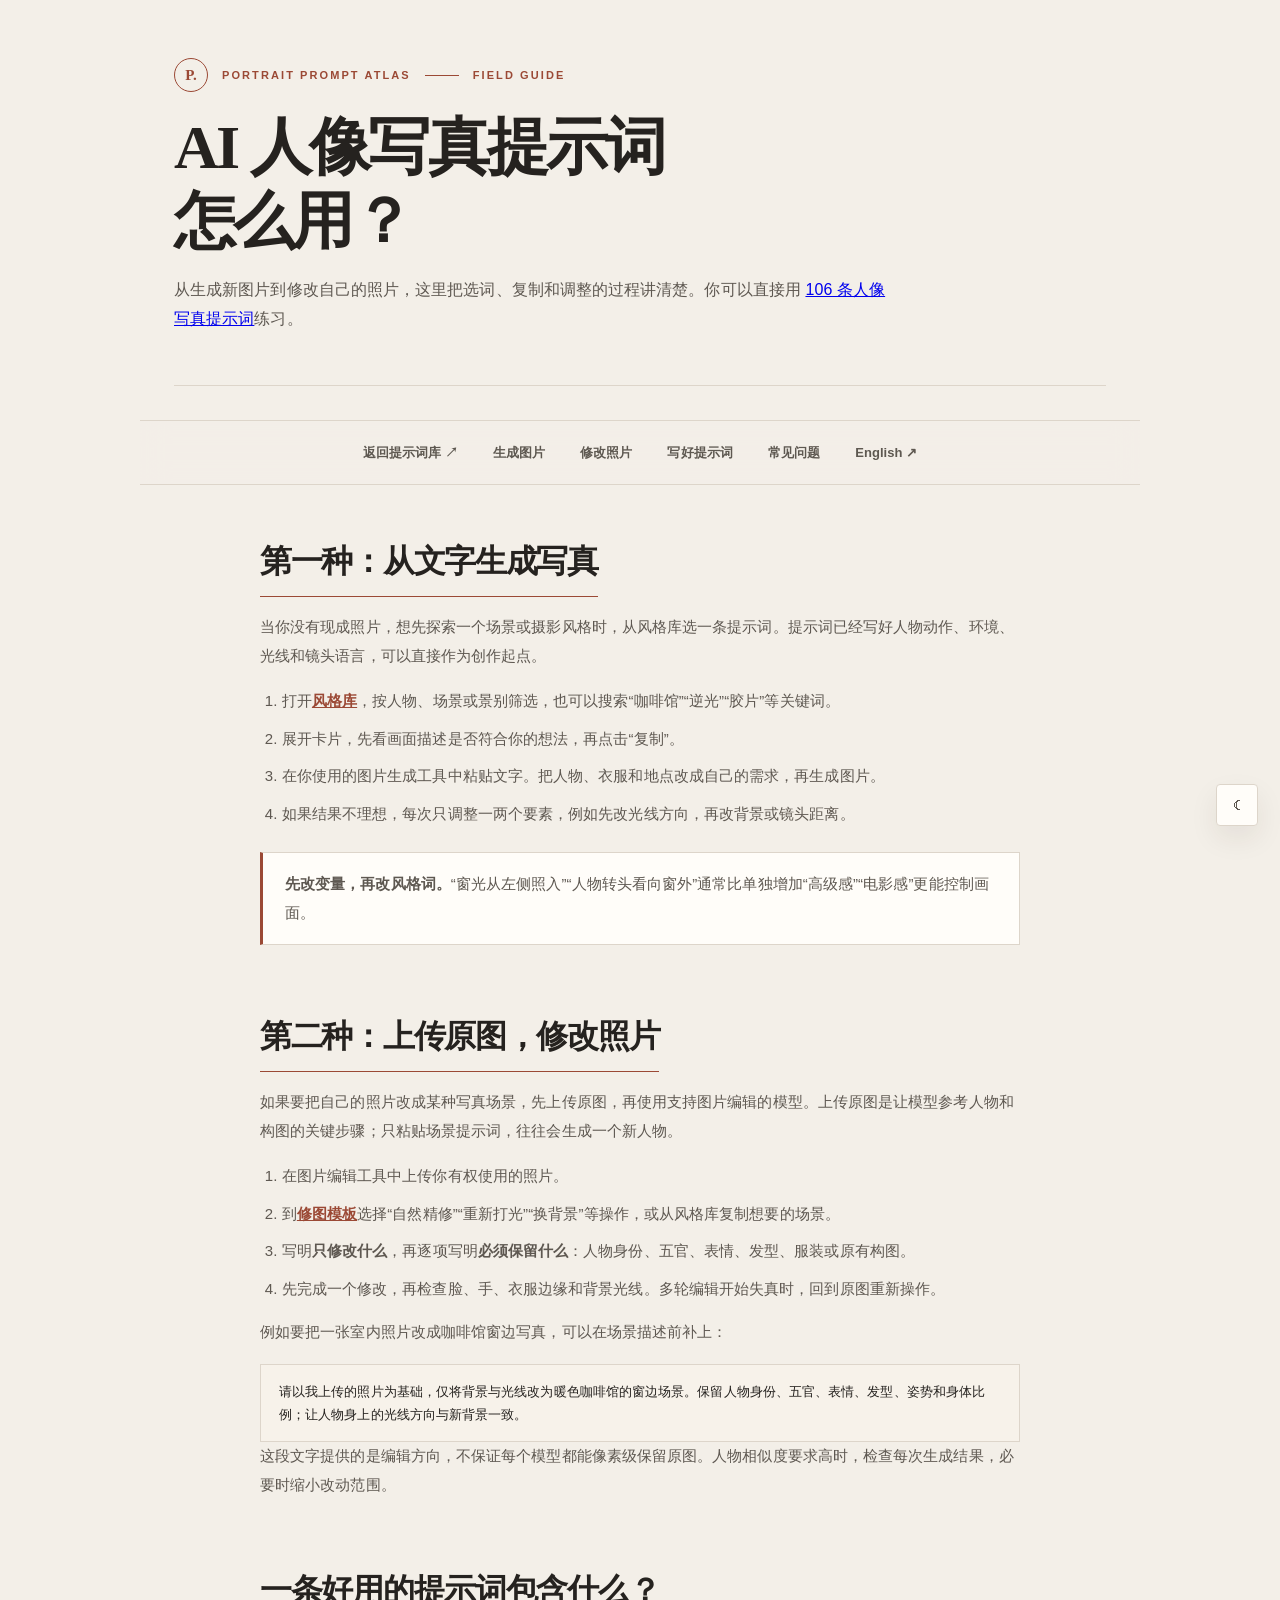
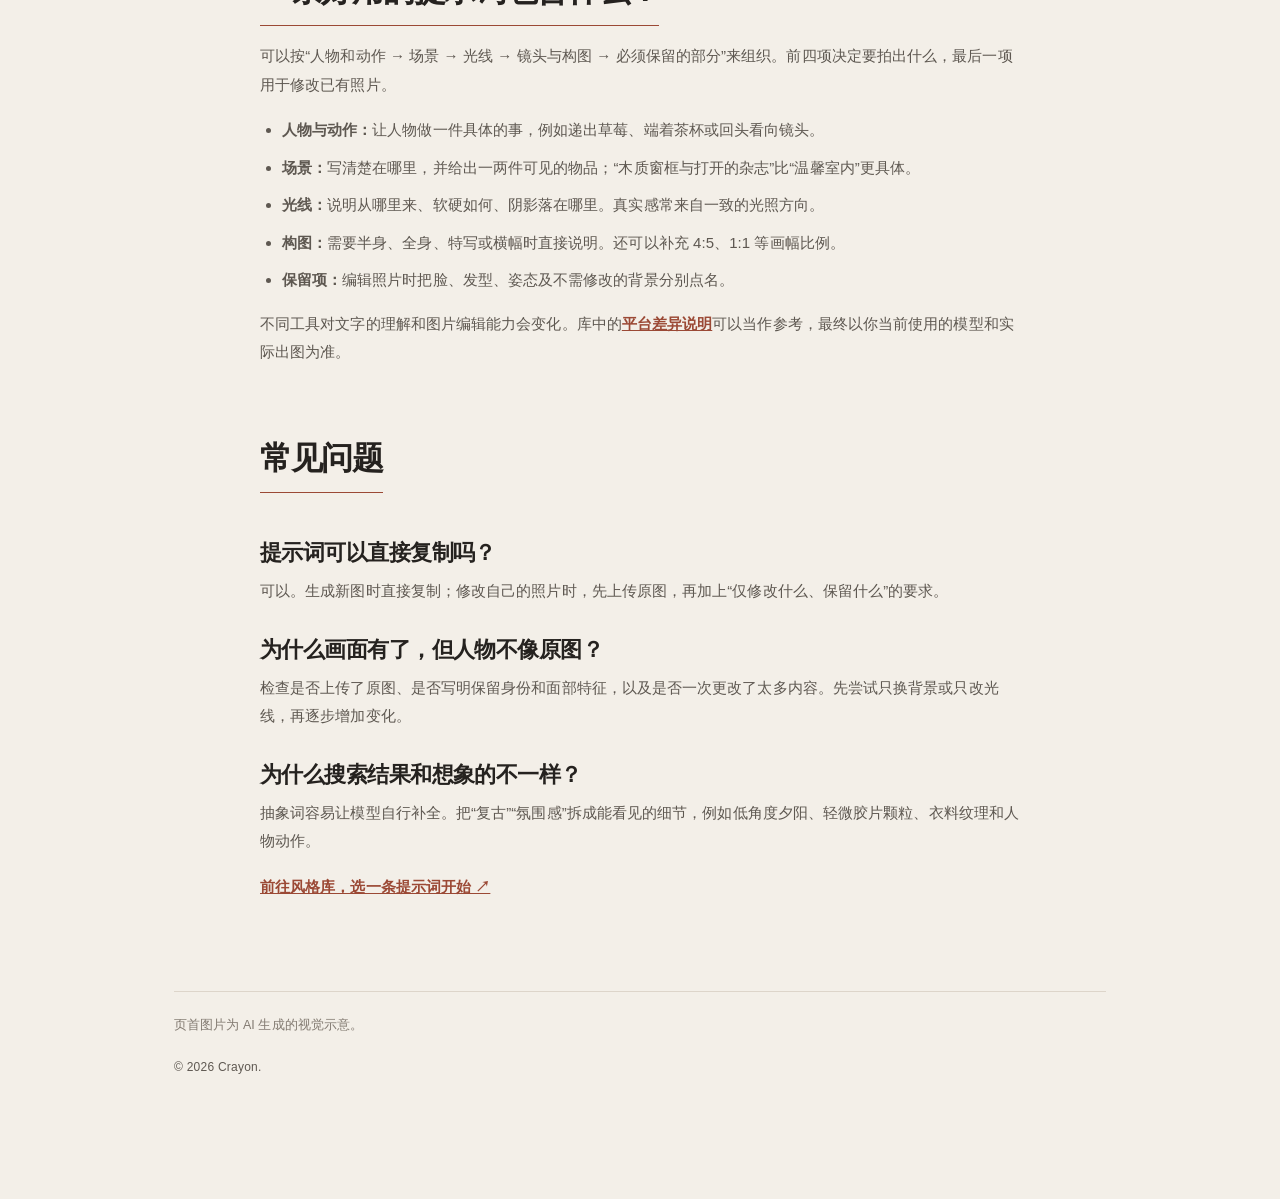
<file: guide/index.html>
<!doctype html>
<html lang="zh-CN">
<head>
<meta charset="UTF-8">
<meta name="viewport" content="width=device-width, initial-scale=1.0, viewport-fit=cover">
<title>AI 人像写真提示词怎么用：生成与修改照片指南 · 蜡笔</title>
<meta name="description" content="从选场景、描述光线与构图，到上传原图并锁定人物特征：一步步使用蜡笔的人像写真提示词库生成图片或修改自己的照片。">
<link rel="canonical" href="https://prompt.crayonai.eu.org/guide/">
<meta property="og:site_name" content="蜡笔的人像写真提示词库">
<meta property="og:title" content="AI 人像写真提示词怎么用：生成与修改照片指南">
<meta property="og:description" content="两条清晰的使用路径：从文字生成写真，或上传原图修改照片。">
<meta property="og:type" content="article">
<meta property="og:url" content="https://prompt.crayonai.eu.org/guide/">
<meta property="og:image" content="https://prompt.crayonai.eu.org/assets/editorial-hero.webp">
<meta property="og:image:alt" content="暖色窗光下的人像摄影视觉示意">
<meta property="og:locale" content="zh_CN">
<meta name="twitter:card" content="summary_large_image">
<meta name="theme-color" content="#f3efe8">
<link rel="icon" type="image/svg+xml" href="/assets/favicon.svg">
<link rel="stylesheet" href="/assets/styles.css">
<script defer src="/assets/analytics.js"></script>
<script>(function(){try{var t=localStorage.getItem('pp-theme');if(t!=='dark'&&t!=='light')t=matchMedia('(prefers-color-scheme:dark)').matches?'dark':'light';document.documentElement.dataset.theme=t}catch(e){}})();</script>
</head>
<body class="guide-page">
<a class="skip-link" href="#content">跳转到正文</a>
<div class="wrap">
<header class="compact-header">
  <div class="eyebrow"><span class="brand-mark">P.</span> PORTRAIT PROMPT ATLAS <span class="eyebrow-rule"></span> FIELD GUIDE</div>
  <h1>AI 人像写真提示词<br>怎么用？</h1>
  <p>从生成新图片到修改自己的照片，这里把选词、复制和调整的过程讲清楚。你可以直接用 <a href="/">106 条人像写真提示词</a>练习。</p>
</header>
<nav class="topbar" aria-label="页面导航"><a href="/">返回提示词库 ↗</a><a href="#generate">生成图片</a><a href="#edit">修改照片</a><a href="#write">写好提示词</a><a href="#faq">常见问题</a><a href="/en/" lang="en">English ↗</a></nav>
<main id="content" class="guide-article">
  <section id="generate">
    <h2>第一种：从文字生成写真</h2>
    <p>当你没有现成照片，想先探索一个场景或摄影风格时，从风格库选一条提示词。提示词已经写好人物动作、环境、光线和镜头语言，可以直接作为创作起点。</p>
    <ol>
      <li>打开<a href="/#filter">风格库</a>，按人物、场景或景别筛选，也可以搜索“咖啡馆”“逆光”“胶片”等关键词。</li>
      <li>展开卡片，先看画面描述是否符合你的想法，再点击“复制”。</li>
      <li>在你使用的图片生成工具中粘贴文字。把人物、衣服和地点改成自己的需求，再生成图片。</li>
      <li>如果结果不理想，每次只调整一两个要素，例如先改光线方向，再改背景或镜头距离。</li>
    </ol>
    <div class="guide-callout"><p><b>先改变量，再改风格词。</b>“窗光从左侧照入”“人物转头看向窗外”通常比单独增加“高级感”“电影感”更能控制画面。</p></div>
  </section>
  <section id="edit">
    <h2>第二种：上传原图，修改照片</h2>
    <p>如果要把自己的照片改成某种写真场景，先上传原图，再使用支持图片编辑的模型。上传原图是让模型参考人物和构图的关键步骤；只粘贴场景提示词，往往会生成一个新人物。</p>
    <ol>
      <li>在图片编辑工具中上传你有权使用的照片。</li>
      <li>到<a href="/#s5">修图模板</a>选择“自然精修”“重新打光”“换背景”等操作，或从风格库复制想要的场景。</li>
      <li>写明<b>只修改什么</b>，再逐项写明<b>必须保留什么</b>：人物身份、五官、表情、发型、服装或原有构图。</li>
      <li>先完成一个修改，再检查脸、手、衣服边缘和背景光线。多轮编辑开始失真时，回到原图重新操作。</li>
    </ol>
    <p>例如要把一张室内照片改成咖啡馆窗边写真，可以在场景描述前补上：</p>
    <div class="guide-example">请以我上传的照片为基础，仅将背景与光线改为暖色咖啡馆的窗边场景。保留人物身份、五官、表情、发型、姿势和身体比例；让人物身上的光线方向与新背景一致。</div>
    <p>这段文字提供的是编辑方向，不保证每个模型都能像素级保留原图。人物相似度要求高时，检查每次生成结果，必要时缩小改动范围。</p>
  </section>
  <section id="write">
    <h2>一条好用的提示词包含什么？</h2>
    <p>可以按“人物和动作 → 场景 → 光线 → 镜头与构图 → 必须保留的部分”来组织。前四项决定要拍出什么，最后一项用于修改已有照片。</p>
    <ul>
      <li><b>人物与动作：</b>让人物做一件具体的事，例如递出草莓、端着茶杯或回头看向镜头。</li>
      <li><b>场景：</b>写清楚在哪里，并给出一两件可见的物品；“木质窗框与打开的杂志”比“温馨室内”更具体。</li>
      <li><b>光线：</b>说明从哪里来、软硬如何、阴影落在哪里。真实感常来自一致的光照方向。</li>
      <li><b>构图：</b>需要半身、全身、特写或横幅时直接说明。还可以补充 4:5、1:1 等画幅比例。</li>
      <li><b>保留项：</b>编辑照片时把脸、发型、姿态及不需修改的背景分别点名。</li>
    </ul>
    <p>不同工具对文字的理解和图片编辑能力会变化。库中的<a href="/#s1">平台差异说明</a>可以当作参考，最终以你当前使用的模型和实际出图为准。</p>
  </section>
  <section id="faq">
    <h2>常见问题</h2>
    <h3>提示词可以直接复制吗？</h3>
    <p>可以。生成新图时直接复制；修改自己的照片时，先上传原图，再加上“仅修改什么、保留什么”的要求。</p>
    <h3>为什么画面有了，但人物不像原图？</h3>
    <p>检查是否上传了原图、是否写明保留身份和面部特征，以及是否一次更改了太多内容。先尝试只换背景或只改光线，再逐步增加变化。</p>
    <h3>为什么搜索结果和想象的不一样？</h3>
    <p>抽象词容易让模型自行补全。把“复古”“氛围感”拆成能看见的细节，例如低角度夕阳、轻微胶片颗粒、衣料纹理和人物动作。</p>
    <p><a href="/#filter">前往风格库，选一条提示词开始 ↗</a></p>
  </section>
</main>
<footer>页首图片为 AI 生成的视觉示意。<span class="copyright">© <span id="copyright-year">2026</span> Crayon.</span></footer>
</div>
<button id="theme" type="button" title="切换深浅色" aria-label="切换深浅色">☾</button>
<script>(function(){var year=document.getElementById('copyright-year');year.textContent=new Date().getFullYear();var button=document.getElementById('theme');function paint(){button.textContent=document.documentElement.dataset.theme==='dark'?'☀':'☾'}button.addEventListener('click',function(){var next=document.documentElement.dataset.theme==='dark'?'light':'dark';document.documentElement.dataset.theme=next;try{localStorage.setItem('pp-theme',next)}catch(e){}paint()});paint()})();</script>
</body>
</html>
</file>
<file: assets/styles.css>
:root{
    --bg:#f5f6f8;--bg-2:#e9ecf1;--card:#fff;--card-2:#fafbfc;
    --ink:#191c21;--ink-2:#484f58;--ink-3:#7c848e;--ink-4:#a9b0b9;
    --line:#e4e7ec;--line-2:#eef0f4;
    --accent:#2f6bd8;--accent-soft:#eef3fd;--accent-line:#d5e2fa;
    --code-bg:#f5f7fa;--tag-bg:#f0f2f5;--warn:#b4531a;
    --nav-bg:rgba(245,246,248,.86);
    --star-ink:#8a6808;--star-bg:#fdf6e3;--star-line:#efe0b4;
    --shadow-s:0 1px 2px rgba(16,24,40,.05);
    --shadow-m:0 1px 2px rgba(16,24,40,.04),0 6px 16px -8px rgba(16,24,40,.14);
    --shadow-l:0 14px 34px -10px rgba(16,24,40,.18),0 2px 6px rgba(16,24,40,.06);
    --r-s:8px;--r-m:12px;
    --p1:#2f6bd8;--p1-bg:#eef3fd;--p2:#1a7a4c;--p2-bg:#e8f5ee;--p3:#b4531a;--p3-bg:#fdf0e8;
    --f:#b5476e;--f-bg:#fdeef3;--m:#2f6bd8;--m-bg:#eef3fd;
    --c:#1a7a4c;--c-bg:#e8f5ee;--id:#6b5bd2;--id-bg:#efeafc;
  }
  html[data-theme="dark"]{
    --bg:#0f1216;--bg-2:#0a0c0f;--card:#161a20;--card-2:#1b2027;
    --ink:#e7eaee;--ink-2:#a9b1bc;--ink-3:#7d8590;--ink-4:#5b636d;
    --line:#262c34;--line-2:#1e232a;
    --accent:#5b93ea;--accent-soft:#131d2c;--accent-line:#26364b;
    --code-bg:#11151a;--tag-bg:#1e232a;
    --nav-bg:rgba(15,18,22,.82);
    --star-ink:#d9b45c;--star-bg:#2a2211;--star-line:#423718;
    --shadow-s:0 1px 2px rgba(0,0,0,.5);
    --shadow-m:0 1px 2px rgba(0,0,0,.4),0 8px 20px -10px rgba(0,0,0,.6);
    --shadow-l:0 16px 38px -12px rgba(0,0,0,.75);
    --p1:#7fa9ee;--p1-bg:#152238;--p2:#5fc48f;--p2-bg:#112a1d;--p3:#e0935c;--p3-bg:#2b1c11;
    --f:#e88ab0;--f-bg:#2e1520;--m:#7fa9ee;--m-bg:#152238;
    --c:#5fc48f;--c-bg:#112a1d;--id:#a99bf0;--id-bg:#1e1a35;
  }
  *{box-sizing:border-box;}
  html{scroll-behavior:smooth;-webkit-text-size-adjust:100%;}
  body{margin:0;background:var(--bg);color:var(--ink);
    font-family:-apple-system,BlinkMacSystemFont,"PingFang SC","Hiragino Sans GB","Microsoft YaHei",sans-serif;
    font-size:15px;line-height:1.75;-webkit-font-smoothing:antialiased;}
  ::selection{background:var(--accent-soft);color:var(--ink);}
  :focus-visible{outline:2px solid var(--accent);outline-offset:2px;border-radius:5px;}
  #prog{position:fixed;top:0;left:0;height:2px;width:0;background:var(--accent);z-index:80;
    pointer-events:none;transition:width .12s linear;}
  .wrap{max-width:1000px;margin:0 auto;padding:0 24px 96px;}
  header.top{padding:46px 0 24px;margin-bottom:4px;}
  header.top h1{font-size:30px;margin:0;letter-spacing:-.7px;font-weight:700;}
  header.top h1::after{content:"";display:block;width:46px;height:3px;border-radius:2px;
    background:var(--accent);margin-top:14px;}
  header.top .sub{color:var(--ink-2);font-size:14px;margin-top:14px;max-width:76ch;}

  /* ---------- 吸顶导航 ---------- */
  nav.topbar{position:sticky;top:0;z-index:60;background:var(--nav-bg);
    -webkit-backdrop-filter:saturate(180%) blur(14px);backdrop-filter:saturate(180%) blur(14px);
    border-bottom:1px solid var(--line);margin:0 -24px 26px;padding:9px 24px;
    display:flex;gap:6px;overflow-x:auto;white-space:nowrap;scrollbar-width:none;
    transition:box-shadow .25s ease;}
  nav.topbar::-webkit-scrollbar{display:none;}
  nav.topbar.stuck{box-shadow:var(--shadow-m);}
  nav.topbar a{color:var(--ink-2);text-decoration:none;font-size:13px;padding:6px 12px;border-radius:999px;
    border:1px solid transparent;flex:0 0 auto;
    transition:background .18s,color .18s,border-color .18s,transform .18s;}
  nav.topbar a:hover{background:var(--card);border-color:var(--line);color:var(--accent);}
  nav.topbar a:active{transform:scale(.97);}
  nav.topbar a.on{background:var(--accent);color:#fff;border-color:var(--accent);
    box-shadow:0 1px 6px rgba(47,107,216,.28);}

  section{margin-bottom:54px;scroll-margin-top:78px;}
  h2{font-size:20px;margin:0 0 8px;padding-bottom:10px;border-bottom:2px solid var(--ink);
    display:inline-block;letter-spacing:-.3px;}
  h2+.lead{color:var(--ink-2);font-size:14px;margin:12px 0 22px;max-width:82ch;}
  h3{font-size:15.5px;margin:30px 0 12px;display:flex;align-items:center;gap:10px;flex-wrap:wrap;
    padding-left:11px;border-left:3px solid var(--line);line-height:1.45;}
  h3 .hint{font-size:12.5px;font-weight:400;color:var(--ink-3);}

  .card,.style-card{background:var(--card);border:1px solid var(--line);border-radius:var(--r-m);
    box-shadow:var(--shadow-s);transition:box-shadow .22s,border-color .22s,transform .22s;}
  .card{padding:18px 20px;margin-bottom:16px;}
  .style-card{padding:16px 18px;margin-bottom:14px;border-left:3px solid var(--line);}
  .style-card:hover{box-shadow:var(--shadow-m);border-color:var(--accent-line);transform:translateY(-1px);}
  .style-card.f{border-left-color:var(--f);}
  .style-card.m{border-left-color:var(--m);}
  .style-card.c{border-left-color:var(--c);}
  .style-card.id{border-left-color:var(--id);}
  .card-h{display:flex;align-items:center;gap:9px;flex-wrap:wrap;margin-bottom:9px;}
  .card-h .t{font-weight:600;font-size:15px;letter-spacing:-.1px;}
  .tag{font-size:11.5px;color:var(--ink-2);background:var(--tag-bg);padding:2px 9px;
    border-radius:999px;letter-spacing:.2px;white-space:nowrap;}
  .tag.f{background:var(--f-bg);color:var(--f);font-weight:600;}
  .tag.m{background:var(--m-bg);color:var(--m);font-weight:600;}
  .tag.c{background:var(--c-bg);color:var(--c);font-weight:600;}
  .tag.id{background:var(--id-bg);color:var(--id);font-weight:600;}
  .tag.p1{background:var(--p1-bg);color:var(--p1);font-weight:600;}
  .tag.p2{background:var(--p2-bg);color:var(--p2);font-weight:600;}
  .tag.p3{background:var(--p3-bg);color:var(--p3);font-weight:600;}
  .prompt{position:relative;margin:9px 0 3px;}
  .prompt pre{margin:0;padding:14px 16px;padding-right:78px;background:var(--code-bg);
    border:1px solid var(--line);border-radius:var(--r-s);
    font-family:"SF Mono",Menlo,Consolas,"PingFang SC",monospace;font-size:12.8px;line-height:1.78;color:var(--ink);
    white-space:pre-wrap;word-break:break-word;
    transition:border-color .2s,background .2s;}
  .prompt:hover pre{border-color:var(--accent-line);}
  .copy{position:absolute;top:8px;right:8px;background:var(--card);border:1px solid var(--line);border-radius:8px;
    font-size:11.5px;color:var(--ink-3);padding:4px 10px;cursor:pointer;font-family:inherit;
    box-shadow:var(--shadow-s);
    transition:background .18s,color .18s,border-color .18s,transform .18s;}
  .copy:hover{border-color:var(--accent);color:var(--accent);background:var(--accent-soft);}
  .copy:active{transform:scale(.94);}
  .copy.done{background:var(--accent);color:#fff;border-color:var(--accent);}
  .note{font-size:13.2px;color:var(--ink-2);margin-top:9px;padding-left:12px;border-left:3px solid var(--line);}
  .note b{color:var(--ink);}

  /* ---------- 筛选面板 ---------- */
  .filter-panel{background:var(--card);border:1px solid var(--line);border-radius:var(--r-m);
    padding:14px 18px;margin-bottom:22px;box-shadow:var(--shadow-s);}
  .frow{display:flex;align-items:center;gap:8px;flex-wrap:wrap;margin-bottom:9px;}
  .frow:last-child{margin-bottom:0;}
  .frow .lab{font-size:12.5px;color:var(--ink-3);width:38px;flex:0 0 auto;font-weight:600;}
  .chip{font-size:13px;color:var(--ink-2);background:var(--bg);border:1px solid var(--line);
    padding:4px 12px;border-radius:999px;cursor:pointer;font-family:inherit;
    transition:background .18s,color .18s,border-color .18s,transform .18s;}
  .chip:hover{border-color:var(--accent);color:var(--accent);background:var(--accent-soft);}
  .chip:active{transform:scale(.96);}
  .chip.on{background:var(--accent);border-color:var(--accent);color:#fff;
    box-shadow:0 1px 6px rgba(47,107,216,.26);}
  .chip.act{background:transparent;border-style:dashed;color:var(--ink-3);}
  .chip.act.on{background:var(--accent);border-color:var(--accent);color:#fff;}
  #q{flex:1 1 180px;min-width:140px;font-size:13.5px;padding:6px 12px;border:1px solid var(--line);
    border-radius:999px;font-family:inherit;color:var(--ink);background:var(--bg);outline:none;
    transition:border-color .18s,box-shadow .18s,background .18s;}
  #q:focus{border-color:var(--accent);background:var(--card);box-shadow:0 0 0 3px var(--accent-soft);}
  #count{font-size:12.5px;color:var(--ink-3);margin-left:auto;flex:0 0 auto;font-variant-numeric:tabular-nums;}
  #filter{scroll-margin-top:78px;}
  .chkwrap{display:flex;align-items:center;gap:7px;font-size:13px;color:var(--ink-2);
    cursor:pointer;user-select:none;padding:4px 12px;border:1px dashed var(--line);border-radius:999px;background:var(--bg);
    transition:border-color .18s,color .18s;}
  .chkwrap:hover{border-color:var(--accent);}
  .chkwrap input{accent-color:var(--accent);width:15px;height:15px;cursor:pointer;margin:0;}
  .chkwrap.dis{opacity:.45;cursor:not-allowed;}
  .chkwrap.dis:hover{border-color:var(--line);}
  .tipbox{display:none;background:var(--accent-soft);border:1px solid var(--accent-line);border-radius:10px;
    padding:13px 17px;margin-top:12px;font-size:13.5px;}
  .tipbox.on{display:block;animation:fadeUp .26s ease;}
  @keyframes fadeUp{from{opacity:0;transform:translateY(-4px);}to{opacity:1;transform:none;}}
  .tipbox .tt{font-weight:600;color:var(--accent);font-size:14px;margin-bottom:7px;}
  .tipbox ul{margin:0 0 8px;padding-left:18px;}
  .tipbox li{margin-bottom:3px;color:var(--ink-2);line-height:1.65;}
  .tipbox li b{color:var(--ink);}
  .tipbox .last{margin:0;color:var(--ink-2);}
  .star{display:none;font-size:11.5px;font-weight:600;color:var(--star-ink);
    background:var(--star-bg);border:1px solid var(--star-line);padding:2px 8px;border-radius:999px;}
  .plat-notes{display:none;margin-top:9px;}
  .plat-notes.on{display:block;animation:fadeUp .26s ease;}
  .plat-notes p{margin:0;font-size:13.2px;color:var(--ink-2);padding-left:12px;
    border-left:3px solid var(--accent-line);line-height:1.7;}
  .plat-notes p b{color:var(--accent);}
  .empty{display:none;text-align:center;padding:46px 20px;color:var(--ink-3);font-size:14px;
    background:var(--card);border:1px dashed var(--line);border-radius:var(--r-m);}
  .empty.on{display:block;animation:fadeUp .26s ease;}
  .empty b{color:var(--ink);}

  .tscroll{overflow-x:auto;-webkit-overflow-scrolling:touch;}
  table{width:100%;border-collapse:collapse;font-size:13.5px;background:var(--card);
    border:1px solid var(--line);border-radius:var(--r-m);overflow:hidden;margin:14px 0 10px;
    box-shadow:var(--shadow-s);}
  th,td{text-align:left;padding:11px 13px;border-bottom:1px solid var(--line);vertical-align:top;}
  th{background:var(--card-2);font-weight:600;color:var(--ink-2);font-size:12.5px;
    border-bottom:1px solid var(--line);}
  tbody tr{transition:background .15s;}
  tbody tr:nth-child(even){background:var(--line-2);}
  tbody tr:hover{background:var(--accent-soft);}
  tr:last-child td{border-bottom:none;}
  td code{background:var(--code-bg);padding:1px 6px;border-radius:5px;font-family:"SF Mono",Menlo,Consolas,monospace;font-size:12.5px;}
  .col-p1{color:var(--p1);font-weight:600;}
  .col-p2{color:var(--p2);font-weight:600;}
  .col-p3{color:var(--p3);font-weight:600;}
  footer{margin-top:60px;padding-top:22px;border-top:1px solid var(--line);font-size:12.5px;
    color:var(--ink-3);line-height:1.9;}
  #top,#theme{position:fixed;right:22px;z-index:70;width:42px;height:42px;border-radius:50%;
    background:var(--card);border:1px solid var(--line);color:var(--ink-2);cursor:pointer;
    font-size:16px;display:flex;align-items:center;justify-content:center;font-family:inherit;
    box-shadow:var(--shadow-m);transition:color .2s,border-color .2s,transform .2s,background .2s;}
  #top{bottom:22px;display:none;}
  #theme{bottom:74px;}
  #top:hover,#theme:hover{border-color:var(--accent);color:var(--accent);background:var(--accent-soft);transform:translateY(-2px);}
  #top:active,#theme:active{transform:translateY(0) scale(.94);}
  #top::before{content:"";position:absolute;inset:-1px;border-radius:50%;padding:1.5px;
    background:conic-gradient(var(--accent) calc(var(--p,0) * 1%),transparent 0);
    -webkit-mask:linear-gradient(#000 0 0) content-box,linear-gradient(#000 0 0);
    mask:linear-gradient(#000 0 0) content-box,linear-gradient(#000 0 0);
    -webkit-mask-composite:xor;mask-composite:exclude;pointer-events:none;opacity:.85;}
  #jump{position:fixed;left:22px;bottom:22px;z-index:70;display:none;align-items:center;gap:7px;
    padding:9px 15px;border-radius:999px;background:var(--card);border:1px solid var(--line);
    color:var(--ink-2);font-family:inherit;font-size:13px;cursor:pointer;box-shadow:var(--shadow-m);
    transition:color .2s,border-color .2s,transform .2s,background .2s;}
  #jump.on{display:flex;animation:fadeUp .22s ease;}
  #jump:hover{border-color:var(--accent);color:var(--accent);background:var(--accent-soft);transform:translateY(-2px);}
  #jump:active{transform:translateY(0) scale(.96);}
  #jump b{color:var(--accent);font-variant-numeric:tabular-nums;}
  @media(max-width:900px){
    nav.topbar{margin:0 -24px 20px;}
  }
  /* ---------- 折叠控件：桌面端不出现 ---------- */
  .fToggle{display:none;}

  /* ================= 移动端适配 ================= */
  @media(max-width:720px){
    /* 版心与安全区 */
    .wrap{padding-left:calc(16px + env(safe-area-inset-left,0px));
      padding-right:calc(16px + env(safe-area-inset-right,0px));padding-bottom:88px;}

    /* 吸顶导航：横滚 + 右缘渐隐提示，避免「看不出右边还有」 */
    nav.topbar{margin:0 -16px 18px;padding:9px 16px;gap:5px;
      -webkit-backdrop-filter:saturate(160%) blur(8px);backdrop-filter:saturate(160%) blur(8px);
      scroll-snap-type:x proximity;
      -webkit-mask-image:linear-gradient(90deg,#000 calc(100% - 28px),transparent);
      mask-image:linear-gradient(90deg,#000 calc(100% - 28px),transparent);}
    nav.topbar a{font-size:12.5px;padding:7px 11px;scroll-snap-align:start;}

    /* 页头与标题 */
    header.top{padding:30px 0 18px;}
    header.top h1{font-size:23px;letter-spacing:-.4px;}
    header.top h1::after{width:38px;margin-top:11px;}
    header.top .sub{font-size:13px;margin-top:11px;}
    h2{font-size:18px;}
    h2+.lead{font-size:13.2px;margin:10px 0 18px;}
    h3{font-size:14.5px;margin:26px 0 10px;}

    /* 触控目标：chip 与按钮放大到 ≈40px / 44px */
    .chip{font-size:13.5px;padding:9px 14px;}
    .chkwrap{padding:8px 14px;}
    .frow .lab{width:auto;min-width:38px;}
    .frow{margin-bottom:11px;}

    /* 搜索行独占一行，数量与按钮排到第二行 */
    #qrow{gap:9px;row-gap:10px;}
    #qrow .lab{display:none;}
    #q{flex:1 1 100%;min-width:0;font-size:15px;padding:10px 14px;}
    #count{margin-left:0;flex:1 1 auto;}
    #qrow .chip.act{flex:0 0 auto;}

    /* 卡片 */
    .style-card{padding:14px 15px;margin-bottom:12px;}
    .card{padding:15px 16px;margin-bottom:14px;}
    .card-h{gap:7px;margin-bottom:8px;}
    .card-h .t{font-size:14.5px;}
    .tag{font-size:11px;padding:2px 8px;}
    .prompt pre{padding:12px 13px;padding-right:13px;font-size:12.6px;line-height:1.72;}
    .copy{position:static;display:block;width:max-content;margin:0 0 8px auto;
      padding:9px 16px;font-size:12.5px;}
    .note{font-size:12.8px;padding-left:11px;}

    /* 表格：容器内横滚，不漏到页面上 */
    table{font-size:12px;}
    th,td{padding:8px 9px;}
    .tscroll table{min-width:560px;margin:0;}
    .tscroll{margin:13px 0 10px;overscroll-behavior-x:contain;}

    /* 悬浮控件：放大并抬离 Home 指示条 */
    #top,#theme{width:44px;height:44px;font-size:17px;right:14px;}
    #top{bottom:calc(18px + env(safe-area-inset-bottom,0px));}
    #theme{bottom:calc(70px + env(safe-area-inset-bottom,0px));}
    #jump{left:14px;bottom:calc(18px + env(safe-area-inset-bottom,0px));
      padding:10px 15px;font-size:13px;max-width:calc(100% - 132px);}

    /* 筛选面板折叠：默认只留搜索行，其余条件收起来 */
    .filter-panel{padding:12px 15px;}
    .fToggle{display:flex;align-items:center;gap:8px;width:100%;margin:0 0 12px;
      padding:0 2px 10px;background:none;border:0;border-bottom:1px dashed var(--line);
      color:var(--ink);font-family:inherit;font-size:14px;font-weight:600;
      text-align:left;cursor:pointer;}
    .fToggle .fSum{flex:1 1 auto;min-width:0;font-weight:400;font-size:12.5px;color:var(--ink-3);
      overflow:hidden;text-overflow:ellipsis;white-space:nowrap;}
    .fToggle.has .fSum{color:var(--accent);}
    .fToggle .fCaret{flex:0 0 auto;color:var(--ink-3);font-size:12px;transition:transform .2s;}
    .filter-panel.collapsed > .frow:nth-child(n+2):nth-child(-n+5),
    .filter-panel.collapsed > .tipbox,
    .filter-panel.collapsed > .note{display:none;}
    .filter-panel.collapsed > .fToggle{margin-bottom:0;border-bottom-color:transparent;}
    .filter-panel.collapsed .fCaret{transform:rotate(-90deg);}
  }

  /* ---------- 触摸设备：清掉会「粘住」的 hover 态 ---------- */
  @media(hover:none){
    .style-card:hover{transform:none;box-shadow:var(--shadow-s);border-color:var(--line);}
    .chip:not(.on):hover{background:var(--bg);border-color:var(--line);color:var(--ink-2);}
    .chip.act:not(.on):hover{background:transparent;color:var(--ink-3);}
    .copy:not(.done):hover{background:var(--card);border-color:var(--line);color:var(--ink-3);}
    #top:hover,#theme:hover,#jump:hover{transform:none;background:var(--card);
      border-color:var(--line);color:var(--ink-2);}
    nav.topbar a:not(.on):hover{background:transparent;border-color:transparent;color:var(--ink-2);}
    tbody tr:hover{background:transparent;}
  }
  @media(prefers-reduced-motion:reduce){
    html{scroll-behavior:auto;}
    *{transition-duration:.01ms !important;animation-duration:.01ms !important;}
  }

/* Editorial redesign */
:root{
  --bg:#f3efe8;--bg-2:#e9e1d6;--card:#fffdf9;--card-2:#f8f3eb;
  --ink:#25221f;--ink-2:#5e5851;--ink-3:#827a71;--ink-4:#aaa195;
  --line:#ddd5ca;--line-2:#eee8df;--accent:#9b4935;--accent-soft:#f5e6dd;
  --accent-line:#e9c9ba;--code-bg:#f7f2ea;--tag-bg:#f1e9df;
  --nav-bg:rgba(243,239,232,.94);--shadow-s:0 4px 18px rgba(47,37,27,.035);
  --shadow-m:0 12px 28px rgba(47,37,27,.08);--shadow-l:0 22px 60px rgba(47,37,27,.14);
  --r-s:10px;--r-m:16px;
}
html[data-theme="dark"]{
  --bg:#181916;--bg-2:#22231e;--card:#22231f;--card-2:#292a25;
  --ink:#f1ede4;--ink-2:#cbc3b6;--ink-3:#a89e8f;--ink-4:#756f65;
  --line:#414139;--line-2:#30312b;--accent:#e0a080;--accent-soft:#392b24;
  --accent-line:#694839;--code-bg:#282923;--tag-bg:#34352e;
  --nav-bg:rgba(24,25,22,.94);--shadow-s:0 4px 18px rgba(0,0,0,.13);
  --shadow-m:0 12px 28px rgba(0,0,0,.2);--shadow-l:0 22px 60px rgba(0,0,0,.3);
}
body{font-size:15px;line-height:1.65;letter-spacing:.005em}
.wrap{max-width:1280px;padding:0 34px 120px}
.skip-link{position:fixed;top:-80px;left:20px;z-index:100;background:var(--card);color:var(--ink);padding:10px 16px;border:2px solid var(--accent);border-radius:8px}
.skip-link:focus{top:12px}
#prog{height:3px}
header.top{display:grid;grid-template-columns:minmax(0,1fr) minmax(0,1.03fr);gap:54px;align-items:center;min-height:600px;padding:54px 0 65px;margin:0}
.hero-copy{padding:18px 0 0}
.eyebrow,.section-index{font-family:Arial,sans-serif;font-size:11px;font-weight:700;letter-spacing:.19em;color:var(--accent)}
.eyebrow{display:flex;align-items:center;gap:14px;white-space:nowrap}
.brand-mark{display:inline-grid;place-items:center;flex:0 0 34px;width:34px;height:34px;border:1px solid var(--accent);border-radius:50%;font-family:Georgia,serif;font-size:15px;letter-spacing:0}
.eyebrow-rule{display:block;width:34px;height:1px;background:var(--accent)}
.hero-kicker{font-family:"Songti SC","Noto Serif CJK SC",Georgia,serif;font-size:21px;color:var(--accent);margin:64px 0 12px;letter-spacing:.08em}
header.top h1{font-family:"Songti SC","Noto Serif CJK SC",Georgia,serif;font-size:clamp(52px,5.7vw,86px);line-height:1.12;font-weight:600;letter-spacing:-.06em;margin:0}
header.top h1 em{font-style:normal;color:var(--accent)}
header.top h1::after{display:none}
header.top .sub{font-size:15px;color:var(--ink-2);line-height:1.85;max-width:44ch;margin:28px 0 30px}
.hero-cta{display:inline-flex;align-items:center;gap:34px;text-decoration:none;background:var(--ink);color:var(--card);padding:13px 17px 13px 21px;font-weight:600;font-size:14px;border-radius:3px;transition:transform .2s,background .2s}
.hero-cta:hover{background:var(--accent);transform:translateY(-2px)}
.hero-cta span{font-size:19px;line-height:1}
.hero-meta{display:flex;flex-wrap:wrap;gap:26px;margin-top:57px;padding-top:18px;border-top:1px solid var(--line);color:var(--ink-3);font-size:12px}
.hero-meta b{color:var(--ink);font-family:Georgia,serif;font-size:18px;font-weight:400;margin-right:4px}
.hero-visual{display:grid;grid-template-columns:1.6fr .8fr;grid-template-rows:1fr 1fr;gap:12px;height:480px;min-width:0}
.hero-visual figure{position:relative;overflow:hidden;margin:0;background:var(--bg-2)}
.hero-visual img{width:100%;height:100%;display:block;object-fit:cover;transition:transform .6s ease}
.hero-visual figure:hover img{transform:scale(1.035)}
.hero-main{grid-row:1/3}
.hero-main img{object-position:100% center}
.hero-side-one img{object-position:center 32%}
.hero-side-two img{object-position:center 35%}
.hero-visual figcaption{position:absolute;bottom:12px;left:12px;padding:5px 8px;background:rgba(26,26,22,.62);color:#fff;font-size:10px;letter-spacing:.1em;line-height:1.3}
nav.topbar{margin:0 -34px 64px;padding:12px 34px;gap:3px;border-top:1px solid var(--line);border-bottom:1px solid var(--line);justify-content:center}
nav.topbar a{font-size:13px;font-weight:600;padding:8px 15px;border-radius:3px}
nav.topbar a.on{box-shadow:none;background:var(--ink);border-color:var(--ink);color:var(--card)}
nav.topbar small{font-size:10px;opacity:.65;margin-left:3px}
section{margin-bottom:98px;scroll-margin-top:92px}
.section-heading{display:flex;align-items:end;justify-content:space-between;gap:16px}
.section-heading h2{display:block;font-family:"Songti SC","Noto Serif CJK SC",Georgia,serif;font-size:38px;font-weight:600;letter-spacing:-.045em;border:0;padding:0;margin:4px 0 0}
.section-aside{font-family:"Songti SC","Noto Serif CJK SC",Georgia,serif;color:var(--ink-3);font-size:15px;padding-bottom:5px}
.how-section{margin-bottom:78px}
.how-intro{color:var(--ink-2);font-size:14px;margin:12px 0 24px}
.how-grid{display:grid;grid-template-columns:repeat(2,minmax(0,1fr));gap:16px}
.how-card{min-width:0;background:var(--card);border:1px solid var(--line);border-top:2px solid var(--accent);padding:22px 26px 24px;display:flex;flex-direction:column}
.how-number{color:var(--accent);font-family:Georgia,serif;font-size:18px;line-height:1}
.how-card h3{font-size:25px;margin:8px 0 12px}
.how-card ol{color:var(--ink-2);font-size:13.5px;line-height:1.8;padding-left:1.45em;margin:0 0 20px}
.how-card li{padding-left:4px;margin-bottom:5px}
.how-card li::marker{color:var(--accent);font-weight:700}
.how-card a{color:var(--accent);font-size:13px;font-weight:700;text-decoration:none;align-self:flex-start;margin-top:auto;min-height:32px;display:inline-flex;align-items:center;gap:8px}
.how-card a:hover{text-decoration:underline}
h2{font-family:"Songti SC","Noto Serif CJK SC",Georgia,serif;font-size:30px;letter-spacing:-.04em;border-bottom:1px solid var(--accent);padding-bottom:8px}
h2+.lead,.lead{color:var(--ink-2);font-size:14px;margin:18px 0 26px;max-width:82ch}
h3{font-family:"Songti SC","Noto Serif CJK SC",Georgia,serif;font-size:24px;font-weight:600;border:0;padding:0;margin:52px 0 6px;letter-spacing:-.025em}
h3 .hint{font-family:-apple-system,BlinkMacSystemFont,"PingFang SC",sans-serif;font-size:12px;letter-spacing:0}
.filter-panel{padding:22px 24px;margin:28px 0 42px;background:var(--card);border-radius:4px;box-shadow:var(--shadow-m)}
.frow{gap:9px;margin-bottom:13px}
.frow .lab{width:50px;color:var(--ink-3)}
.chip,.chkwrap{background:var(--card-2);border-radius:4px;border-color:var(--line);padding:7px 12px}
.chip.on,.chip.act.on{background:var(--ink);border-color:var(--ink);box-shadow:none;color:var(--card)}
.chip:hover{border-color:var(--accent);color:var(--accent)}
#q{border-radius:4px;background:var(--card-2);padding:9px 13px;font-size:14px}
#count{color:var(--accent);font-weight:600}
.cat-group{display:grid;grid-template-columns:repeat(2,minmax(0,1fr));gap:18px 20px;align-items:start}
.cat-group h3{grid-column:1/-1}
.style-card{position:relative;display:flex;flex-direction:column;min-width:0;margin:0;padding:20px 22px 16px;border-radius:4px;border-left-width:1px;box-shadow:var(--shadow-s)}
.style-card::before{content:"";position:absolute;top:0;left:0;width:44px;height:2px;background:var(--accent)}
.style-card:hover{transform:translateY(-2px);box-shadow:var(--shadow-m)}
.card-h{margin:0 0 12px;gap:7px}
.card-h .t{width:100%;font-family:"Songti SC","Noto Serif CJK SC",Georgia,serif;font-size:21px;font-weight:600;color:var(--ink);line-height:1.35;margin-bottom:3px}
.tag{border-radius:3px;font-size:11px;padding:3px 8px}
.prompt{margin:0}
.prompt pre{border:0;border-top:1px solid var(--line-2);border-radius:0;background:transparent;padding:14px 0 4px;font-family:inherit;font-size:13.5px;line-height:1.85;color:var(--ink-2)}
.prompt.is-collapsed pre{max-height:8.45em;overflow:hidden;mask-image:linear-gradient(#000 70%,transparent)}
.prompt:hover pre{border-color:var(--line-2)}
.copy{position:static;align-self:flex-end;order:3;margin:14px 0 0;background:var(--ink);color:var(--card);border-color:var(--ink);border-radius:3px;padding:8px 16px;font-size:12px;font-weight:600;box-shadow:none}
.copy:hover{background:var(--accent);color:#fff;border-color:var(--accent)}
.copy.done{background:#396649;border-color:#396649}
.expand-card{display:block;align-self:flex-start;border:0;background:none;color:var(--accent);padding:6px 2px 4px 0;font:600 12px inherit;cursor:pointer}
.expand-card:hover{text-decoration:underline}
.style-card .note,.style-card .plat-notes{display:none}
.style-card.is-expanded .note{display:block;margin:12px 0 0;padding:12px 0 0;border:0;border-top:1px solid var(--line);line-height:1.75}
.style-card.is-expanded .plat-notes.on{display:block}
.style-card.is-expanded .plat-notes p{margin-top:10px}
.star{border-radius:3px}
.card{border-radius:4px;box-shadow:var(--shadow-s)}
.tscroll{margin:18px 0 20px}
table{border-radius:4px}
th{font-size:13px;background:var(--card-2)}
footer{margin-top:90px}
.copyright{display:block;margin-top:18px;color:var(--ink-2);font-size:12px;letter-spacing:.02em}
#top,#theme,#jump{border-radius:4px}
.mobile-actionbar{display:none}
.toast{position:fixed;left:50%;bottom:28px;z-index:110;transform:translate(-50%,16px);opacity:0;pointer-events:none;background:var(--ink);color:var(--card);padding:10px 16px;border-radius:5px;box-shadow:var(--shadow-l);font-size:13px;transition:opacity .2s,transform .2s}
.toast.on{opacity:1;transform:translate(-50%,0)}
@media(max-width:920px){
  .wrap{padding-left:24px;padding-right:24px}
  header.top{gap:25px;min-height:0;padding:48px 0 55px}
  .hero-visual{height:420px}
  .hero-kicker{margin-top:30px}
  .hero-meta{margin-top:32px;gap:15px}
  nav.topbar{margin-left:-24px;margin-right:-24px;padding-left:24px;padding-right:24px;justify-content:flex-start}
}
@media(max-width:720px){
  .wrap{padding-left:calc(18px + env(safe-area-inset-left,0px));padding-right:calc(18px + env(safe-area-inset-right,0px));padding-bottom:120px}
  header.top{display:block;padding:30px 0 24px}
  .eyebrow{font-size:9px;gap:8px;letter-spacing:.13em}
  .brand-mark{flex-basis:28px;width:28px;height:28px;font-size:13px}
  .eyebrow-rule{width:16px}
  .hero-kicker{font-size:15px;margin:27px 0 6px}
  header.top h1{font-size:clamp(45px,12vw,64px);line-height:1.12}
  header.top .sub{font-size:13.5px;line-height:1.75;margin:16px 0 20px}
  .hero-cta{padding:10px 13px 10px 17px;font-size:12px}
  .hero-meta{margin:25px 0 25px;gap:9px;justify-content:space-between;font-size:10.5px}
  .hero-meta b{font-size:14px}
  .hero-visual{display:block;height:245px}
  .hero-main{height:100%}
  .hero-side{display:none}
  .hero-visual figcaption{font-size:9px}
  nav.topbar{margin:0 -18px 35px;padding:9px 18px;gap:3px;justify-content:flex-start}
  nav.topbar a{font-size:12px;padding:8px 10px}
  section{margin-bottom:70px;scroll-margin-top:75px}
  .section-heading{display:block}
  .section-heading h2{font-size:29px}
  .section-aside{display:none}
  .how-section{margin-bottom:57px}
  .how-intro{font-size:12.5px;margin:8px 0 15px}
  .how-grid{grid-template-columns:1fr;gap:10px}
  .how-card{padding:16px 18px 15px}
  .how-card h3{font-size:21px;margin:5px 0 8px}
  .how-card ol{font-size:12.5px;line-height:1.7;margin-bottom:8px}
  .how-card li{margin-bottom:3px}
  .how-card a{font-size:12.5px;min-height:40px}
  .lead{font-size:12.5px;line-height:1.75;margin:12px 0 18px}
  h2{font-size:25px}
  h3{font-size:21px;margin:34px 0 4px}
  .filter-panel{padding:14px;margin:20px 0 27px;border-radius:4px}
  .fToggle{border-bottom-style:solid}
  .frow .lab{width:100%;font-size:11px}
  .chip,.chkwrap{padding:9px 12px;min-height:42px;font-size:12.5px}
  #q{font-size:16px}
  #count{font-size:11.5px}
  .cat-group{display:block}
  .style-card{padding:17px 17px 15px;margin-bottom:13px}
  .card-h .t{font-size:20px}
  .prompt pre{font-size:13.5px;line-height:1.8;padding-top:11px}
  .prompt.is-collapsed pre{max-height:7.2em}
  .copy{margin-top:8px;padding:9px 16px;min-height:42px}
  .expand-card{min-height:40px}
  .style-card .note{font-size:12.5px}
  .mobile-actionbar{position:fixed;display:flex;align-items:center;gap:7px;left:0;right:0;bottom:0;z-index:80;background:var(--nav-bg);backdrop-filter:blur(16px);border-top:1px solid var(--line);padding:9px calc(14px + env(safe-area-inset-right,0px)) calc(9px + env(safe-area-inset-bottom,0px)) calc(14px + env(safe-area-inset-left,0px));box-shadow:0 -5px 22px rgba(38,30,22,.08)}
  .mobile-actionbar button{position:relative;display:flex;align-items:center;justify-content:center;gap:6px;min-height:44px;border:1px solid var(--line);background:var(--card);color:var(--ink);font:600 13px inherit;border-radius:4px;padding:0 13px;cursor:pointer}
  .mobile-actionbar button:first-child{flex:1;background:var(--ink);border-color:var(--ink);color:var(--card)}
  .mobile-actionbar #mobileTheme{width:44px;padding:0;font-size:17px}
  .mobile-actionbar #mobileCount{white-space:nowrap;color:var(--accent);font-size:11px;font-weight:700}
  #activeFilterDot{display:none;position:absolute;right:4px;top:4px;width:6px;height:6px;background:var(--accent);border-radius:50%}
  #activeFilterDot.on{display:block}
  #jump,#theme{display:none !important}
  #top{right:13px;bottom:calc(80px + env(safe-area-inset-bottom,0px));width:40px;height:40px}
  .toast{bottom:calc(79px + env(safe-area-inset-bottom,0px));max-width:calc(100vw - 30px);white-space:nowrap}
  .tscroll{overflow:visible;margin:18px 0}
  .tscroll table{min-width:0;border:0;background:none;box-shadow:none}
  .tscroll thead{display:none}
  .tscroll tbody{display:block}
  .tscroll tr{display:block;background:var(--card) !important;border:1px solid var(--line);border-radius:4px;margin-bottom:11px;padding:8px 13px;box-shadow:var(--shadow-s)}
  .tscroll td{display:block;border:0;padding:8px 0;font-size:12.5px;line-height:1.7}
  .tscroll td+td{border-top:1px solid var(--line-2)}
  .tscroll td::before{content:attr(data-label);display:block;color:var(--accent);font-size:11px;font-weight:700;margin-bottom:3px}
  .tscroll tbody tr:hover{background:var(--card) !important}
}
@media(max-width:360px){
  .hero-visual{height:208px}
  .hero-meta{gap:4px;font-size:9px}
  .mobile-actionbar{gap:5px;padding-left:8px;padding-right:8px}
  .mobile-actionbar button{padding:0 8px}
  .mobile-actionbar #mobileCount{font-size:10px}
}
.copy-row{display:flex;align-items:center;justify-content:space-between;gap:12px;min-width:0;margin-top:14px}
.copy-hint{flex:1 1 auto;min-width:0;color:var(--ink-3);font-size:11.5px;line-height:1.6}
.copy-row .copy{flex:0 0 auto;align-self:auto;order:0;margin:0}
.style-card .copy-row{order:3}
#s5 .copy-row,#s2 .copy-row{margin:0 0 10px;padding-top:10px}
@media(prefers-reduced-motion:reduce){.hero-visual img{transition:none}}

/* Language and editorial guide links */
.utility-links{display:flex;flex-wrap:wrap;align-items:center;gap:8px 18px;margin-top:18px;font-size:12px;color:var(--ink-3)}
.utility-links a{color:var(--accent);text-decoration:none;font-weight:700;min-height:32px;display:inline-flex;align-items:center}
.utility-links a:hover{text-decoration:underline}
.utility-links [aria-current="page"]{color:var(--ink);font-weight:700}
.en-page .hero-kicker,.en-page h1,.en-page h2,.en-page h3,.en-page .card-h .t{font-family:Georgia,"Times New Roman",serif;letter-spacing:-.035em}
.en-page .hero-kicker{letter-spacing:.01em}
.en-page .hero-copy h1{font-size:clamp(48px,5.3vw,80px);letter-spacing:-.055em}
.en-page .style-card .note{display:none}
.en-page .style-card.is-expanded .note{display:block}
.en-page .filter-panel.collapsed .frow.filters-only{display:none}
.en-page .english-edit .card{max-width:860px}
.en-page .english-edit .prompt pre{padding-right:0}
.en-page .english-edit .copy-row{margin-top:12px}
.guide-page .wrap{max-width:1000px}
.compact-header{padding:58px 0 35px;border-bottom:1px solid var(--line);margin-bottom:34px}
.compact-header h1{font-family:"Songti SC","Noto Serif CJK SC",Georgia,serif;font-size:clamp(38px,5vw,62px);line-height:1.2;letter-spacing:-.045em;margin:18px 0 14px}
.compact-header p{font-size:16px;color:var(--ink-2);max-width:45em;line-height:1.85}
.guide-page nav.topbar{margin-bottom:50px}
.guide-article{max-width:760px;margin:0 auto}
.guide-article section{margin-bottom:65px}
.guide-article h2{font-size:32px;margin-bottom:16px}
.guide-article h3{font-size:22px;margin:28px 0 8px}
.guide-article p,.guide-article li{color:var(--ink-2);font-size:15px;line-height:1.9}
.guide-article p{margin:0 0 17px}
.guide-article ol,.guide-article ul{padding-left:1.45em}
.guide-article li{margin:0 0 9px}
.guide-article a{color:var(--accent);font-weight:700}
.guide-callout{background:var(--card);border:1px solid var(--line);border-left:3px solid var(--accent);padding:17px 22px;margin:24px 0}
.guide-callout p:last-child{margin-bottom:0}
.guide-example{background:var(--code-bg);border:1px solid var(--line);padding:15px 18px;white-space:pre-wrap;overflow-wrap:anywhere;font-size:13px;line-height:1.8;color:var(--ink)}
@media(max-width:720px){
  .en-page .hero-copy h1{font-size:clamp(43px,11vw,60px)}
  .utility-links{gap:6px 13px;font-size:11.5px;margin-top:12px}
  .compact-header{padding:28px 0 25px}
  .compact-header p{font-size:13.5px}
  .guide-page nav.topbar{margin-bottom:34px}
  .guide-article h2{font-size:26px}
  .guide-article h3{font-size:20px}
  .guide-article p,.guide-article li{font-size:13.5px}
}
</file>
